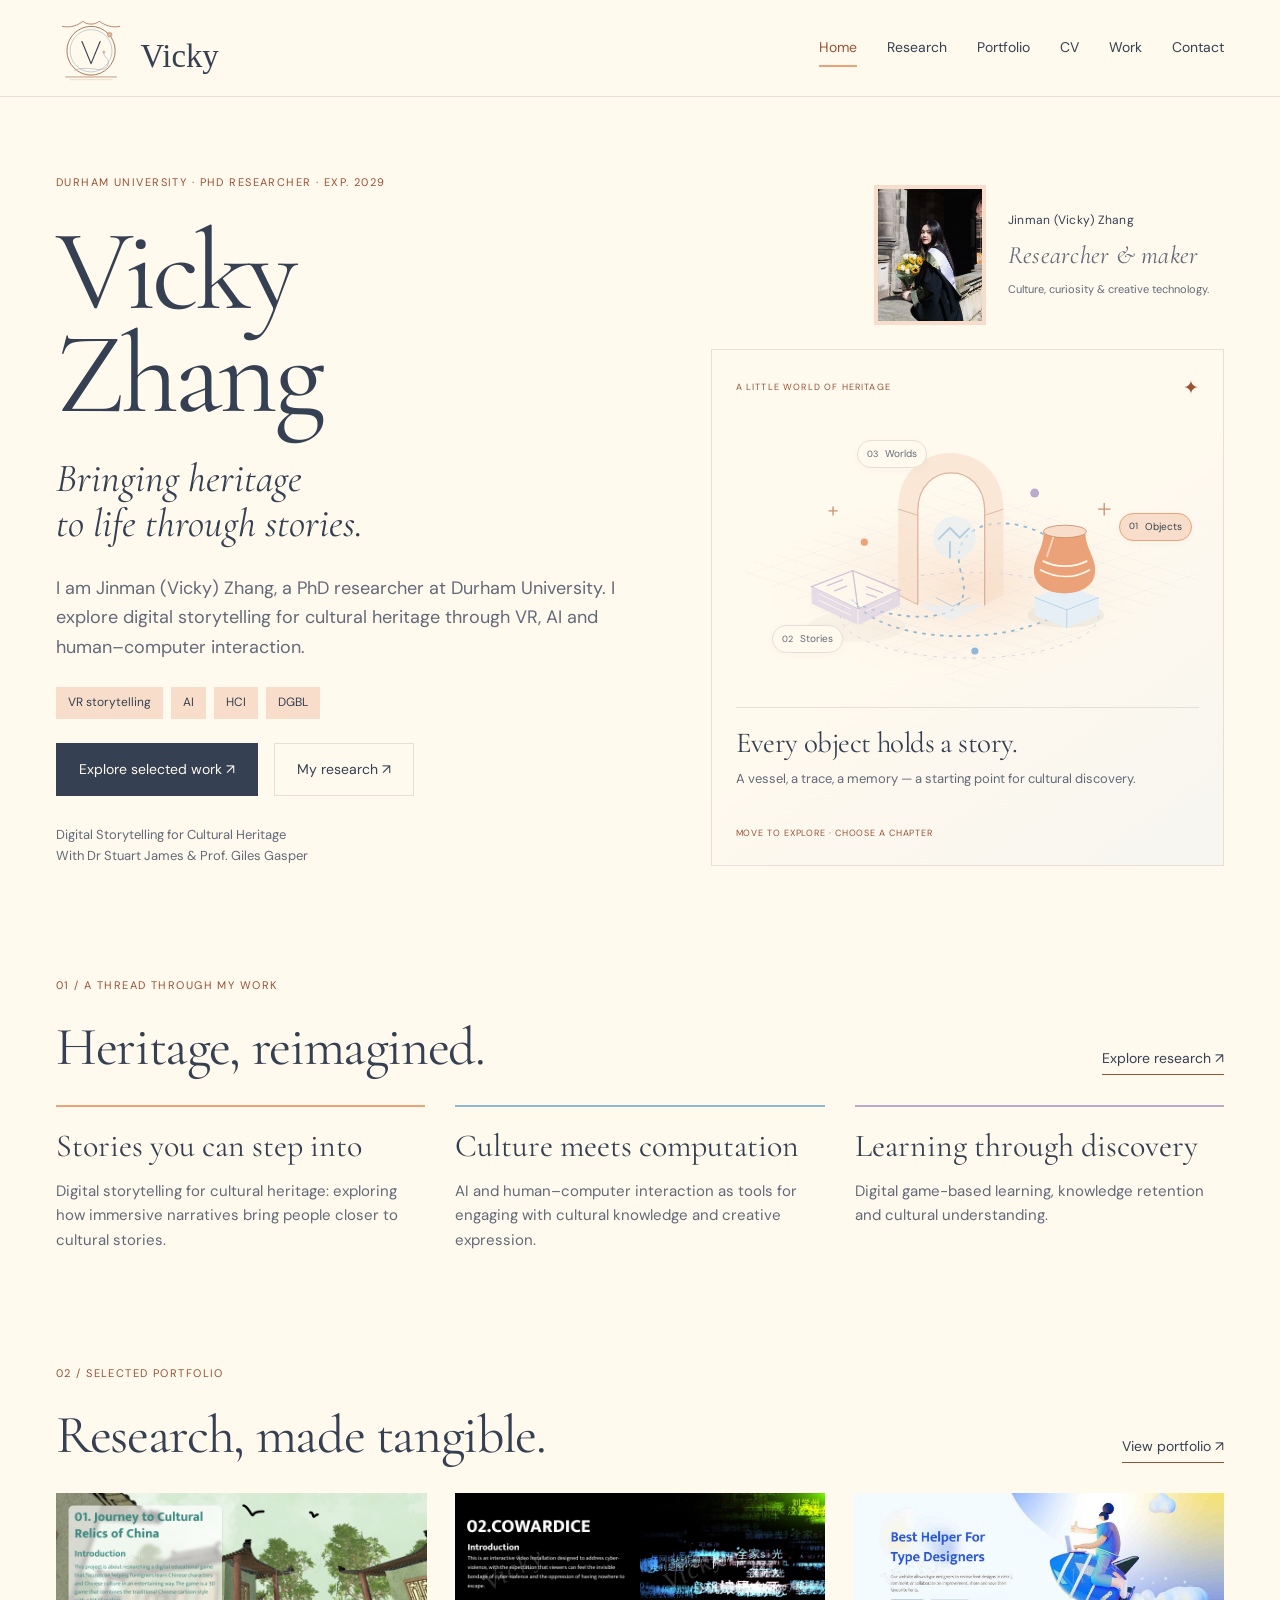
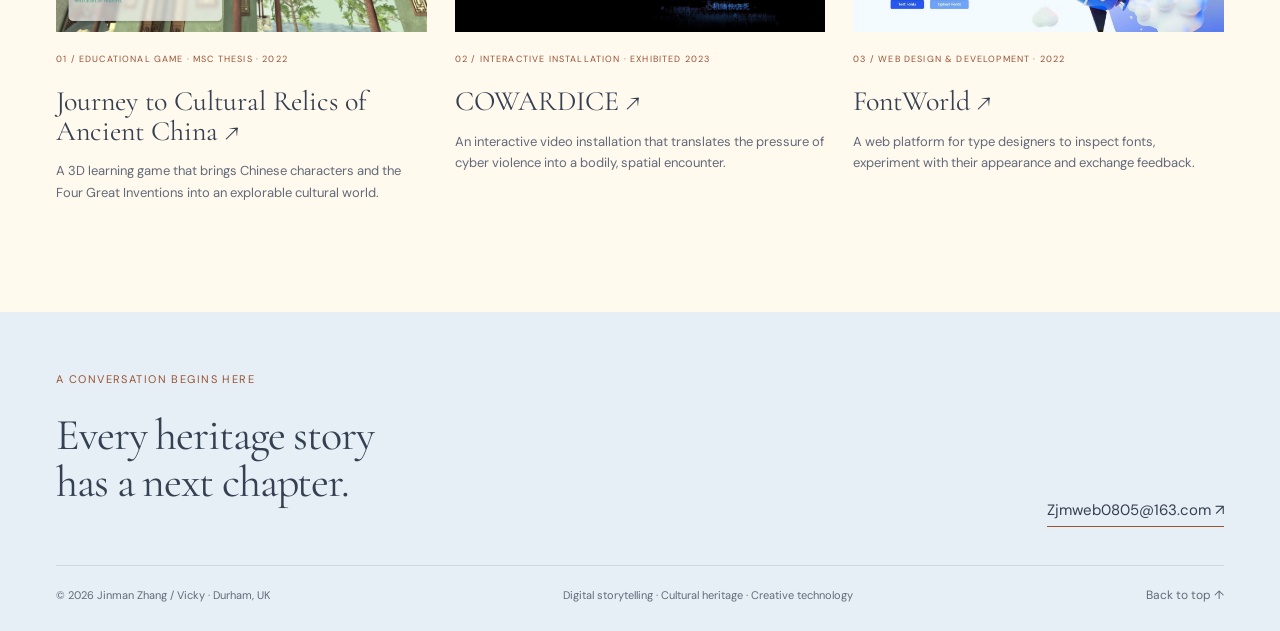
<file: index.html>
<!doctype html>
<html lang="en"><head><meta charset="utf-8"><meta name="viewport" content="width=device-width, initial-scale=1"><meta name="description" content="Jinman (Vicky) Zhang — PhD researcher at Durham University exploring digital storytelling for cultural heritage, VR, AI and HCI."><meta name="theme-color" content="#fff9ee"><title>Home — Vicky (Jinman) Zhang</title><link rel="icon" href="assets/favicon-moon-gate.svg" type="image/svg+xml"><link rel="stylesheet" href="styles.css"><script src="script.js" defer></script></head>
<body id="top"><a class="skip" href="#main">Skip to content</a>
<header class="site-header"><div class="wrap header-inner"><a class="brand brand-logo" href="index.html" aria-label="Vicky Zhang, home"><img src="assets/vicky-logo.svg" alt="Vicky — moon gate logo" width="400" height="148"></a><button class="menu-toggle" type="button" aria-expanded="false" aria-controls="primary-nav">Menu <span aria-hidden="true">＋</span></button><nav class="nav" id="primary-nav" aria-label="Main navigation"><a href="index.html" aria-current="page">Home</a><a href="research.html">Research</a><a href="portfolio.html">Portfolio</a><a href="cv.html">CV</a><a href="work.html">Work</a><a href="contact.html">Contact</a></nav></div></header>
<main id="main" class="wrap">
<section class="hero" aria-labelledby="home-title">
  <div><p class="eyebrow">Durham University · PhD researcher · Exp. 2029</p>
  <h1 id="home-title">Vicky<br>Zhang</h1>
  <p class="tagline">Bringing heritage<br>to life through stories.</p>
  <p class="bio">I am Jinman (Vicky) Zhang, a PhD researcher at Durham University. I explore digital storytelling for cultural heritage through VR, AI and human–computer interaction.</p>
  <div class="tags"><span class="tag">VR storytelling</span><span class="tag">AI</span><span class="tag">HCI</span><span class="tag">DGBL</span></div>
  <div class="actions"><a class="button" href="portfolio.html">Explore selected work ↗</a><a class="button secondary" href="research.html">My research ↗</a></div>
  <p class="supervisors">Digital Storytelling for Cultural Heritage<br>With Dr Stuart James &amp; Prof. Giles Gasper</p></div>
  <div class="hero-visual">
  <figure class="portrait portrait-compact"><div class="portrait-frame"><img src="assets/vicky-graduation.jpg" alt="Jinman (Vicky) Zhang in graduation robes, holding sunflowers and white flowers." width="1344" height="1344" fetchpriority="high"></div><figcaption>Jinman (Vicky) Zhang <span>Researcher &amp; maker</span><small>Culture, curiosity &amp; creative technology.</small></figcaption></figure>
  <section class="heritage-lab" aria-labelledby="heritage-title" data-active="objects">
    <div class="scene-heading"><p class="eyebrow">A little world of heritage</p><span aria-hidden="true">✦</span></div>
    <div class="heritage-stage">
      <svg class="heritage-drawing" width="560" height="340" viewBox="0 0 560 340" fill="none" aria-hidden="true">
        <defs><pattern id="heritage-grid" width="36" height="24" patternUnits="userSpaceOnUse" patternTransform="matrix(1 .32 -1 .32 275 160)"><path d="M36 0H0V24" stroke="#8DB8D8" stroke-opacity=".23" stroke-width="1"/></pattern><radialGradient id="heritage-glow"><stop stop-color="#F8DECA" stop-opacity=".8"/><stop offset="1" stop-color="#FFF9EE" stop-opacity="0"/></radialGradient></defs>
        <ellipse cx="280" cy="206" rx="255" ry="120" fill="url(#heritage-glow)"/>
        <path d="M20 185L290 85L548 198L280 320Z" fill="url(#heritage-grid)"/>
        <g class="scene-layer" data-depth=".45"><ellipse cx="282" cy="238" rx="145" ry="48" stroke="#B8ACCE" stroke-opacity=".5" stroke-dasharray="4 7"/><path class="story-thread" d="M150 220C200 290 425 265 403 192S248 113 273 192S146 230 150 220" stroke="#8DB8D8" stroke-width="2" stroke-dasharray="4 6"/></g>
        <g class="scene-layer scene-portal" data-depth=".8"><path d="M202 215V119C202 35 320 35 320 119V215L299 227V121C299 64 224 64 224 121V226Z" fill="#F8DECA"/><path d="M224 226V121C224 64 299 64 299 121V227" stroke="#C89272" stroke-width="1.4"/><path d="M202 215L224 226M202 119L224 126M320 119L299 126" stroke="#C89272"/><path d="M224 226L261 244L299 227" fill="#E6EFF5"/><path d="M244 218L263 228L283 218" stroke="#8DB8D8"/><circle cx="265" cy="151" r="24" fill="#E6EFF5"/><path d="M247 153L260 140L271 151L282 140M260 174V155" stroke="#8DB8D8" stroke-width="2"/></g>
        <g class="scene-layer scene-object" data-depth="1.2"><ellipse cx="390" cy="238" rx="43" ry="14" fill="#D9D3C8" opacity=".35"/><path d="M355 218L391 204L427 218V238L391 252L355 238Z" fill="#E6EFF5"/><path d="M355 218L391 232L427 218M391 232V252" stroke="#8DB8D8" stroke-opacity=".55"/><path d="M365 144C366 164 351 176 355 194C361 220 416 220 422 194C427 176 411 164 412 144Z" fill="#ECA278"/><ellipse cx="389" cy="144" rx="24" ry="7" fill="#F8DECA" stroke="#C89272"/><path d="M364 177C379 185 399 185 414 177M361 187C380 197 400 197 417 187" stroke="#FFF9EE" stroke-width="2"/><path d="M376 150C371 168 369 168 369 173" stroke="#FFF9EE" stroke-opacity=".6" stroke-width="2"/></g>
        <g class="scene-layer scene-book" data-depth="1.5"><ellipse cx="155" cy="251" rx="55" ry="17" fill="#D9D3C8" opacity=".25"/><path d="M105 206L151 188L204 210L157 231Z" fill="#FFF9EE" stroke="#B8ACCE" stroke-width="1.5"/><path d="M105 206V225L157 249L204 227V210L157 231Z" fill="#D8CFE5"/><path d="M157 231V249M113 214L149 231M113 221L149 238M166 233L195 220" stroke="#FFF9EE"/><path d="M151 188L157 231M122 205L140 198M130 211L145 205M166 206L185 213M166 214L178 218" stroke="#B8ACCE" stroke-width="1.5"/></g>
        <g class="scene-layer" data-depth="2"><circle cx="355" cy="101" r="5" fill="#B8ACCE"/><circle cx="164" cy="156" r="4" fill="#ECA278"/><circle cx="288" cy="278" r="4" fill="#8DB8D8"/><path d="M433 112V126M426 119H440M129 116V126M124 121H134" stroke="#C89272" stroke-width="1.5"/></g>
      </svg>
      <button class="scene-point point-object" type="button" data-story="objects" aria-pressed="true">01 <span>Objects</span></button>
      <button class="scene-point point-book" type="button" data-story="stories" aria-pressed="false">02 <span>Stories</span></button>
      <button class="scene-point point-portal" type="button" data-story="worlds" aria-pressed="false">03 <span>Worlds</span></button>
    </div>
    <div class="scene-caption"><h2 id="heritage-title">Every object holds a story.</h2><p class="scene-description" aria-live="polite">A vessel, a trace, a memory — a starting point for cultural discovery.</p><p class="scene-hint">Move to explore · Choose a chapter</p></div>
  </section>
</div>

</section>
<section class="section" aria-labelledby="research-preview"><div class="section-head"><div><p class="eyebrow">01 / A thread through my work</p><h2 id="research-preview">Heritage, reimagined.</h2></div><a class="text-link" href="research.html">Explore research ↗</a></div><div class="directions"><article class="direction"><h3>Stories you can step into</h3><p>Digital storytelling for cultural heritage: exploring how immersive narratives bring people closer to cultural stories.</p></article><article class="direction"><h3>Culture meets computation</h3><p>AI and human–computer interaction as tools for engaging with cultural knowledge and creative expression.</p></article><article class="direction"><h3>Learning through discovery</h3><p>Digital game-based learning, knowledge retention and cultural understanding.</p></article></div></section>
<section class="section" aria-labelledby="work-preview"><div class="section-head"><div><p class="eyebrow">02 / Selected portfolio</p><h2 id="work-preview">Research, made tangible.</h2></div><a class="text-link" href="portfolio.html">View portfolio ↗</a></div><div class="preview-grid"><article class="preview-card"><a href="cultural-relics.html"><figure class="project-photo relics supplied-cover"><img src="assets/projects/relics-cover.jpg" width="3200" height="1200" alt="Original project cover introducing Journey to Cultural Relics of China, with a traditional Chinese game environment." loading="lazy"></figure><p class="eyebrow">01 / EDUCATIONAL GAME · MSc THESIS · 2022</p><h3>Journey to Cultural Relics of Ancient China <span aria-hidden="true">↗</span></h3><p class="muted small">A 3D learning game that brings Chinese characters and the Four Great Inventions into an explorable cultural world.</p></a></article><article class="preview-card"><a href="cowardice.html"><figure class="project-photo voices supplied-cover"><img src="assets/projects/cowardice-cover.jpg" width="3200" height="1200" alt="Original COWARDICE cover with the project introduction and a field of projected words." loading="lazy"></figure><p class="eyebrow">02 / INTERACTIVE INSTALLATION · EXHIBITED 2023</p><h3>COWARDICE <span aria-hidden="true">↗</span></h3><p class="muted small">An interactive video installation that translates the pressure of cyber violence into a bodily, spatial encounter.</p></a></article><article class="preview-card"><a href="fontworld.html"><figure class="project-photo fontworld supplied-cover"><img src="assets/projects/fontworld-cover.jpg" width="1392" height="522" alt="The FontWorld home page with blue and yellow typography and a 3D figure using a laptop." loading="lazy"></figure><p class="eyebrow">03 / WEB DESIGN & DEVELOPMENT · 2022</p><h3>FontWorld <span aria-hidden="true">↗</span></h3><p class="muted small">A web platform for type designers to inspect fonts, experiment with their appearance and exchange feedback.</p></a></article></div></section>
</main>
<footer class="site-footer"><div class="wrap"><div class="footer-top"><div><p class="eyebrow">A conversation begins here</p><h2>Every heritage story<br>has a next chapter.</h2></div><a class="footer-email text-link" href="mailto:Zjmweb0805@163.com">Zjmweb0805@163.com ↗</a></div><div class="footer-bottom"><span>© 2026 Jinman Zhang / Vicky · Durham, UK</span><span>Digital storytelling · Cultural heritage · Creative technology</span><a class="back-top" href="#top">Back to top ↑</a></div></div></footer>
</body></html>
</file>
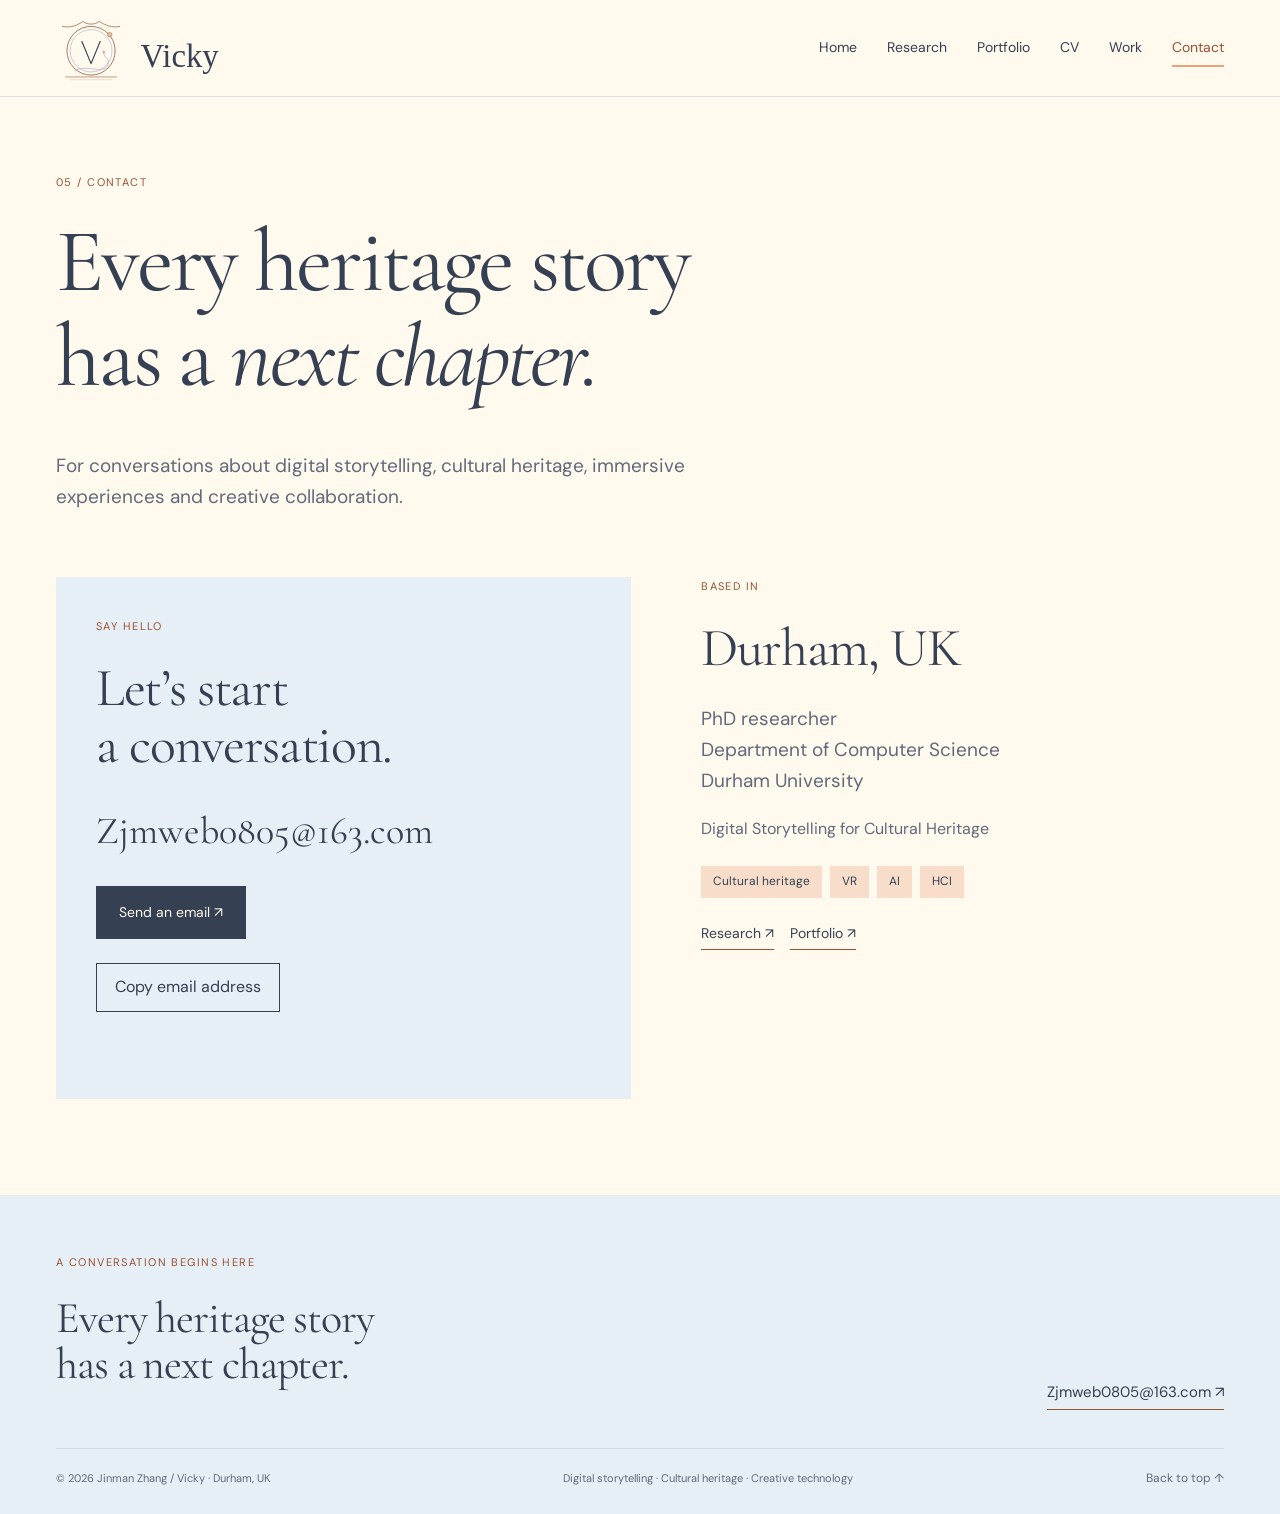
<file: contact.html>
<!doctype html>
<html lang="en"><head><meta charset="utf-8"><meta name="viewport" content="width=device-width, initial-scale=1"><meta name="description" content="Contact Jinman (Vicky) Zhang for research and creative conversations."><meta name="theme-color" content="#fff9ee"><title>Contact — Vicky (Jinman) Zhang</title><link rel="icon" href="assets/favicon-moon-gate.svg" type="image/svg+xml"><link rel="stylesheet" href="styles.css"><script src="script.js" defer></script></head>
<body id="top"><a class="skip" href="#main">Skip to content</a>
<header class="site-header"><div class="wrap header-inner"><a class="brand brand-logo" href="index.html" aria-label="Vicky Zhang, home"><img src="assets/vicky-logo.svg" alt="Vicky — moon gate logo" width="400" height="148"></a><button class="menu-toggle" type="button" aria-expanded="false" aria-controls="primary-nav">Menu <span aria-hidden="true">＋</span></button><nav class="nav" id="primary-nav" aria-label="Main navigation"><a href="index.html">Home</a><a href="research.html">Research</a><a href="portfolio.html">Portfolio</a><a href="cv.html">CV</a><a href="work.html">Work</a><a href="contact.html" aria-current="page">Contact</a></nav></div></header>
<main id="main" class="wrap"><header class="page-intro"><p class="eyebrow">05 / Contact</p><h1>Every heritage story<br>has a <span class="serif-italic">next chapter.</span></h1><p class="lead">For conversations about digital storytelling, cultural heritage, immersive experiences and creative collaboration.</p></header>
<div class="contact-layout"><section class="contact-panel" aria-labelledby="email-title"><p class="eyebrow">Say hello</p><h2 id="email-title">Let’s start<br>a conversation.</h2><a class="contact-email" href="mailto:Zjmweb0805@163.com">Zjmweb0805@163.com</a><div class="actions"><a class="button" href="mailto:Zjmweb0805@163.com">Send an email ↗</a></div><button class="copy-button" type="button">Copy email address</button><p class="copy-status" role="status" aria-live="polite"></p></section><section><p class="eyebrow">Based in</p><h2>Durham, UK</h2><p class="lead">PhD researcher<br>Department of Computer Science<br>Durham University</p><p class="muted">Digital Storytelling for Cultural Heritage</p><div class="tags"><span class="tag">Cultural heritage</span><span class="tag">VR</span><span class="tag">AI</span><span class="tag">HCI</span></div><div class="actions"><a class="text-link" href="research.html">Research ↗</a><a class="text-link" href="portfolio.html">Portfolio ↗</a></div></section></div>
</main>
<footer class="site-footer"><div class="wrap"><div class="footer-top"><div><p class="eyebrow">A conversation begins here</p><h2>Every heritage story<br>has a next chapter.</h2></div><a class="footer-email text-link" href="mailto:Zjmweb0805@163.com">Zjmweb0805@163.com ↗</a></div><div class="footer-bottom"><span>© 2026 Jinman Zhang / Vicky · Durham, UK</span><span>Digital storytelling · Cultural heritage · Creative technology</span><a class="back-top" href="#top">Back to top ↑</a></div></div></footer>
</body></html>
</file>
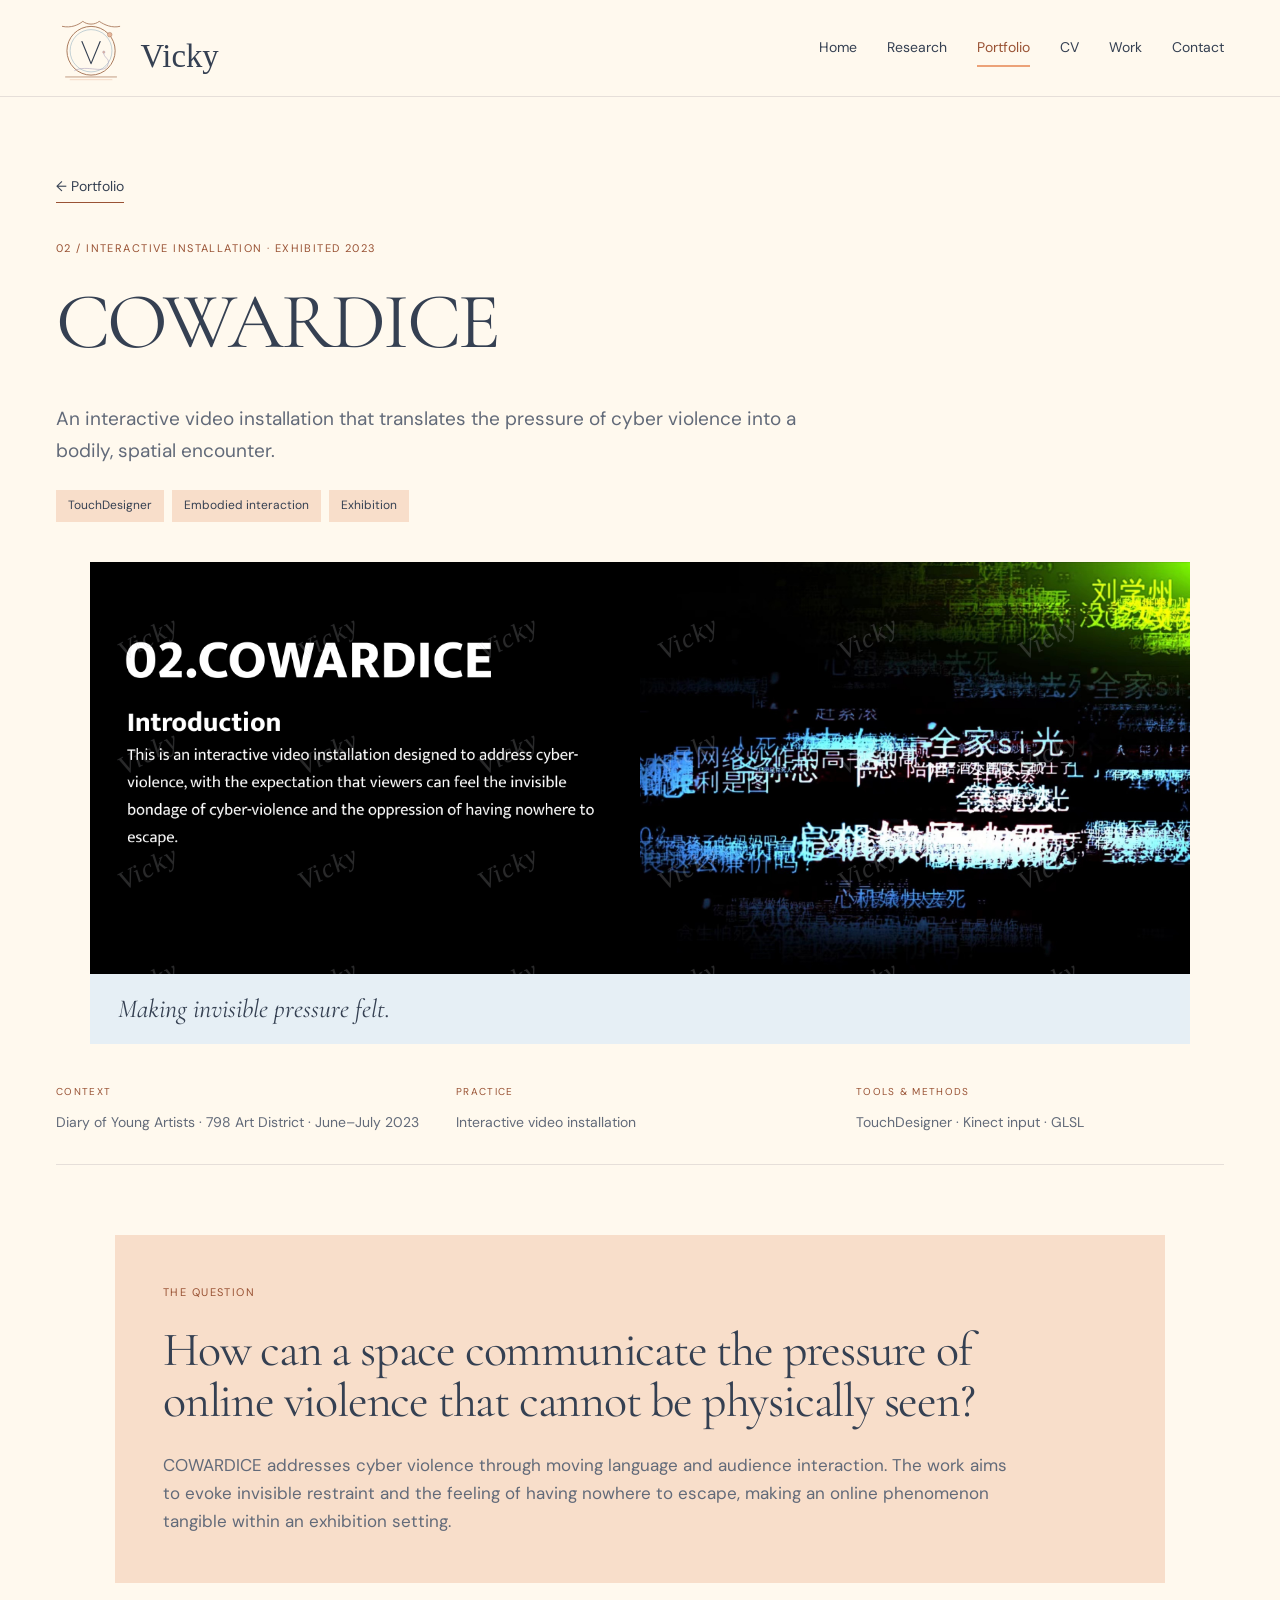
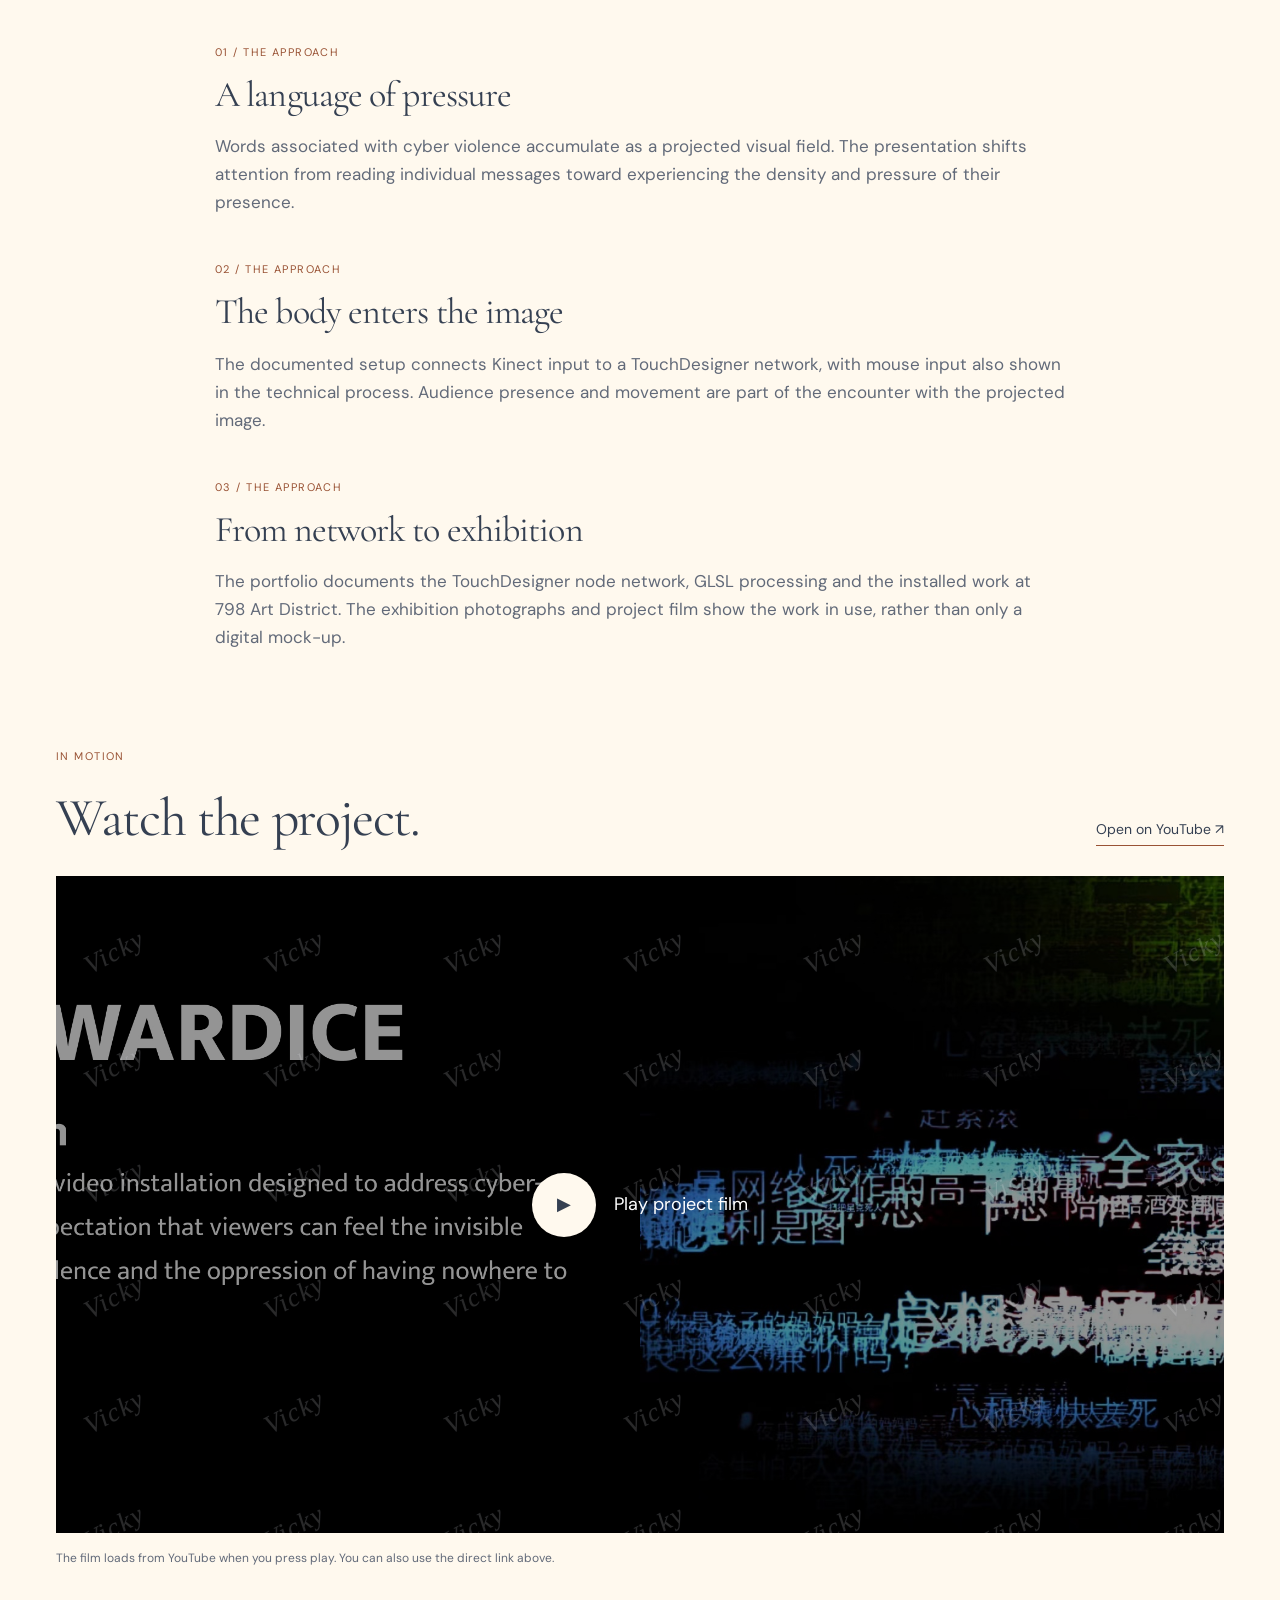
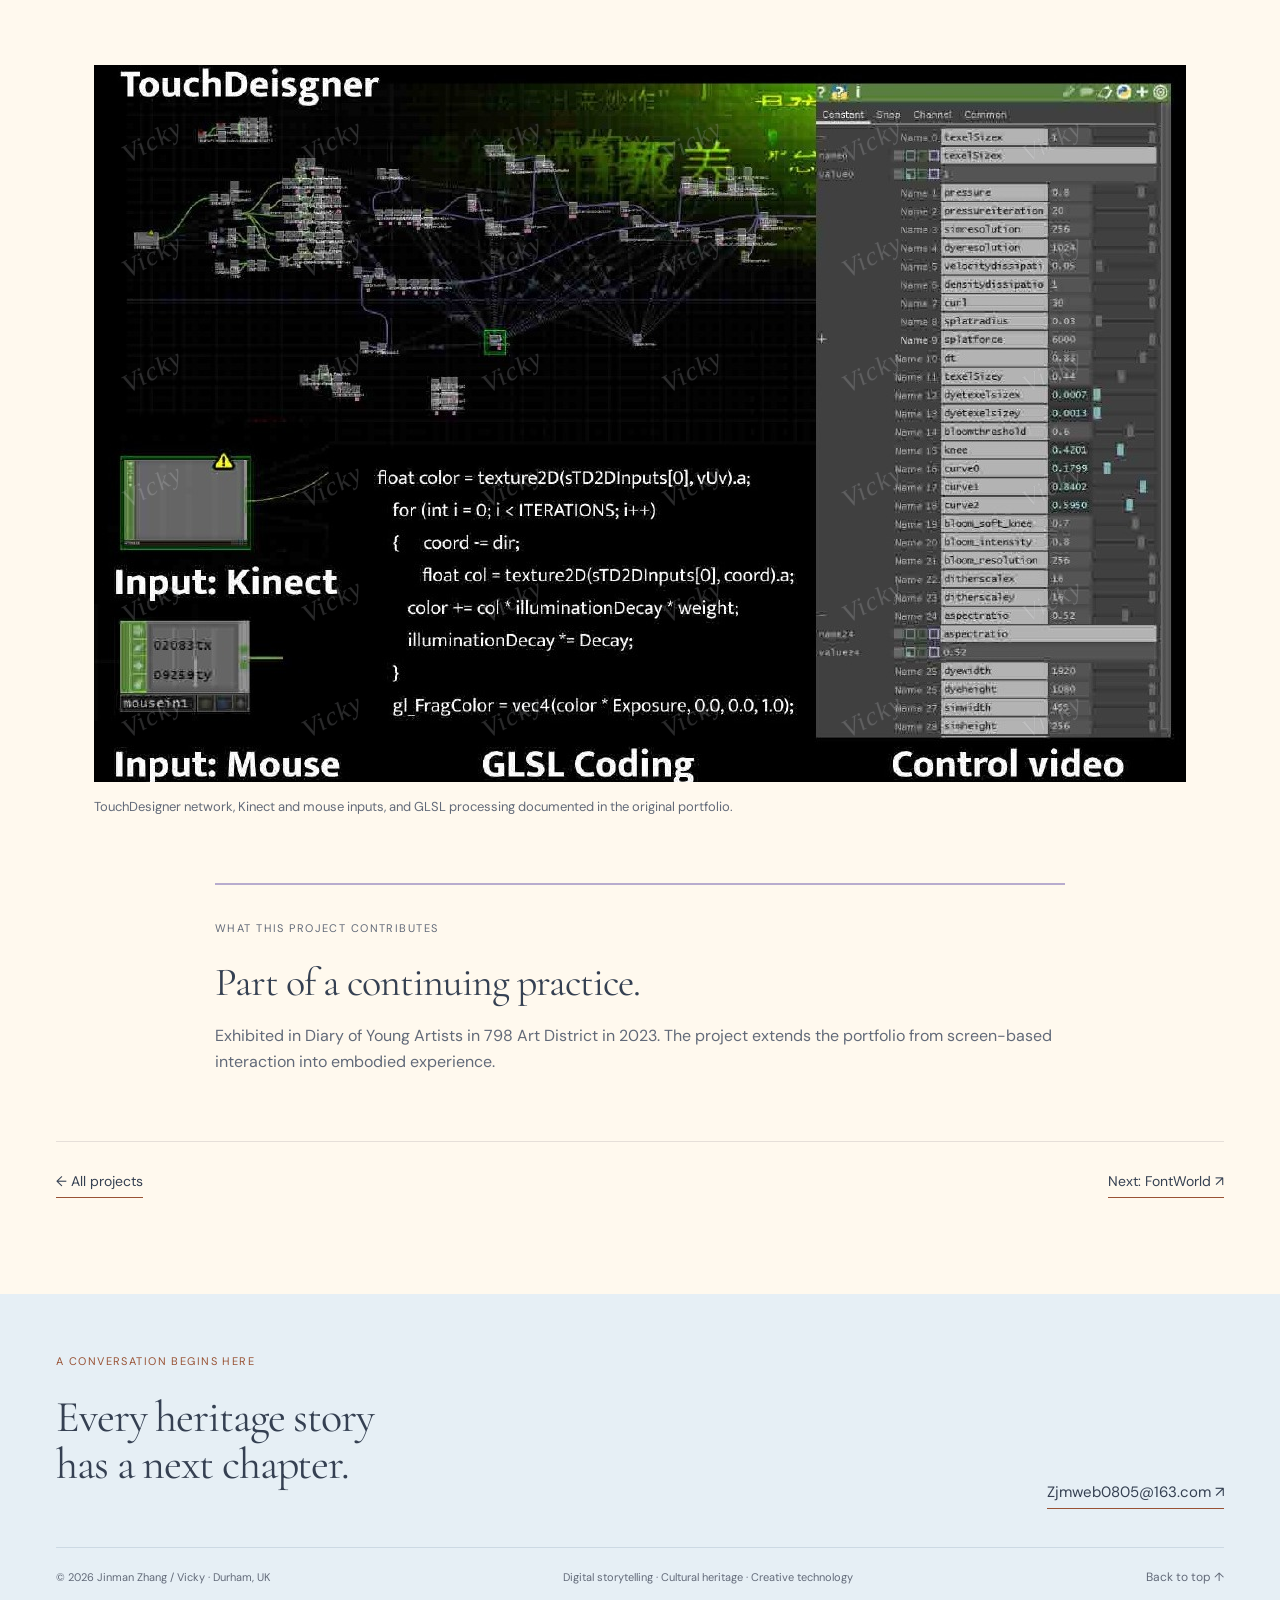
<file: cowardice.html>
<!doctype html>
<html lang="en"><head><meta charset="utf-8"><meta name="viewport" content="width=device-width, initial-scale=1"><meta name="description" content="An interactive video installation that translates the pressure of cyber violence into a bodily, spatial encounter."><meta name="theme-color" content="#fff9ee"><title>COWARDICE — Vicky (Jinman) Zhang</title><link rel="icon" href="assets/favicon-moon-gate.svg" type="image/svg+xml"><link rel="stylesheet" href="styles.css"><script src="script.js" defer></script></head>
<body id="top"><a class="skip" href="#main">Skip to content</a>
<header class="site-header"><div class="wrap header-inner"><a class="brand brand-logo" href="index.html" aria-label="Vicky Zhang, home"><img src="assets/vicky-logo.svg" alt="Vicky — moon gate logo" width="400" height="148"></a><button class="menu-toggle" type="button" aria-expanded="false" aria-controls="primary-nav">Menu <span aria-hidden="true">＋</span></button><nav class="nav" id="primary-nav" aria-label="Main navigation"><a href="index.html">Home</a><a href="research.html">Research</a><a href="portfolio.html" aria-current="page">Portfolio</a><a href="cv.html">CV</a><a href="work.html">Work</a><a href="contact.html">Contact</a></nav></div></header>
<main id="main" class="wrap"><a class="text-link breadcrumb" href="portfolio.html">← Portfolio</a>
<header class="case-header"><p class="eyebrow">02 / INTERACTIVE INSTALLATION · EXHIBITED 2023</p><h1>COWARDICE</h1><p class="lead">An interactive video installation that translates the pressure of cyber violence into a bodily, spatial encounter.</p><div class="tags"><span class="tag">TouchDesigner</span><span class="tag">Embodied interaction</span><span class="tag">Exhibition</span></div></header>
<div class="case-hero"><figure class="project-photo voices supplied-cover"><img src="assets/projects/cowardice-cover.jpg" width="3200" height="1200" alt="Original COWARDICE cover with the project introduction and a field of projected words." loading="lazy"><figcaption>Making invisible pressure felt.</figcaption></figure></div>
<dl class="case-facts"><div><dt>Context</dt><dd>Diary of Young Artists · 798 Art District · June–July 2023</dd></div><div><dt>Practice</dt><dd>Interactive video installation</dd></div><div><dt>Tools &amp; methods</dt><dd>TouchDesigner · Kinect input · GLSL</dd></div></dl>
<section class="case-question"><p class="eyebrow">The question</p><h2>How can a space communicate the pressure of online violence that cannot be physically seen?</h2><p>COWARDICE addresses cyber violence through moving language and audience interaction. The work aims to evoke invisible restraint and the feeling of having nowhere to escape, making an online phenomenon tangible within an exhibition setting.</p></section>
<div class="case-body"><section class="case-section"><p class="eyebrow">01 / The approach</p><h2>A language of pressure</h2><p>Words associated with cyber violence accumulate as a projected visual field. The presentation shifts attention from reading individual messages toward experiencing the density and pressure of their presence.</p></section><section class="case-section"><p class="eyebrow">02 / The approach</p><h2>The body enters the image</h2><p>The documented setup connects Kinect input to a TouchDesigner network, with mouse input also shown in the technical process. Audience presence and movement are part of the encounter with the projected image.</p></section><section class="case-section"><p class="eyebrow">03 / The approach</p><h2>From network to exhibition</h2><p>The portfolio documents the TouchDesigner node network, GLSL processing and the installed work at 798 Art District. The exhibition photographs and project film show the work in use, rather than only a digital mock-up.</p></section></div>
<section class="section" aria-labelledby="film-title"><div class="section-head"><div><p class="eyebrow">In motion</p><h2 id="film-title">Watch the project.</h2></div><a class="text-link" href="https://www.youtube.com/watch?v=JjMINTt8ydI" target="_blank" rel="noopener noreferrer">Open on YouTube ↗</a></div><div class="video-shell" data-video="JjMINTt8ydI" data-title="COWARDICE"><img src="assets/projects/cowardice-cover.jpg" alt="" loading="lazy"><button class="video-play" type="button" aria-label="Play COWARDICE project film"><span aria-hidden="true">▶</span> Play project film</button></div><p class="note">The film loads from YouTube when you press play. You can also use the direct link above.</p></section>
<section class="section" aria-label="Project documentation"><figure class="case-figure" style="max-width:min(100%, 1092px)"><a href="assets/projects/cowardice-process.jpg" target="_blank" rel="noopener" aria-label="Open full-size project image"><img src="assets/projects/cowardice-process.jpg" width="1092" height="717" alt="TouchDesigner network, Kinect and mouse inputs, and GLSL processing documented in the original portfolio." loading="lazy"></a><figcaption>TouchDesigner network, Kinect and mouse inputs, and GLSL processing documented in the original portfolio.</figcaption></figure></section>
<section class="case-outcome"><p class="eyebrow">What this project contributes</p><h2>Part of a continuing practice.</h2><p>Exhibited in Diary of Young Artists in 798 Art District in 2023. The project extends the portfolio from screen-based interaction into embodied experience.</p></section>
<nav class="case-next" aria-label="More portfolio projects"><a class="text-link" href="portfolio.html">← All projects</a><a class="text-link" href="fontworld.html">Next: FontWorld ↗</a></nav></main>
<footer class="site-footer"><div class="wrap"><div class="footer-top"><div><p class="eyebrow">A conversation begins here</p><h2>Every heritage story<br>has a next chapter.</h2></div><a class="footer-email text-link" href="mailto:Zjmweb0805@163.com">Zjmweb0805@163.com ↗</a></div><div class="footer-bottom"><span>© 2026 Jinman Zhang / Vicky · Durham, UK</span><span>Digital storytelling · Cultural heritage · Creative technology</span><a class="back-top" href="#top">Back to top ↑</a></div></div></footer>
</body></html>
</file>
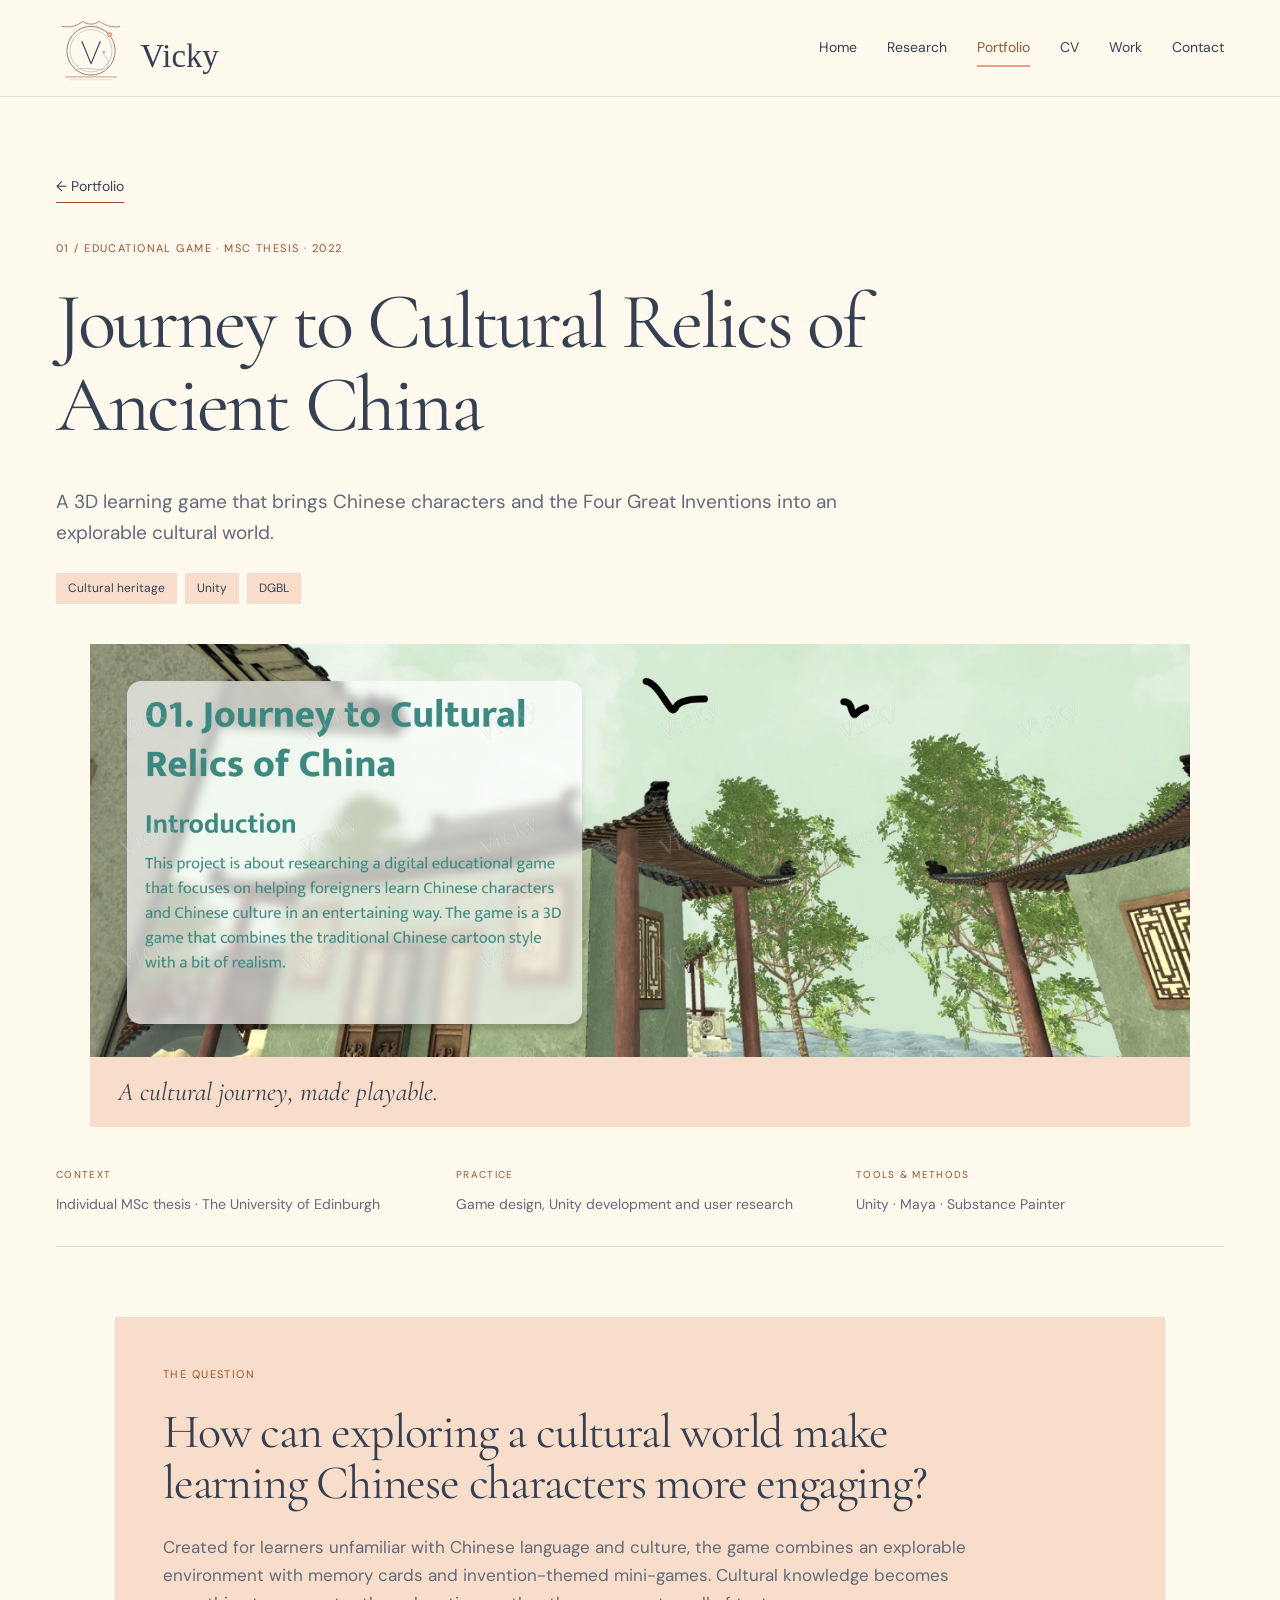
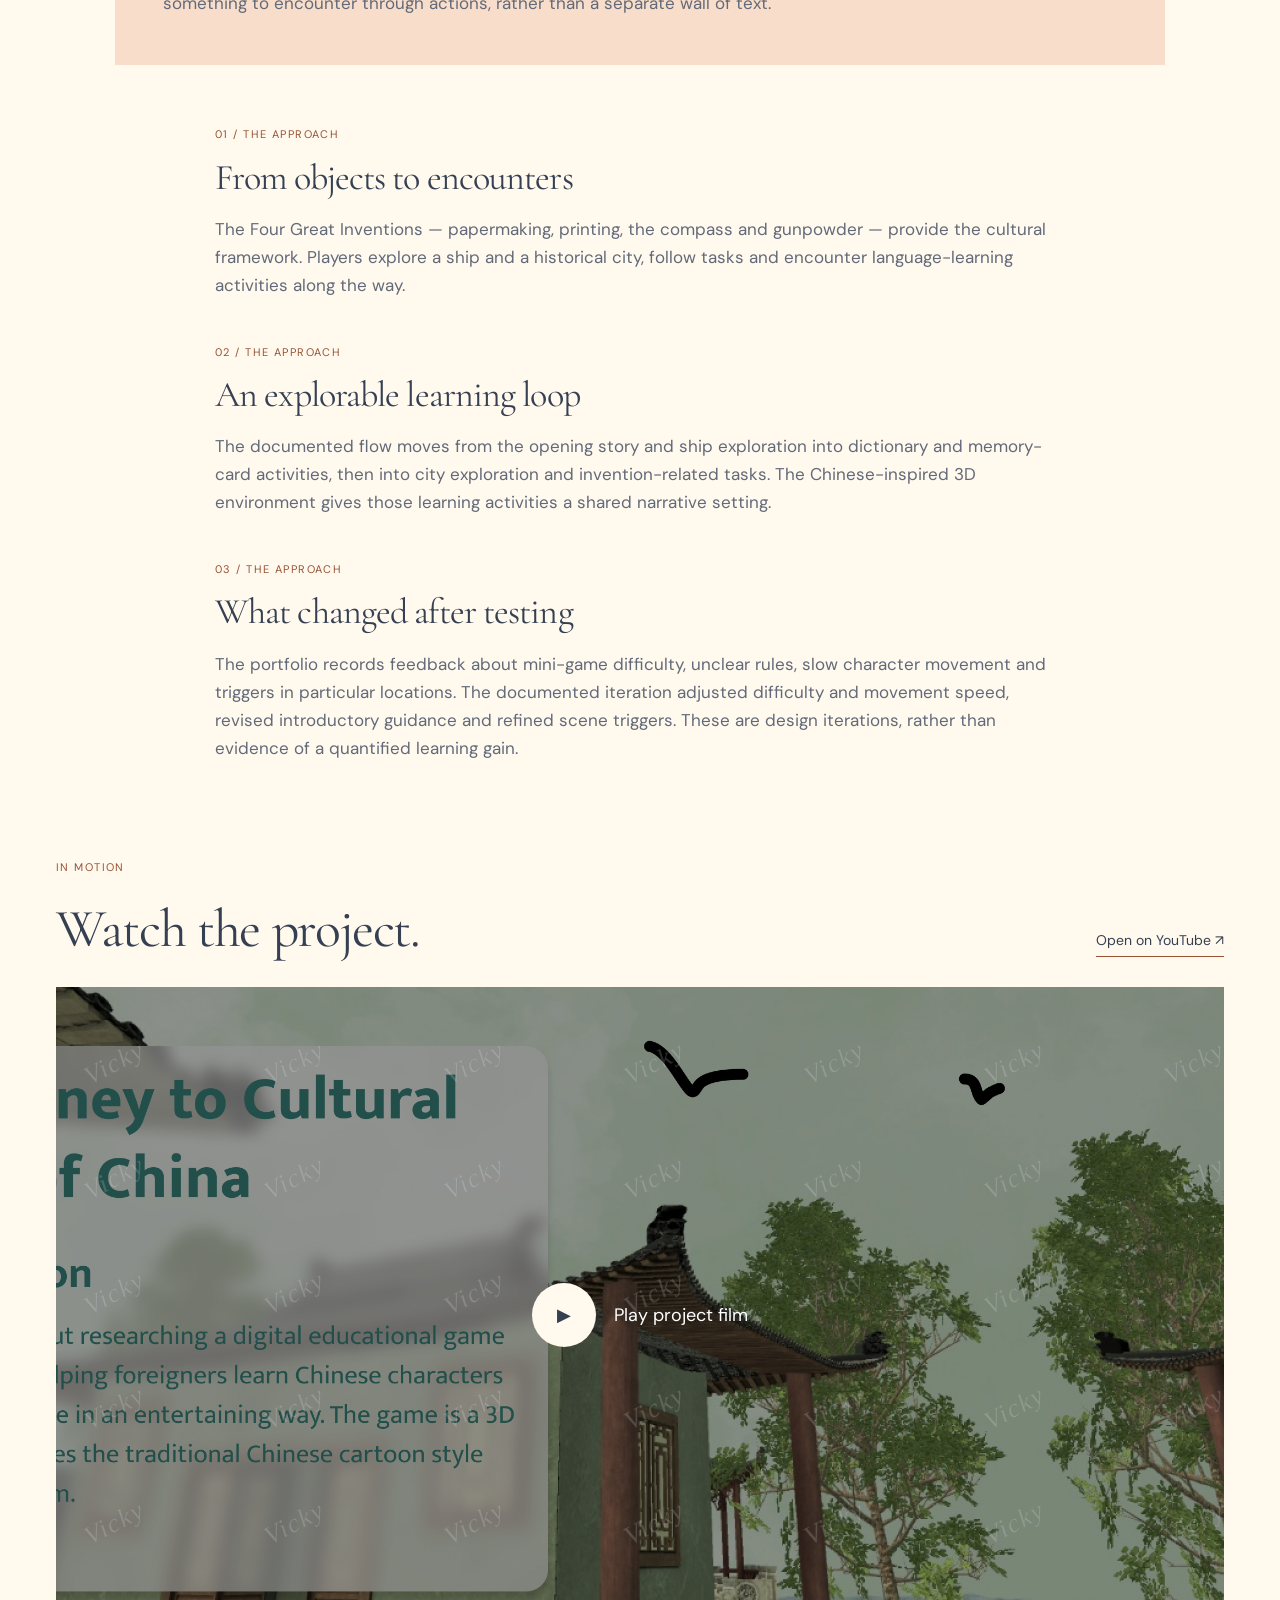
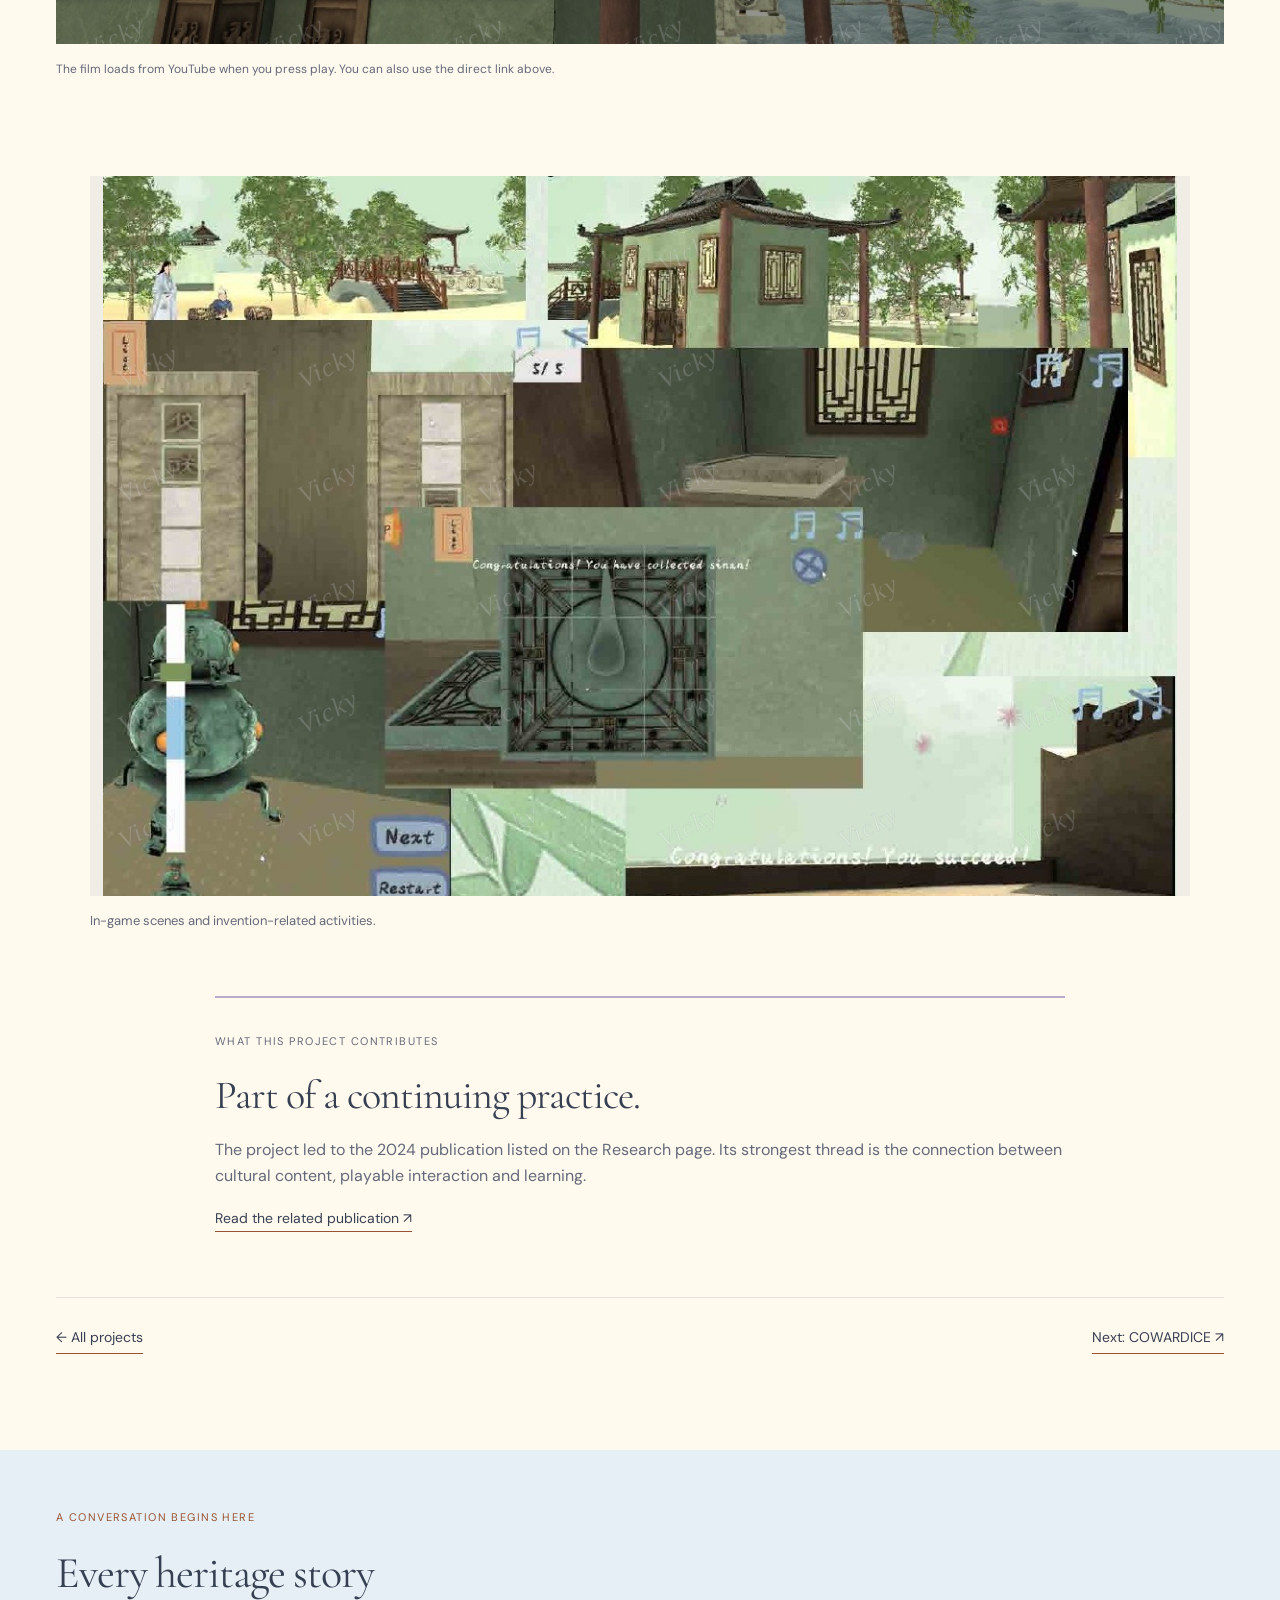
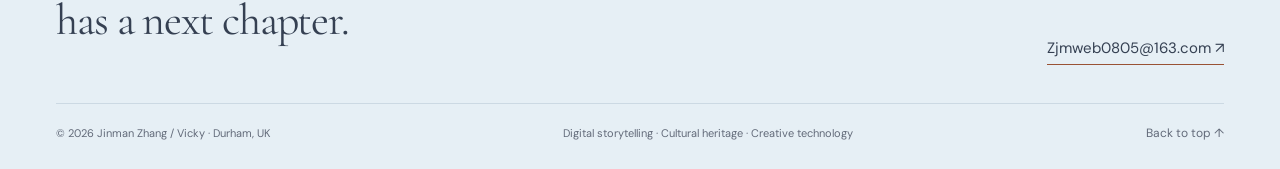
<file: cultural-relics.html>
<!doctype html>
<html lang="en"><head><meta charset="utf-8"><meta name="viewport" content="width=device-width, initial-scale=1"><meta name="description" content="A 3D learning game that brings Chinese characters and the Four Great Inventions into an explorable cultural world."><meta name="theme-color" content="#fff9ee"><title>Journey to Cultural Relics of Ancient China — Vicky (Jinman) Zhang</title><link rel="icon" href="assets/favicon-moon-gate.svg" type="image/svg+xml"><link rel="stylesheet" href="styles.css"><script src="script.js" defer></script></head>
<body id="top"><a class="skip" href="#main">Skip to content</a>
<header class="site-header"><div class="wrap header-inner"><a class="brand brand-logo" href="index.html" aria-label="Vicky Zhang, home"><img src="assets/vicky-logo.svg" alt="Vicky — moon gate logo" width="400" height="148"></a><button class="menu-toggle" type="button" aria-expanded="false" aria-controls="primary-nav">Menu <span aria-hidden="true">＋</span></button><nav class="nav" id="primary-nav" aria-label="Main navigation"><a href="index.html">Home</a><a href="research.html">Research</a><a href="portfolio.html" aria-current="page">Portfolio</a><a href="cv.html">CV</a><a href="work.html">Work</a><a href="contact.html">Contact</a></nav></div></header>
<main id="main" class="wrap"><a class="text-link breadcrumb" href="portfolio.html">← Portfolio</a>
<header class="case-header"><p class="eyebrow">01 / EDUCATIONAL GAME · MSc THESIS · 2022</p><h1>Journey to Cultural Relics of Ancient China</h1><p class="lead">A 3D learning game that brings Chinese characters and the Four Great Inventions into an explorable cultural world.</p><div class="tags"><span class="tag">Cultural heritage</span><span class="tag">Unity</span><span class="tag">DGBL</span></div></header>
<div class="case-hero"><figure class="project-photo relics supplied-cover"><img src="assets/projects/relics-cover.jpg" width="3200" height="1200" alt="Original project cover introducing Journey to Cultural Relics of China, with a traditional Chinese game environment." loading="lazy"><figcaption>A cultural journey, made playable.</figcaption></figure></div>
<dl class="case-facts"><div><dt>Context</dt><dd>Individual MSc thesis · The University of Edinburgh</dd></div><div><dt>Practice</dt><dd>Game design, Unity development and user research</dd></div><div><dt>Tools &amp; methods</dt><dd>Unity · Maya · Substance Painter</dd></div></dl>
<section class="case-question"><p class="eyebrow">The question</p><h2>How can exploring a cultural world make learning Chinese characters more engaging?</h2><p>Created for learners unfamiliar with Chinese language and culture, the game combines an explorable environment with memory cards and invention-themed mini-games. Cultural knowledge becomes something to encounter through actions, rather than a separate wall of text.</p></section>
<div class="case-body"><section class="case-section"><p class="eyebrow">01 / The approach</p><h2>From objects to encounters</h2><p>The Four Great Inventions — papermaking, printing, the compass and gunpowder — provide the cultural framework. Players explore a ship and a historical city, follow tasks and encounter language-learning activities along the way.</p></section><section class="case-section"><p class="eyebrow">02 / The approach</p><h2>An explorable learning loop</h2><p>The documented flow moves from the opening story and ship exploration into dictionary and memory-card activities, then into city exploration and invention-related tasks. The Chinese-inspired 3D environment gives those learning activities a shared narrative setting.</p></section><section class="case-section"><p class="eyebrow">03 / The approach</p><h2>What changed after testing</h2><p>The portfolio records feedback about mini-game difficulty, unclear rules, slow character movement and triggers in particular locations. The documented iteration adjusted difficulty and movement speed, revised introductory guidance and refined scene triggers. These are design iterations, rather than evidence of a quantified learning gain.</p></section></div>
<section class="section" aria-labelledby="film-title"><div class="section-head"><div><p class="eyebrow">In motion</p><h2 id="film-title">Watch the project.</h2></div><a class="text-link" href="https://www.youtube.com/watch?v=NDculJIBkFE" target="_blank" rel="noopener noreferrer">Open on YouTube ↗</a></div><div class="video-shell" data-video="NDculJIBkFE" data-title="Journey to Cultural Relics of Ancient China"><img src="assets/projects/relics-cover.jpg" alt="" loading="lazy"><button class="video-play" type="button" aria-label="Play Journey to Cultural Relics of Ancient China project film"><span aria-hidden="true">▶</span> Play project film</button></div><p class="note">The film loads from YouTube when you press play. You can also use the direct link above.</p></section>
<section class="section" aria-label="Project documentation"><figure class="case-figure" style="max-width:min(100%, 1100px)"><a href="assets/projects/relics-gameplay.jpg" target="_blank" rel="noopener" aria-label="Open full-size project image"><img src="assets/projects/relics-gameplay.jpg" width="1118" height="750" alt="In-game scenes and invention-related activities." loading="lazy"></a><figcaption>In-game scenes and invention-related activities.</figcaption></figure></section>
<section class="case-outcome"><p class="eyebrow">What this project contributes</p><h2>Part of a continuing practice.</h2><p>The project led to the 2024 publication listed on the Research page. Its strongest thread is the connection between cultural content, playable interaction and learning.</p><a class="text-link" href="https://doi.org/10.54254/2753-7048/49/20231879" target="_blank" rel="noopener noreferrer">Read the related publication ↗</a></section>
<nav class="case-next" aria-label="More portfolio projects"><a class="text-link" href="portfolio.html">← All projects</a><a class="text-link" href="cowardice.html">Next: COWARDICE ↗</a></nav></main>
<footer class="site-footer"><div class="wrap"><div class="footer-top"><div><p class="eyebrow">A conversation begins here</p><h2>Every heritage story<br>has a next chapter.</h2></div><a class="footer-email text-link" href="mailto:Zjmweb0805@163.com">Zjmweb0805@163.com ↗</a></div><div class="footer-bottom"><span>© 2026 Jinman Zhang / Vicky · Durham, UK</span><span>Digital storytelling · Cultural heritage · Creative technology</span><a class="back-top" href="#top">Back to top ↑</a></div></div></footer>
</body></html>
</file>
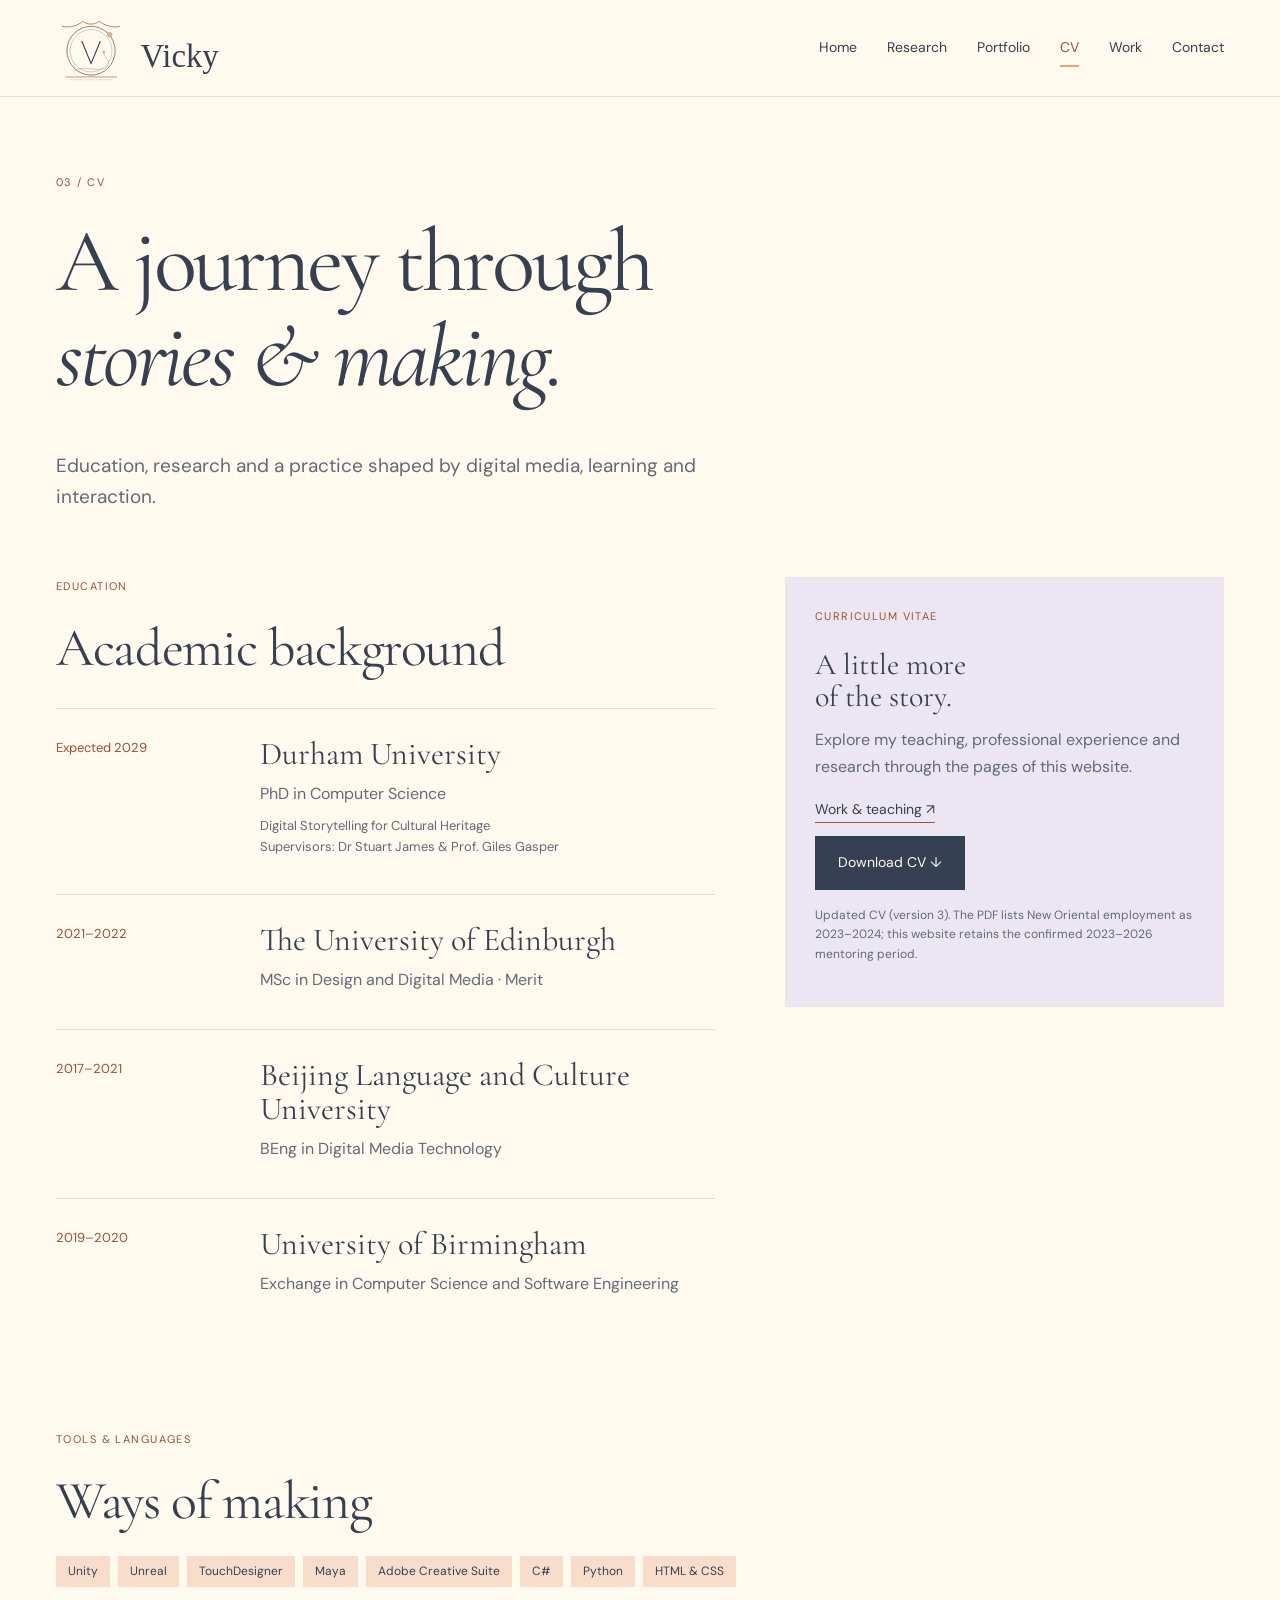
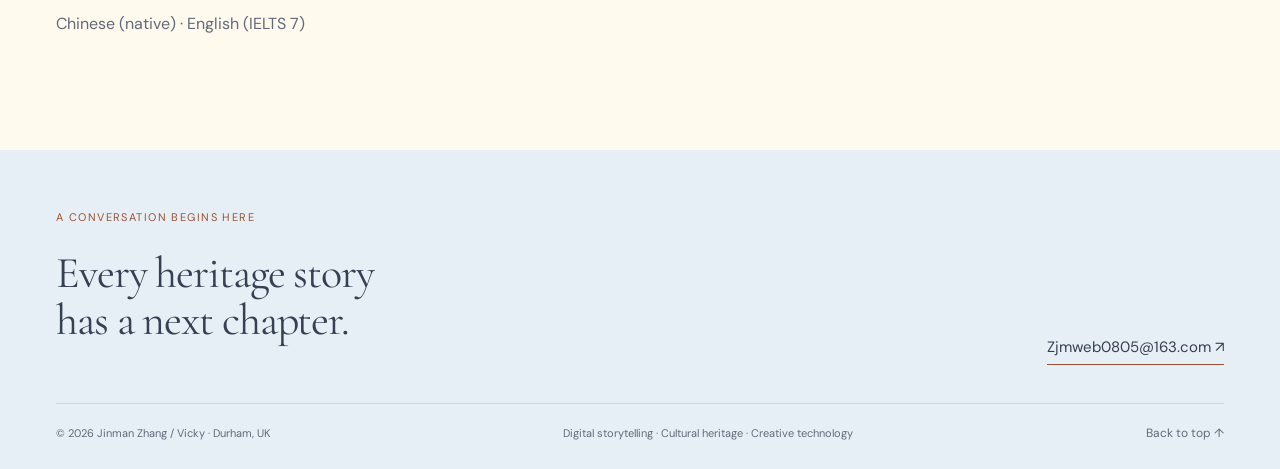
<file: cv.html>
<!doctype html>
<html lang="en"><head><meta charset="utf-8"><meta name="viewport" content="width=device-width, initial-scale=1"><meta name="description" content="Education and curriculum vitae of Jinman (Vicky) Zhang, Durham University PhD researcher."><meta name="theme-color" content="#fff9ee"><title>CV — Vicky (Jinman) Zhang</title><link rel="icon" href="assets/favicon-moon-gate.svg" type="image/svg+xml"><link rel="stylesheet" href="styles.css"><script src="script.js" defer></script></head>
<body id="top"><a class="skip" href="#main">Skip to content</a>
<header class="site-header"><div class="wrap header-inner"><a class="brand brand-logo" href="index.html" aria-label="Vicky Zhang, home"><img src="assets/vicky-logo.svg" alt="Vicky — moon gate logo" width="400" height="148"></a><button class="menu-toggle" type="button" aria-expanded="false" aria-controls="primary-nav">Menu <span aria-hidden="true">＋</span></button><nav class="nav" id="primary-nav" aria-label="Main navigation"><a href="index.html">Home</a><a href="research.html">Research</a><a href="portfolio.html">Portfolio</a><a href="cv.html" aria-current="page">CV</a><a href="work.html">Work</a><a href="contact.html">Contact</a></nav></div></header>
<main id="main" class="wrap"><header class="page-intro"><p class="eyebrow">03 / CV</p><h1>A journey through<br><span class="serif-italic">stories &amp; making.</span></h1><p class="lead">Education, research and a practice shaped by digital media, learning and interaction.</p></header>
<div class="split"><section aria-labelledby="education-title"><p class="eyebrow">Education</p><h2 id="education-title">Academic background</h2><div class="timeline"><article class="timeline-row"><time>Expected 2029</time><div><h3>Durham University</h3><p>PhD in Computer Science</p><p class="small">Digital Storytelling for Cultural Heritage<br>Supervisors: Dr Stuart James &amp; Prof. Giles Gasper</p></div></article><article class="timeline-row"><time>2021–2022</time><div><h3>The University of Edinburgh</h3><p>MSc in Design and Digital Media · Merit</p><p class="small"></p></div></article><article class="timeline-row"><time>2017–2021</time><div><h3>Beijing Language and Culture University</h3><p>BEng in Digital Media Technology</p><p class="small"></p></div></article><article class="timeline-row"><time>2019–2020</time><div><h3>University of Birmingham</h3><p>Exchange in Computer Science and Software Engineering</p><p class="small"></p></div></article></div></section>
<aside class="aside-card"><p class="eyebrow">Curriculum vitae</p><h3>A little more<br>of the story.</h3><p class="muted">Explore my teaching, professional experience and research through the pages of this website.</p><a class="text-link" href="work.html">Work &amp; teaching ↗</a><br><a class="button" href="assets/CV-Jinman-Zhang.pdf" download>Download CV ↓</a><p class="note">Updated CV (version 3). The PDF lists New Oriental employment as 2023–2024; this website retains the confirmed 2023–2026 mentoring period.</p></aside></div>
<section class="section" aria-labelledby="skills-title"><p class="eyebrow">Tools &amp; languages</p><h2 id="skills-title">Ways of making</h2><div class="tags"><span class="tag">Unity</span><span class="tag">Unreal</span><span class="tag">TouchDesigner</span><span class="tag">Maya</span><span class="tag">Adobe Creative Suite</span><span class="tag">C#</span><span class="tag">Python</span><span class="tag">HTML &amp; CSS</span></div><p class="muted">Chinese (native) · English (IELTS 7)</p></section>
</main>
<footer class="site-footer"><div class="wrap"><div class="footer-top"><div><p class="eyebrow">A conversation begins here</p><h2>Every heritage story<br>has a next chapter.</h2></div><a class="footer-email text-link" href="mailto:Zjmweb0805@163.com">Zjmweb0805@163.com ↗</a></div><div class="footer-bottom"><span>© 2026 Jinman Zhang / Vicky · Durham, UK</span><span>Digital storytelling · Cultural heritage · Creative technology</span><a class="back-top" href="#top">Back to top ↑</a></div></div></footer>
</body></html>
</file>
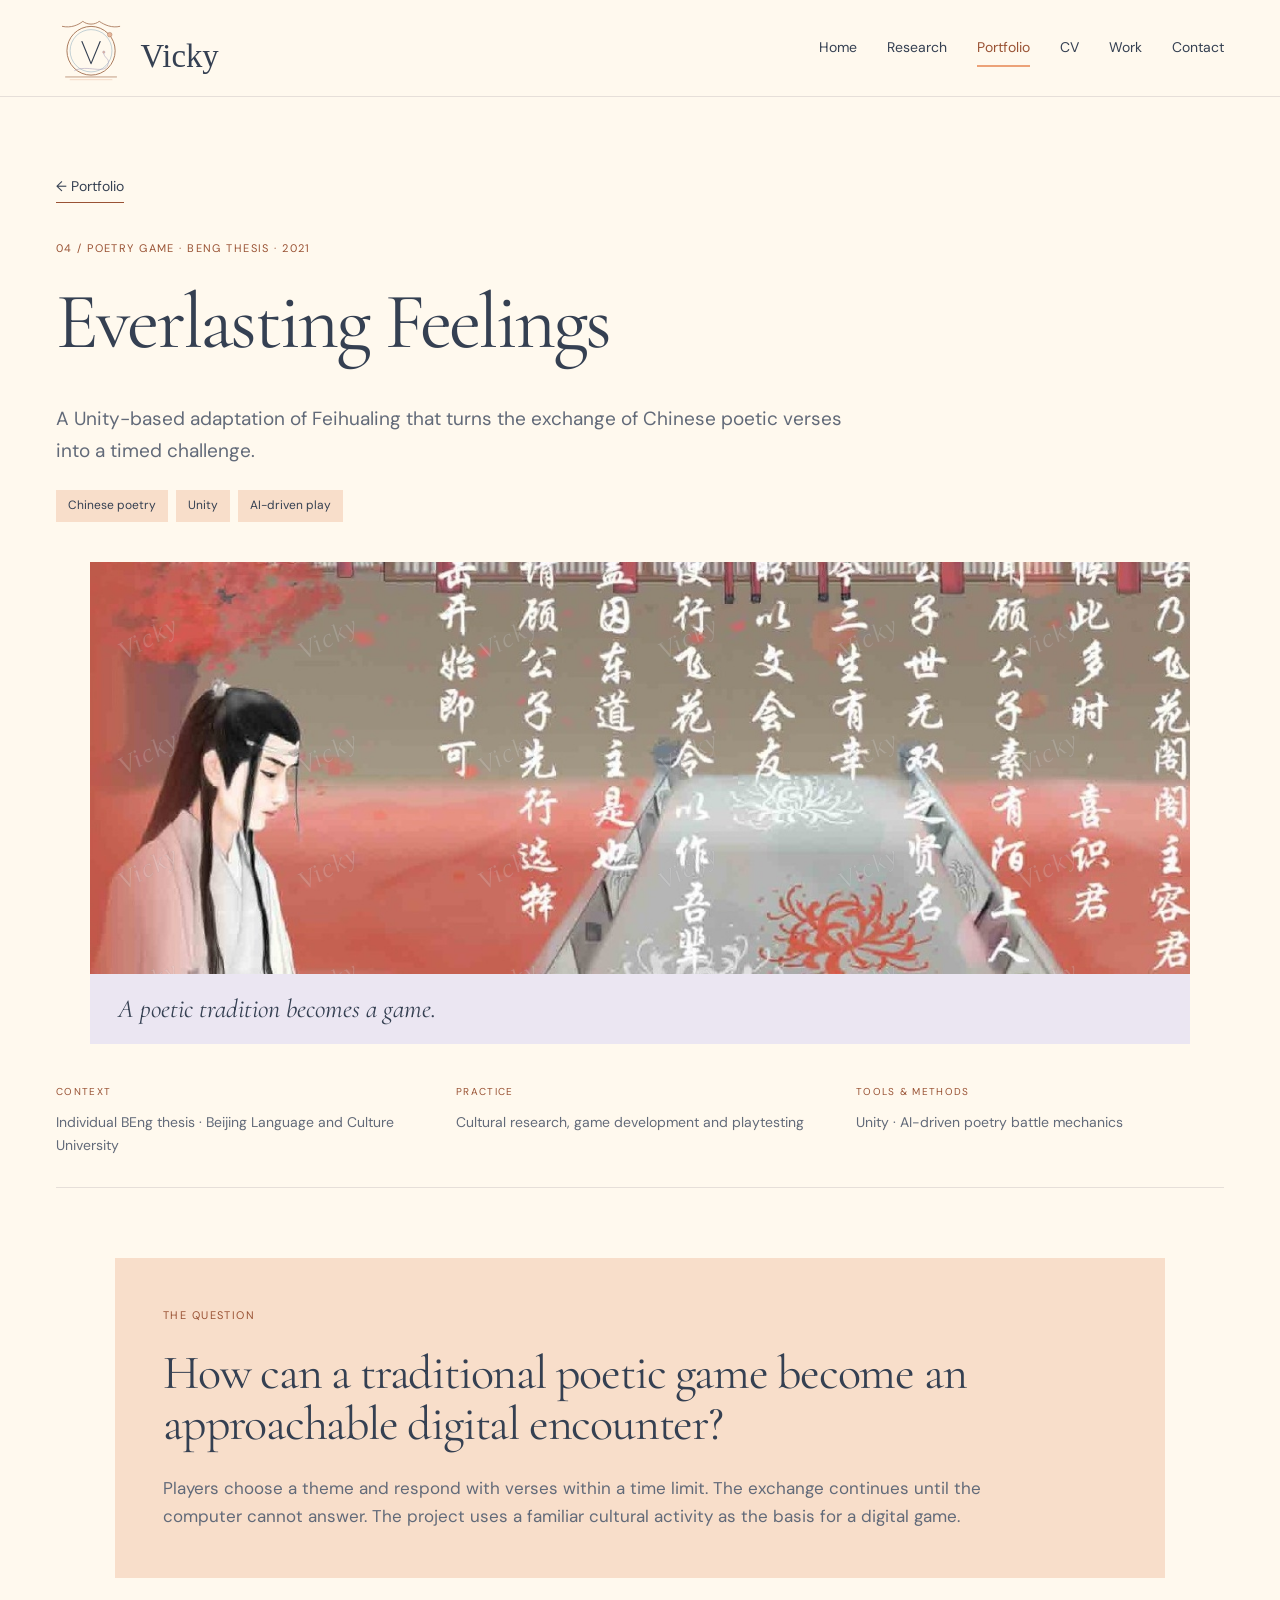
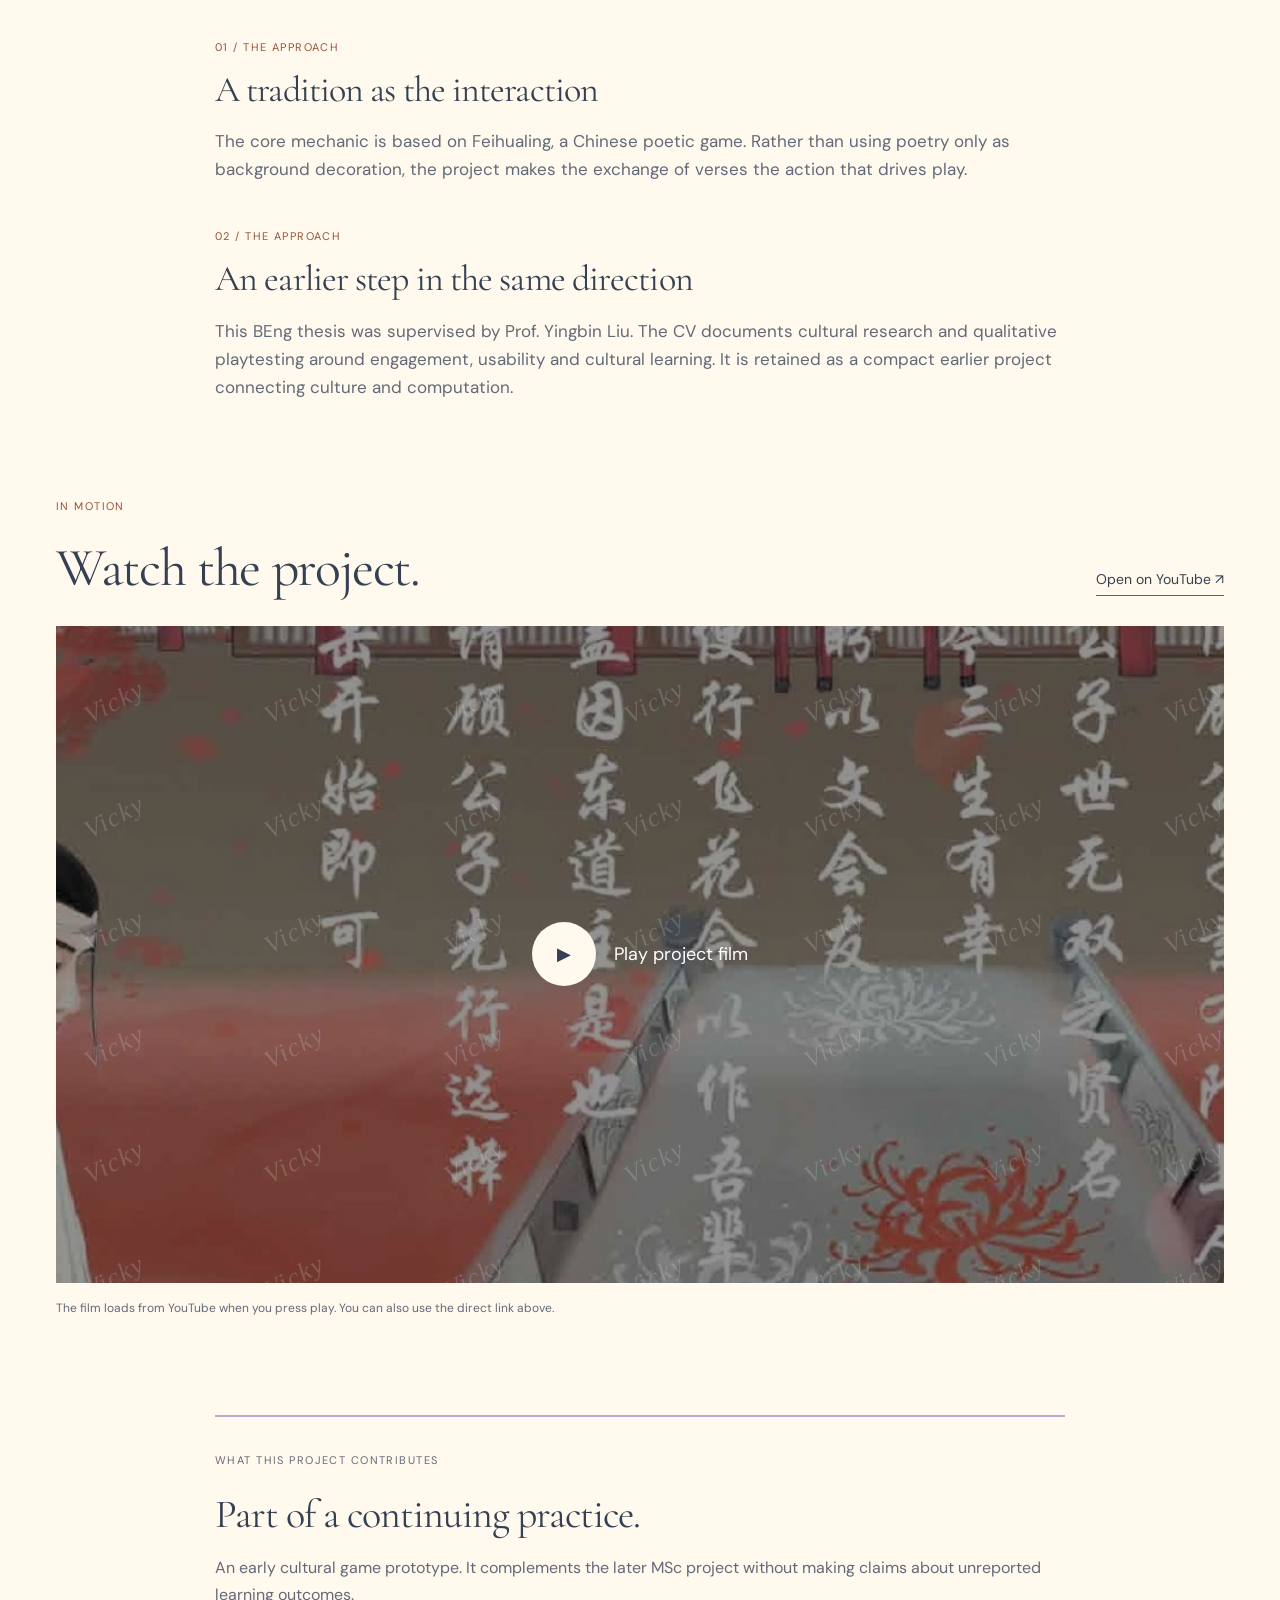
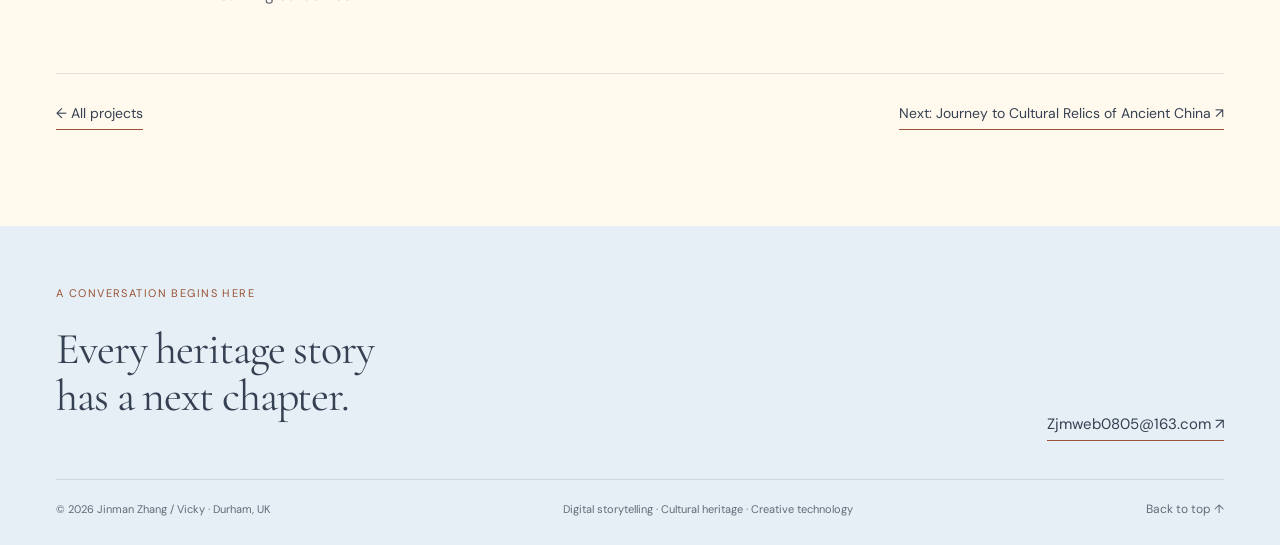
<file: everlasting-feelings.html>
<!doctype html>
<html lang="en"><head><meta charset="utf-8"><meta name="viewport" content="width=device-width, initial-scale=1"><meta name="description" content="A Unity-based adaptation of Feihualing that turns the exchange of Chinese poetic verses into a timed challenge."><meta name="theme-color" content="#fff9ee"><title>Everlasting Feelings — Vicky (Jinman) Zhang</title><link rel="icon" href="assets/favicon-moon-gate.svg" type="image/svg+xml"><link rel="stylesheet" href="styles.css"><script src="script.js" defer></script></head>
<body id="top"><a class="skip" href="#main">Skip to content</a>
<header class="site-header"><div class="wrap header-inner"><a class="brand brand-logo" href="index.html" aria-label="Vicky Zhang, home"><img src="assets/vicky-logo.svg" alt="Vicky — moon gate logo" width="400" height="148"></a><button class="menu-toggle" type="button" aria-expanded="false" aria-controls="primary-nav">Menu <span aria-hidden="true">＋</span></button><nav class="nav" id="primary-nav" aria-label="Main navigation"><a href="index.html">Home</a><a href="research.html">Research</a><a href="portfolio.html" aria-current="page">Portfolio</a><a href="cv.html">CV</a><a href="work.html">Work</a><a href="contact.html">Contact</a></nav></div></header>
<main id="main" class="wrap"><a class="text-link breadcrumb" href="portfolio.html">← Portfolio</a>
<header class="case-header"><p class="eyebrow">04 / POETRY GAME · BEng THESIS · 2021</p><h1>Everlasting Feelings</h1><p class="lead">A Unity-based adaptation of Feihualing that turns the exchange of Chinese poetic verses into a timed challenge.</p><div class="tags"><span class="tag">Chinese poetry</span><span class="tag">Unity</span><span class="tag">AI-driven play</span></div></header>
<div class="case-hero"><figure class="project-photo poetry supplied-cover"><img src="assets/projects/poetry-cover.jpg" width="1256" height="471" alt="The Everlasting Feelings game interface with Chinese verses, a historical character and a palace setting." loading="lazy"><figcaption>A poetic tradition becomes a game.</figcaption></figure></div>
<dl class="case-facts"><div><dt>Context</dt><dd>Individual BEng thesis · Beijing Language and Culture University</dd></div><div><dt>Practice</dt><dd>Cultural research, game development and playtesting</dd></div><div><dt>Tools &amp; methods</dt><dd>Unity · AI-driven poetry battle mechanics</dd></div></dl>
<section class="case-question"><p class="eyebrow">The question</p><h2>How can a traditional poetic game become an approachable digital encounter?</h2><p>Players choose a theme and respond with verses within a time limit. The exchange continues until the computer cannot answer. The project uses a familiar cultural activity as the basis for a digital game.</p></section>
<div class="case-body"><section class="case-section"><p class="eyebrow">01 / The approach</p><h2>A tradition as the interaction</h2><p>The core mechanic is based on Feihualing, a Chinese poetic game. Rather than using poetry only as background decoration, the project makes the exchange of verses the action that drives play.</p></section><section class="case-section"><p class="eyebrow">02 / The approach</p><h2>An earlier step in the same direction</h2><p>This BEng thesis was supervised by Prof. Yingbin Liu. The CV documents cultural research and qualitative playtesting around engagement, usability and cultural learning. It is retained as a compact earlier project connecting culture and computation.</p></section></div>
<section class="section" aria-labelledby="film-title"><div class="section-head"><div><p class="eyebrow">In motion</p><h2 id="film-title">Watch the project.</h2></div><a class="text-link" href="https://www.youtube.com/watch?v=Y7OUzzeYMp4" target="_blank" rel="noopener noreferrer">Open on YouTube ↗</a></div><div class="video-shell" data-video="Y7OUzzeYMp4" data-title="Everlasting Feelings"><img src="assets/projects/poetry-cover.jpg" alt="" loading="lazy"><button class="video-play" type="button" aria-label="Play Everlasting Feelings project film"><span aria-hidden="true">▶</span> Play project film</button></div><p class="note">The film loads from YouTube when you press play. You can also use the direct link above.</p></section>
<section class="section" aria-label="Project documentation"></section>
<section class="case-outcome"><p class="eyebrow">What this project contributes</p><h2>Part of a continuing practice.</h2><p>An early cultural game prototype. It complements the later MSc project without making claims about unreported learning outcomes.</p></section>
<nav class="case-next" aria-label="More portfolio projects"><a class="text-link" href="portfolio.html">← All projects</a><a class="text-link" href="cultural-relics.html">Next: Journey to Cultural Relics of Ancient China ↗</a></nav></main>
<footer class="site-footer"><div class="wrap"><div class="footer-top"><div><p class="eyebrow">A conversation begins here</p><h2>Every heritage story<br>has a next chapter.</h2></div><a class="footer-email text-link" href="mailto:Zjmweb0805@163.com">Zjmweb0805@163.com ↗</a></div><div class="footer-bottom"><span>© 2026 Jinman Zhang / Vicky · Durham, UK</span><span>Digital storytelling · Cultural heritage · Creative technology</span><a class="back-top" href="#top">Back to top ↑</a></div></div></footer>
</body></html>
</file>
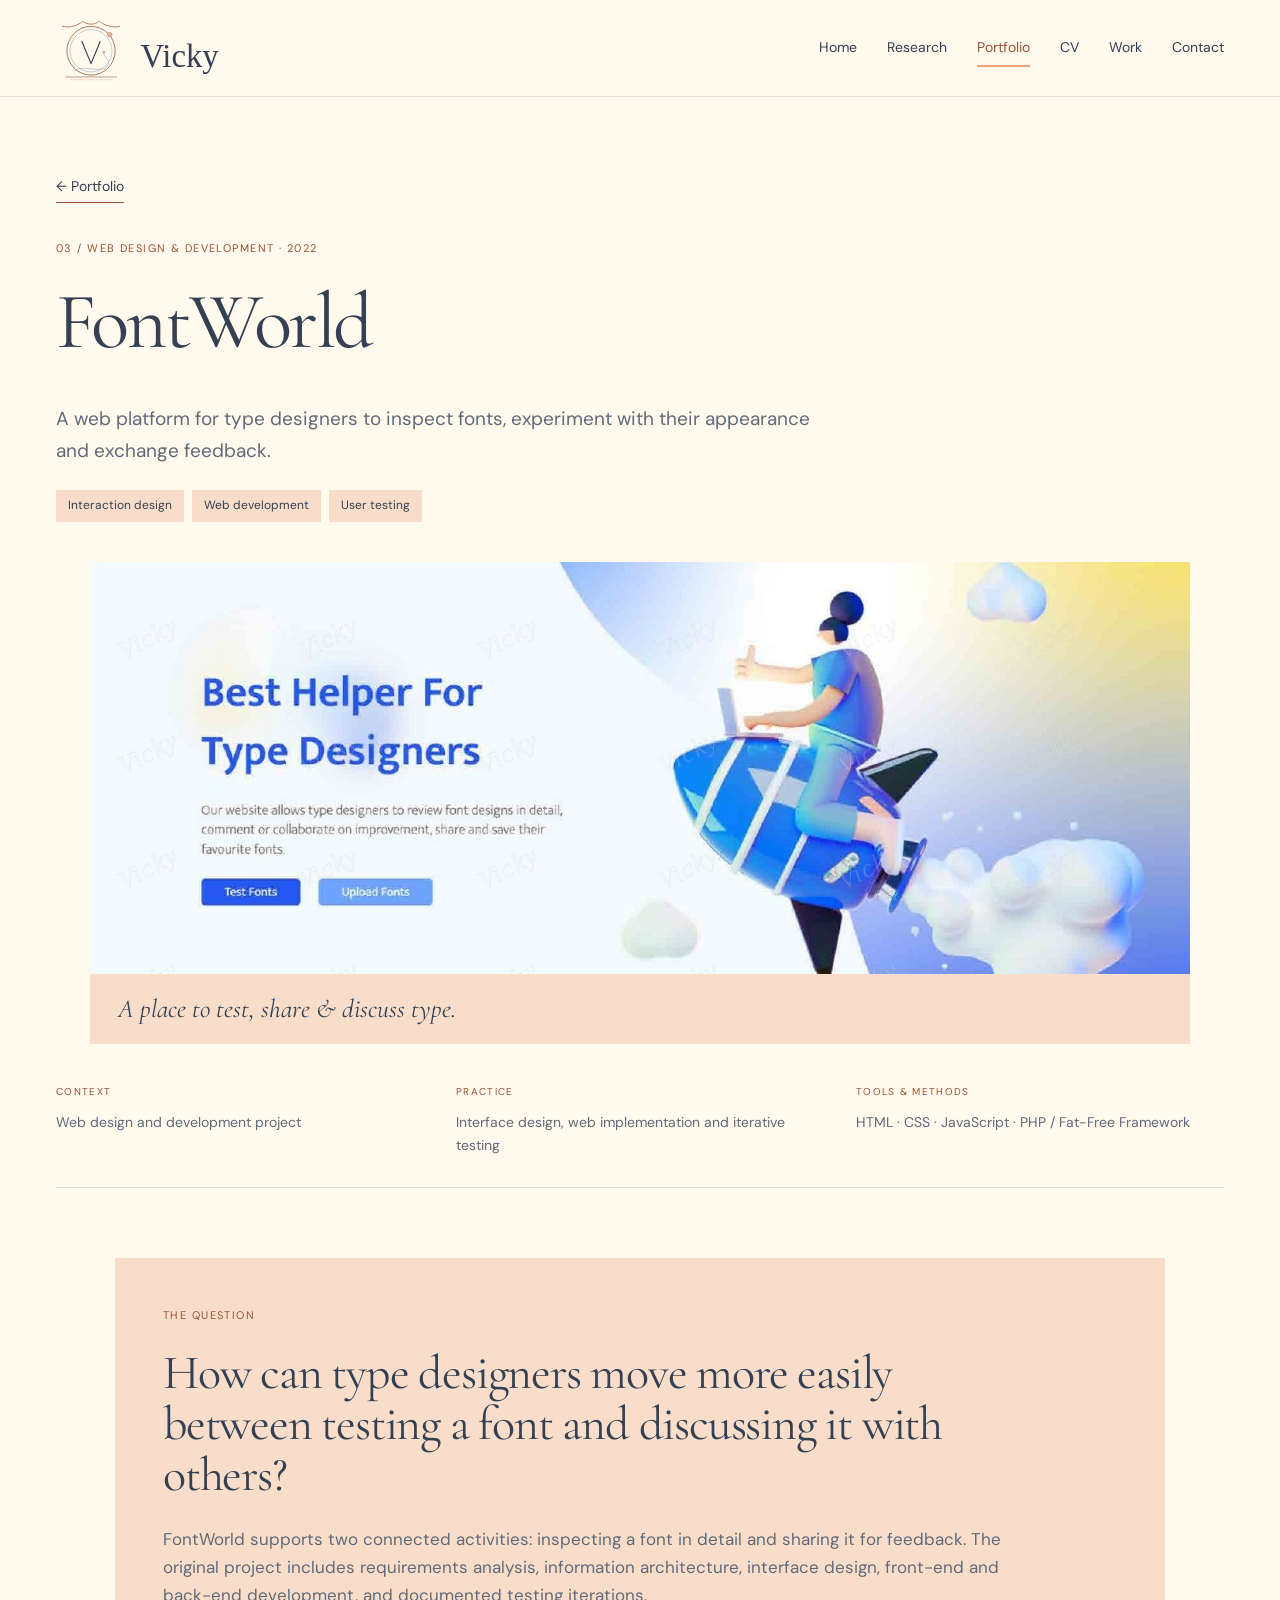
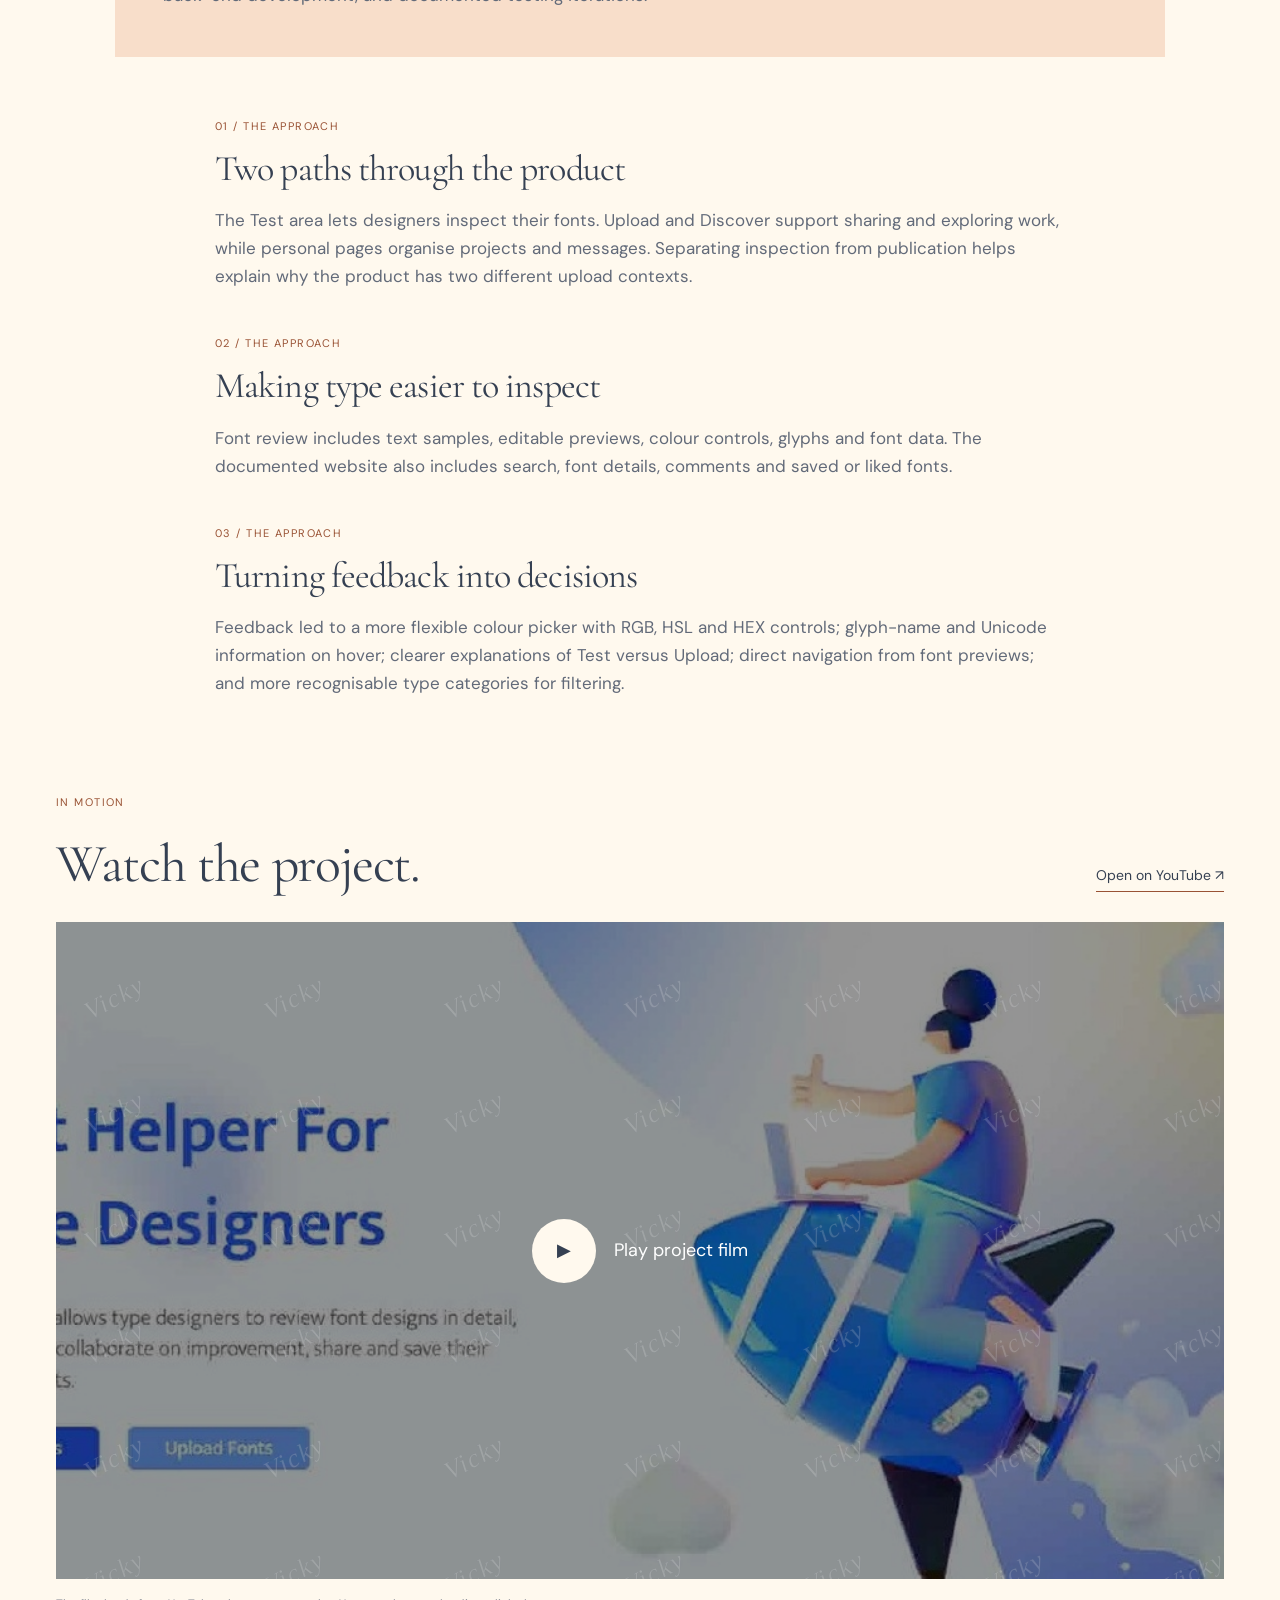
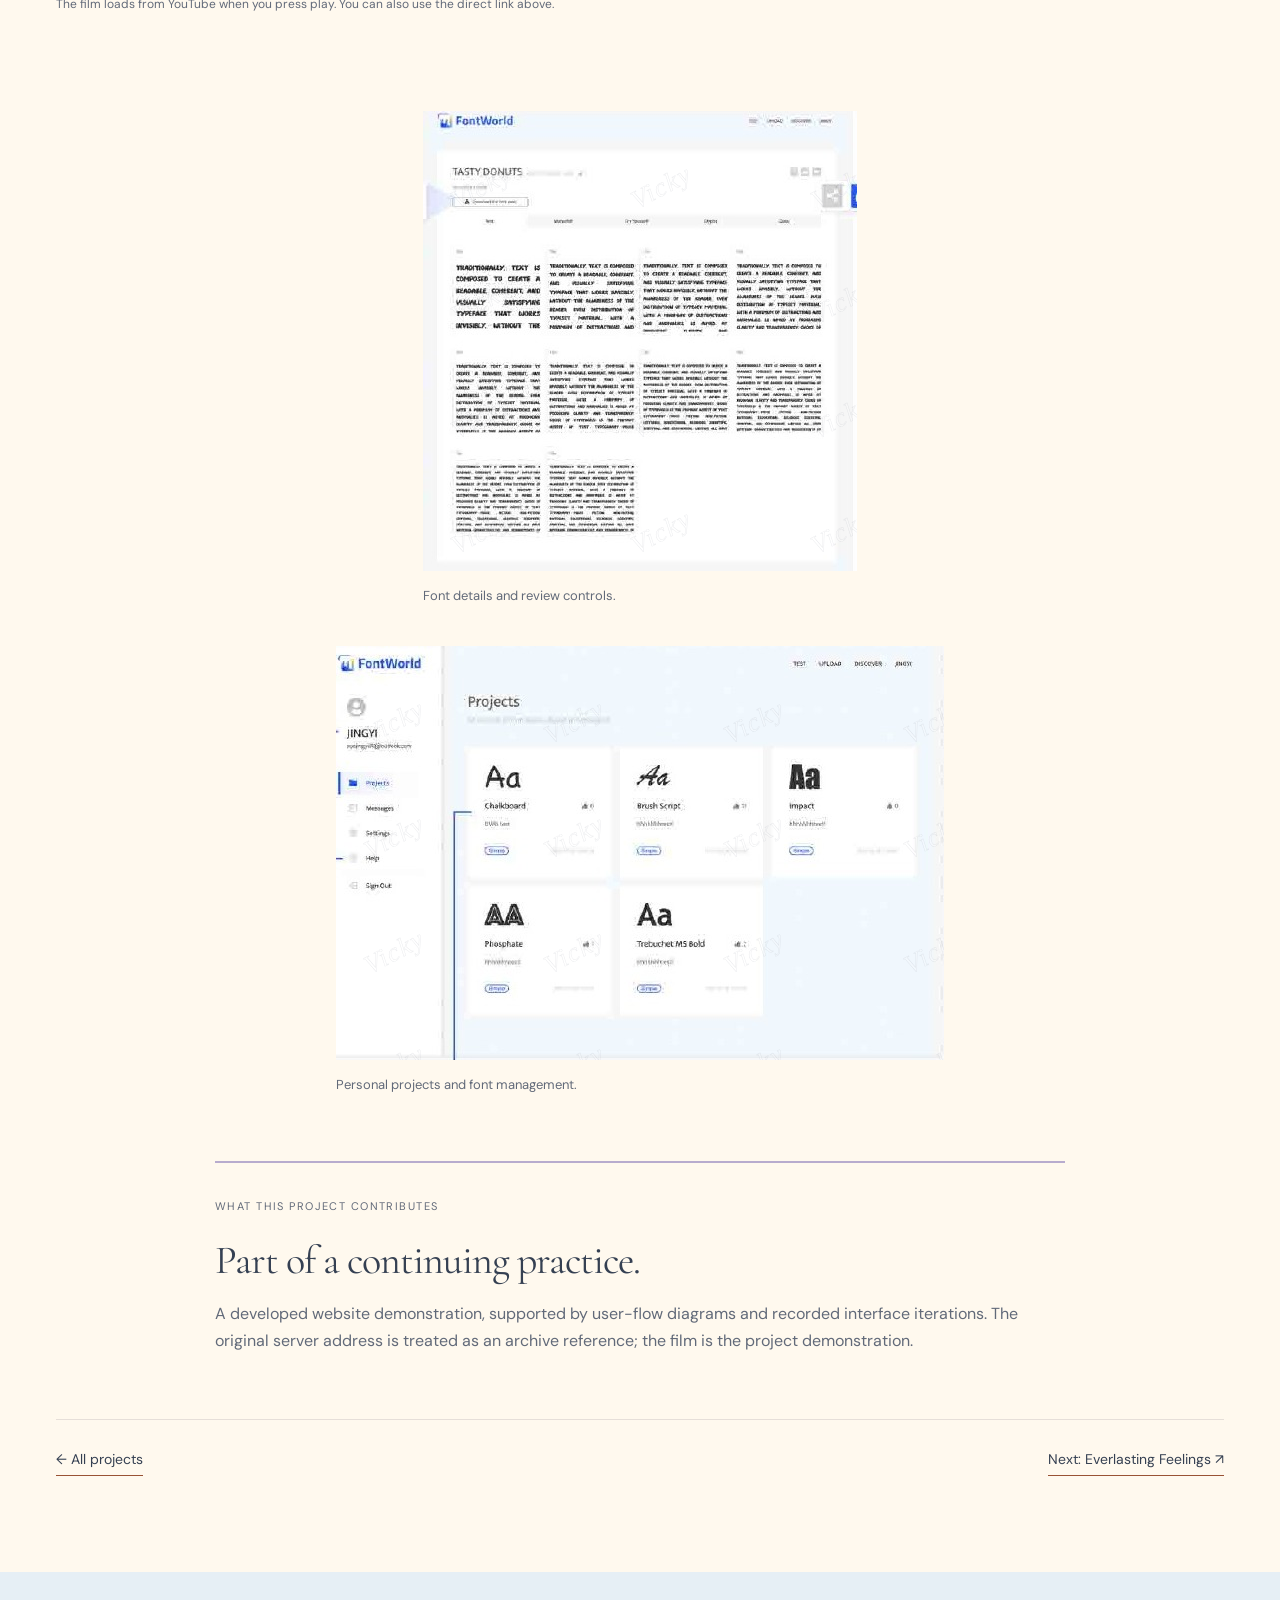
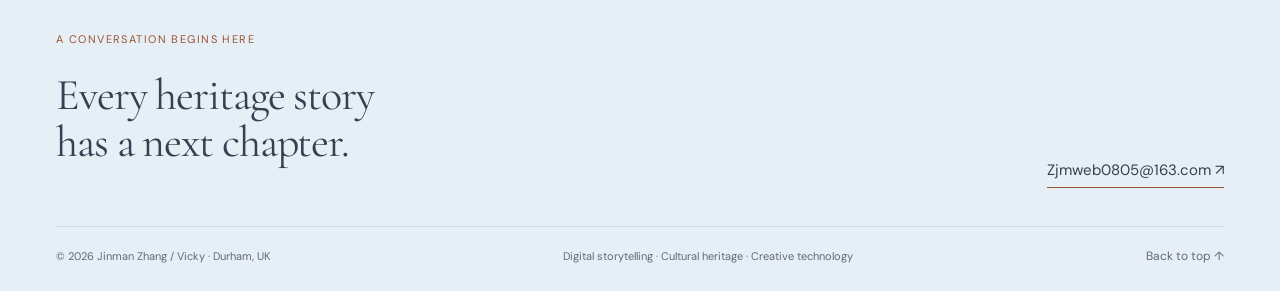
<file: fontworld.html>
<!doctype html>
<html lang="en"><head><meta charset="utf-8"><meta name="viewport" content="width=device-width, initial-scale=1"><meta name="description" content="A web platform for type designers to inspect fonts, experiment with their appearance and exchange feedback."><meta name="theme-color" content="#fff9ee"><title>FontWorld — Vicky (Jinman) Zhang</title><link rel="icon" href="assets/favicon-moon-gate.svg" type="image/svg+xml"><link rel="stylesheet" href="styles.css"><script src="script.js" defer></script></head>
<body id="top"><a class="skip" href="#main">Skip to content</a>
<header class="site-header"><div class="wrap header-inner"><a class="brand brand-logo" href="index.html" aria-label="Vicky Zhang, home"><img src="assets/vicky-logo.svg" alt="Vicky — moon gate logo" width="400" height="148"></a><button class="menu-toggle" type="button" aria-expanded="false" aria-controls="primary-nav">Menu <span aria-hidden="true">＋</span></button><nav class="nav" id="primary-nav" aria-label="Main navigation"><a href="index.html">Home</a><a href="research.html">Research</a><a href="portfolio.html" aria-current="page">Portfolio</a><a href="cv.html">CV</a><a href="work.html">Work</a><a href="contact.html">Contact</a></nav></div></header>
<main id="main" class="wrap"><a class="text-link breadcrumb" href="portfolio.html">← Portfolio</a>
<header class="case-header"><p class="eyebrow">03 / WEB DESIGN & DEVELOPMENT · 2022</p><h1>FontWorld</h1><p class="lead">A web platform for type designers to inspect fonts, experiment with their appearance and exchange feedback.</p><div class="tags"><span class="tag">Interaction design</span><span class="tag">Web development</span><span class="tag">User testing</span></div></header>
<div class="case-hero"><figure class="project-photo fontworld supplied-cover"><img src="assets/projects/fontworld-cover.jpg" width="1392" height="522" alt="The FontWorld home page with blue and yellow typography and a 3D figure using a laptop." loading="lazy"><figcaption>A place to test, share &amp; discuss type.</figcaption></figure></div>
<dl class="case-facts"><div><dt>Context</dt><dd>Web design and development project</dd></div><div><dt>Practice</dt><dd>Interface design, web implementation and iterative testing</dd></div><div><dt>Tools &amp; methods</dt><dd>HTML · CSS · JavaScript · PHP / Fat-Free Framework</dd></div></dl>
<section class="case-question"><p class="eyebrow">The question</p><h2>How can type designers move more easily between testing a font and discussing it with others?</h2><p>FontWorld supports two connected activities: inspecting a font in detail and sharing it for feedback. The original project includes requirements analysis, information architecture, interface design, front-end and back-end development, and documented testing iterations.</p></section>
<div class="case-body"><section class="case-section"><p class="eyebrow">01 / The approach</p><h2>Two paths through the product</h2><p>The Test area lets designers inspect their fonts. Upload and Discover support sharing and exploring work, while personal pages organise projects and messages. Separating inspection from publication helps explain why the product has two different upload contexts.</p></section><section class="case-section"><p class="eyebrow">02 / The approach</p><h2>Making type easier to inspect</h2><p>Font review includes text samples, editable previews, colour controls, glyphs and font data. The documented website also includes search, font details, comments and saved or liked fonts.</p></section><section class="case-section"><p class="eyebrow">03 / The approach</p><h2>Turning feedback into decisions</h2><p>Feedback led to a more flexible colour picker with RGB, HSL and HEX controls; glyph-name and Unicode information on hover; clearer explanations of Test versus Upload; direct navigation from font previews; and more recognisable type categories for filtering.</p></section></div>
<section class="section" aria-labelledby="film-title"><div class="section-head"><div><p class="eyebrow">In motion</p><h2 id="film-title">Watch the project.</h2></div><a class="text-link" href="https://www.youtube.com/watch?v=-SgKNEL5zoo" target="_blank" rel="noopener noreferrer">Open on YouTube ↗</a></div><div class="video-shell" data-video="-SgKNEL5zoo" data-title="FontWorld"><img src="assets/projects/fontworld-cover.jpg" alt="" loading="lazy"><button class="video-play" type="button" aria-label="Play FontWorld project film"><span aria-hidden="true">▶</span> Play project film</button></div><p class="note">The film loads from YouTube when you press play. You can also use the direct link above.</p></section>
<section class="section" aria-label="Project documentation"><figure class="case-figure" style="max-width:min(100%, 434px)"><a href="assets/projects/fontworld-details.jpg" target="_blank" rel="noopener" aria-label="Open full-size project image"><img src="assets/projects/fontworld-details.jpg" width="434" height="460" alt="Font details and review controls." loading="lazy"></a><figcaption>Font details and review controls.</figcaption></figure><figure class="case-figure" style="max-width:min(100%, 608px)"><a href="assets/projects/fontworld-personal.jpg" target="_blank" rel="noopener" aria-label="Open full-size project image"><img src="assets/projects/fontworld-personal.jpg" width="608" height="414" alt="Personal projects and font management." loading="lazy"></a><figcaption>Personal projects and font management.</figcaption></figure></section>
<section class="case-outcome"><p class="eyebrow">What this project contributes</p><h2>Part of a continuing practice.</h2><p>A developed website demonstration, supported by user-flow diagrams and recorded interface iterations. The original server address is treated as an archive reference; the film is the project demonstration.</p></section>
<nav class="case-next" aria-label="More portfolio projects"><a class="text-link" href="portfolio.html">← All projects</a><a class="text-link" href="everlasting-feelings.html">Next: Everlasting Feelings ↗</a></nav></main>
<footer class="site-footer"><div class="wrap"><div class="footer-top"><div><p class="eyebrow">A conversation begins here</p><h2>Every heritage story<br>has a next chapter.</h2></div><a class="footer-email text-link" href="mailto:Zjmweb0805@163.com">Zjmweb0805@163.com ↗</a></div><div class="footer-bottom"><span>© 2026 Jinman Zhang / Vicky · Durham, UK</span><span>Digital storytelling · Cultural heritage · Creative technology</span><a class="back-top" href="#top">Back to top ↑</a></div></div></footer>
</body></html>
</file>
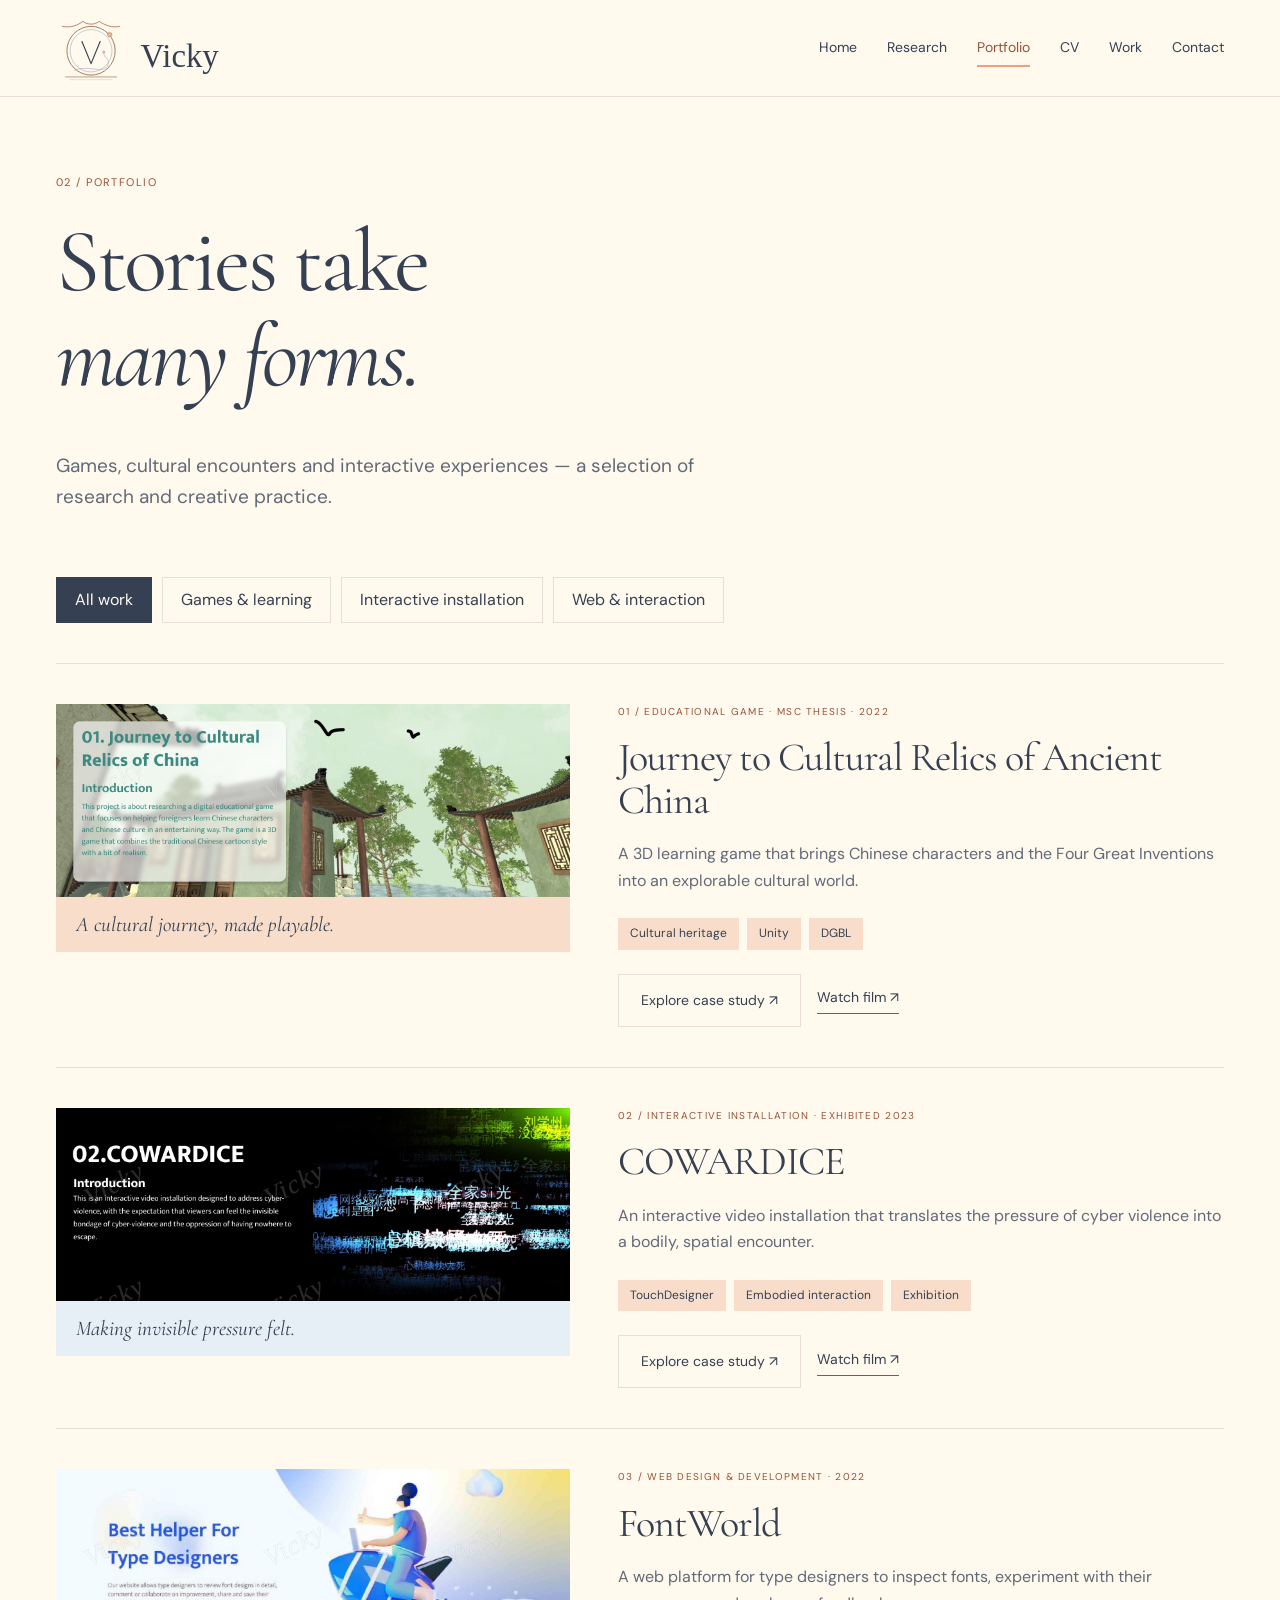
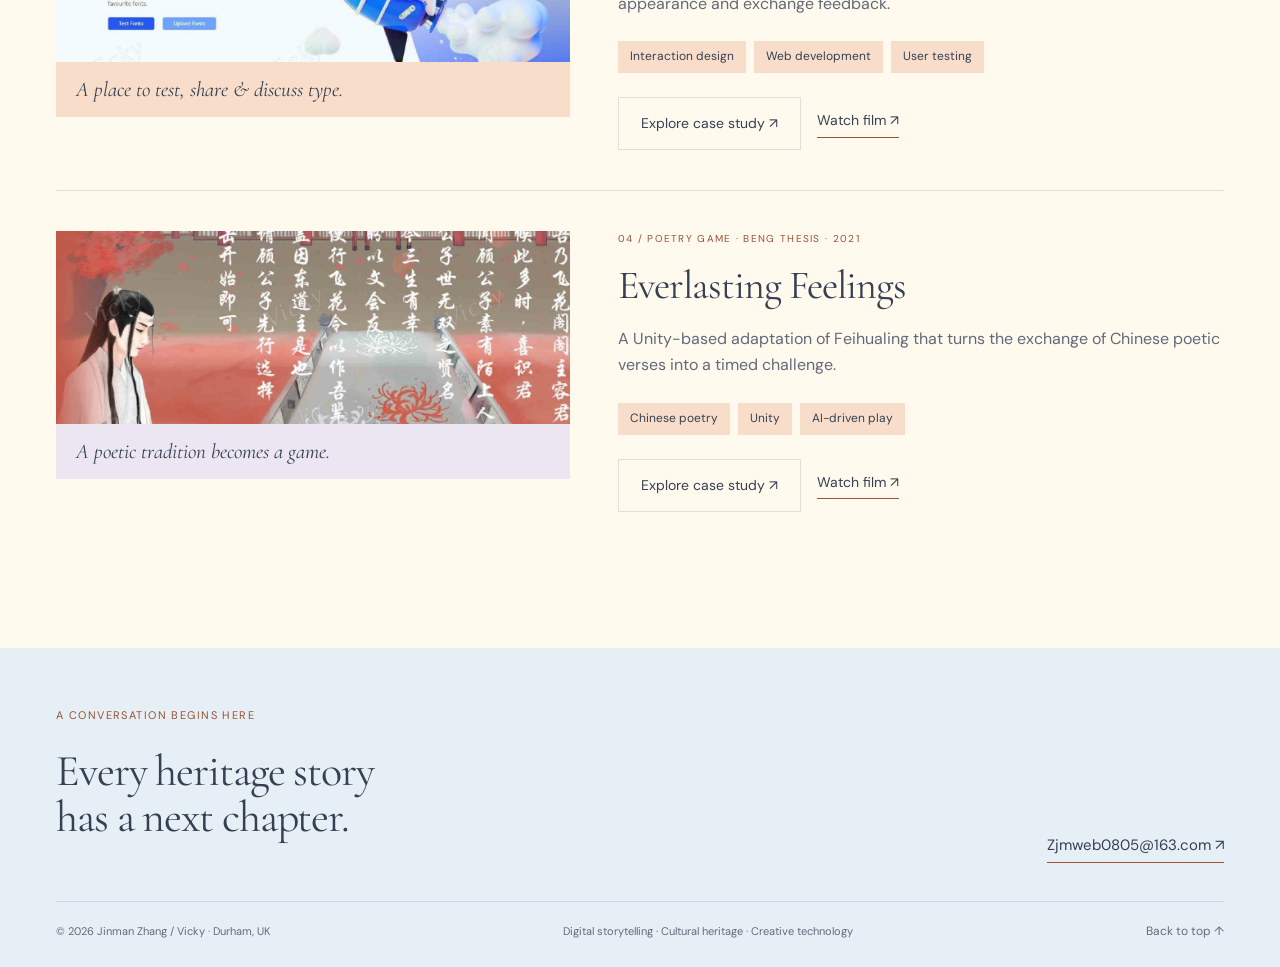
<file: portfolio.html>
<!doctype html>
<html lang="en"><head><meta charset="utf-8"><meta name="viewport" content="width=device-width, initial-scale=1"><meta name="description" content="Selected games and interactive installations by Jinman (Vicky) Zhang."><meta name="theme-color" content="#fff9ee"><title>Portfolio — Vicky (Jinman) Zhang</title><link rel="icon" href="assets/favicon-moon-gate.svg" type="image/svg+xml"><link rel="stylesheet" href="styles.css"><script src="script.js" defer></script></head>
<body id="top"><a class="skip" href="#main">Skip to content</a>
<header class="site-header"><div class="wrap header-inner"><a class="brand brand-logo" href="index.html" aria-label="Vicky Zhang, home"><img src="assets/vicky-logo.svg" alt="Vicky — moon gate logo" width="400" height="148"></a><button class="menu-toggle" type="button" aria-expanded="false" aria-controls="primary-nav">Menu <span aria-hidden="true">＋</span></button><nav class="nav" id="primary-nav" aria-label="Main navigation"><a href="index.html">Home</a><a href="research.html">Research</a><a href="portfolio.html" aria-current="page">Portfolio</a><a href="cv.html">CV</a><a href="work.html">Work</a><a href="contact.html">Contact</a></nav></div></header>
<main id="main" class="wrap"><header class="page-intro"><p class="eyebrow">02 / Portfolio</p><h1>Stories take<br><span class="serif-italic">many forms.</span></h1><p class="lead">Games, cultural encounters and interactive experiences — a selection of research and creative practice.</p></header>
<div class="filter-bar" role="group" aria-label="Filter projects"><button data-filter="all" aria-pressed="true">All work</button><button data-filter="games" aria-pressed="false">Games &amp; learning</button><button data-filter="installation" aria-pressed="false">Interactive installation</button><button data-filter="web" aria-pressed="false">Web &amp; interaction</button></div><p class="visually-hidden" id="filter-status" role="status" aria-live="polite">4 projects shown.</p>
<div class="projects"><article class="project" id="cultural-relics" data-category="games"><a href="cultural-relics.html" aria-label="View Journey to Cultural Relics of Ancient China case study"><figure class="project-photo relics supplied-cover"><img src="assets/projects/relics-cover.jpg" width="3200" height="1200" alt="Original project cover introducing Journey to Cultural Relics of China, with a traditional Chinese game environment." loading="lazy"><figcaption>A cultural journey, made playable.</figcaption></figure></a><div><p class="eyebrow">01 / EDUCATIONAL GAME · MSc THESIS · 2022</p><h2><a href="cultural-relics.html">Journey to Cultural Relics of Ancient China</a></h2><p class="description">A 3D learning game that brings Chinese characters and the Four Great Inventions into an explorable cultural world.</p><div class="tags"><span class="tag">Cultural heritage</span><span class="tag">Unity</span><span class="tag">DGBL</span></div><div class="actions"><a class="button secondary" href="cultural-relics.html">Explore case study ↗</a><a class="text-link" href="https://www.youtube.com/watch?v=NDculJIBkFE" target="_blank" rel="noopener noreferrer">Watch film ↗</a></div></div></article><article class="project" id="cyber-violence" data-category="installation"><a href="cowardice.html" aria-label="View COWARDICE case study"><figure class="project-photo voices supplied-cover"><img src="assets/projects/cowardice-cover.jpg" width="3200" height="1200" alt="Original COWARDICE cover with the project introduction and a field of projected words." loading="lazy"><figcaption>Making invisible pressure felt.</figcaption></figure></a><div><p class="eyebrow">02 / INTERACTIVE INSTALLATION · EXHIBITED 2023</p><h2><a href="cowardice.html">COWARDICE</a></h2><p class="description">An interactive video installation that translates the pressure of cyber violence into a bodily, spatial encounter.</p><div class="tags"><span class="tag">TouchDesigner</span><span class="tag">Embodied interaction</span><span class="tag">Exhibition</span></div><div class="actions"><a class="button secondary" href="cowardice.html">Explore case study ↗</a><a class="text-link" href="https://www.youtube.com/watch?v=JjMINTt8ydI" target="_blank" rel="noopener noreferrer">Watch film ↗</a></div></div></article><article class="project" id="fontworld" data-category="web"><a href="fontworld.html" aria-label="View FontWorld case study"><figure class="project-photo fontworld supplied-cover"><img src="assets/projects/fontworld-cover.jpg" width="1392" height="522" alt="The FontWorld home page with blue and yellow typography and a 3D figure using a laptop." loading="lazy"><figcaption>A place to test, share &amp; discuss type.</figcaption></figure></a><div><p class="eyebrow">03 / WEB DESIGN & DEVELOPMENT · 2022</p><h2><a href="fontworld.html">FontWorld</a></h2><p class="description">A web platform for type designers to inspect fonts, experiment with their appearance and exchange feedback.</p><div class="tags"><span class="tag">Interaction design</span><span class="tag">Web development</span><span class="tag">User testing</span></div><div class="actions"><a class="button secondary" href="fontworld.html">Explore case study ↗</a><a class="text-link" href="https://www.youtube.com/watch?v=-SgKNEL5zoo" target="_blank" rel="noopener noreferrer">Watch film ↗</a></div></div></article><article class="project" id="everlasting-feelings" data-category="games"><a href="everlasting-feelings.html" aria-label="View Everlasting Feelings case study"><figure class="project-photo poetry supplied-cover"><img src="assets/projects/poetry-cover.jpg" width="1256" height="471" alt="The Everlasting Feelings game interface with Chinese verses, a historical character and a palace setting." loading="lazy"><figcaption>A poetic tradition becomes a game.</figcaption></figure></a><div><p class="eyebrow">04 / POETRY GAME · BEng THESIS · 2021</p><h2><a href="everlasting-feelings.html">Everlasting Feelings</a></h2><p class="description">A Unity-based adaptation of Feihualing that turns the exchange of Chinese poetic verses into a timed challenge.</p><div class="tags"><span class="tag">Chinese poetry</span><span class="tag">Unity</span><span class="tag">AI-driven play</span></div><div class="actions"><a class="button secondary" href="everlasting-feelings.html">Explore case study ↗</a><a class="text-link" href="https://www.youtube.com/watch?v=Y7OUzzeYMp4" target="_blank" rel="noopener noreferrer">Watch film ↗</a></div></div></article></div>
</main>
<footer class="site-footer"><div class="wrap"><div class="footer-top"><div><p class="eyebrow">A conversation begins here</p><h2>Every heritage story<br>has a next chapter.</h2></div><a class="footer-email text-link" href="mailto:Zjmweb0805@163.com">Zjmweb0805@163.com ↗</a></div><div class="footer-bottom"><span>© 2026 Jinman Zhang / Vicky · Durham, UK</span><span>Digital storytelling · Cultural heritage · Creative technology</span><a class="back-top" href="#top">Back to top ↑</a></div></div></footer>
</body></html>
</file>
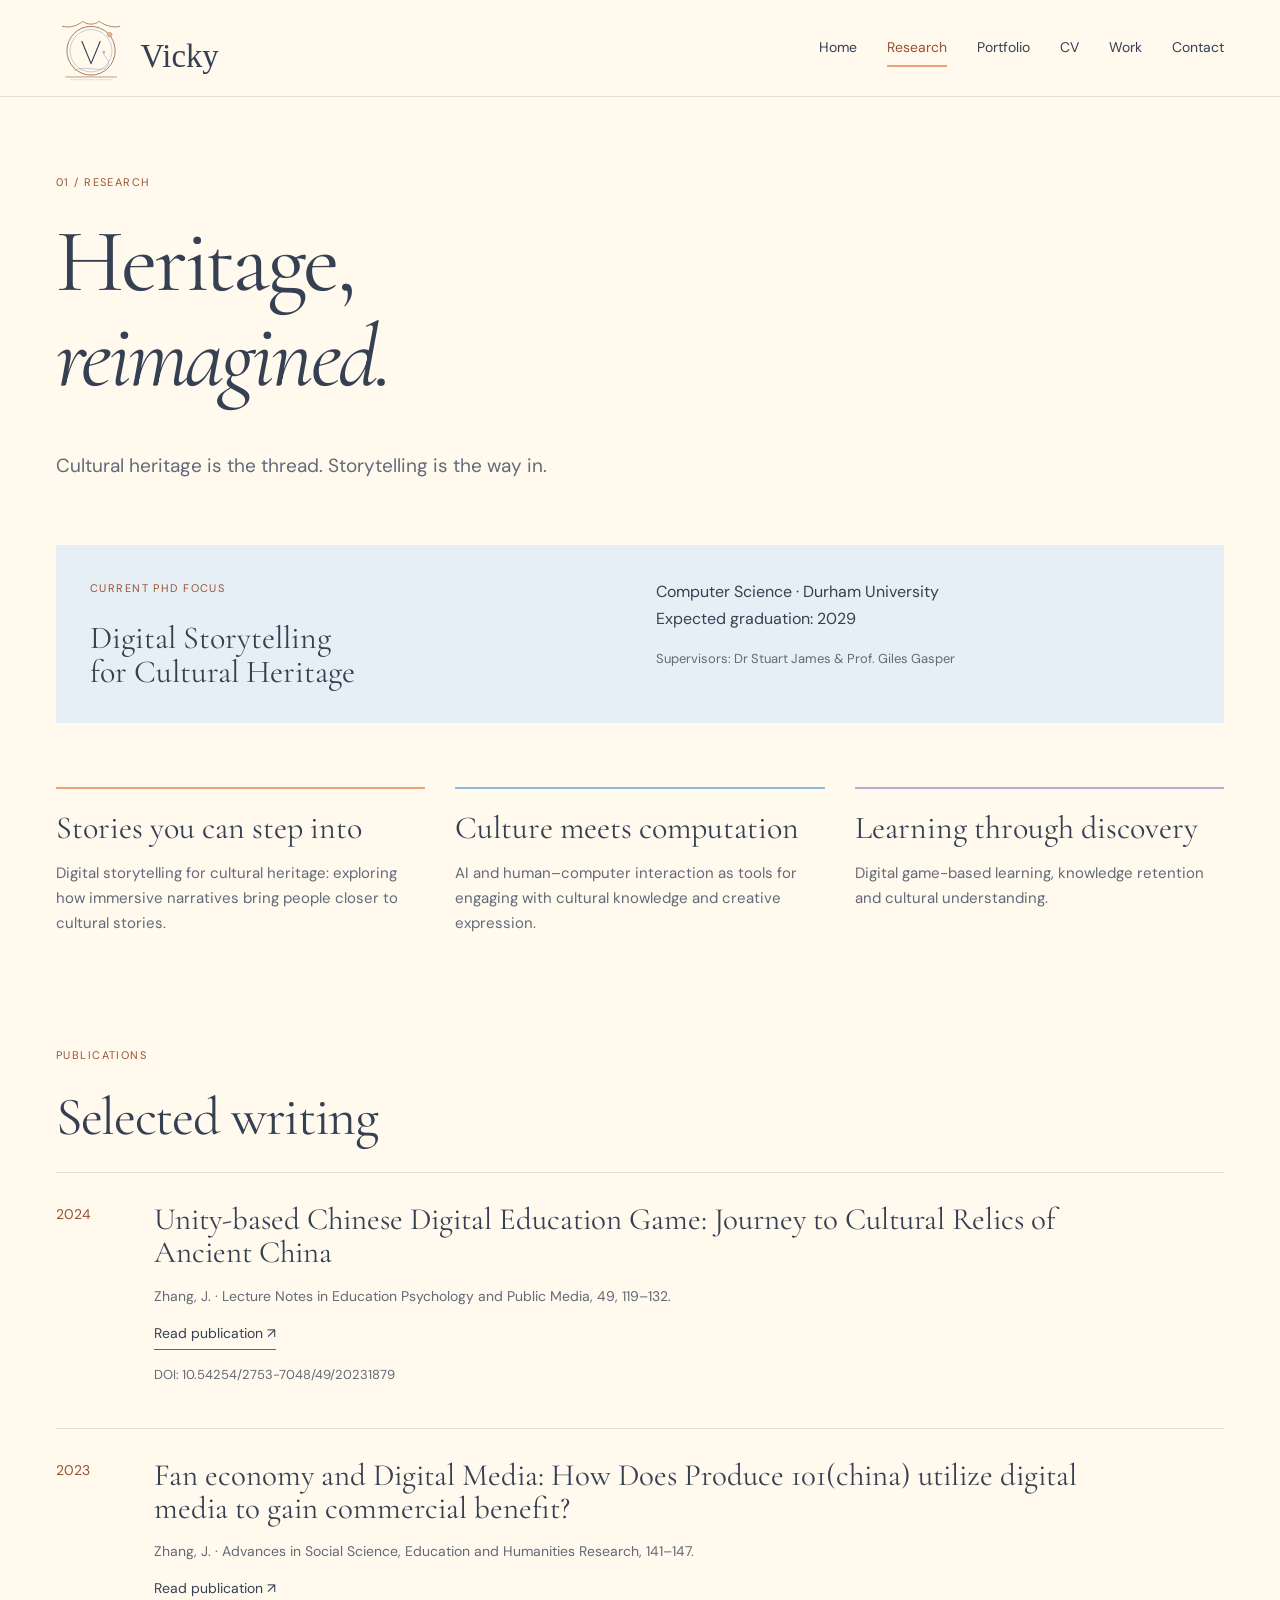
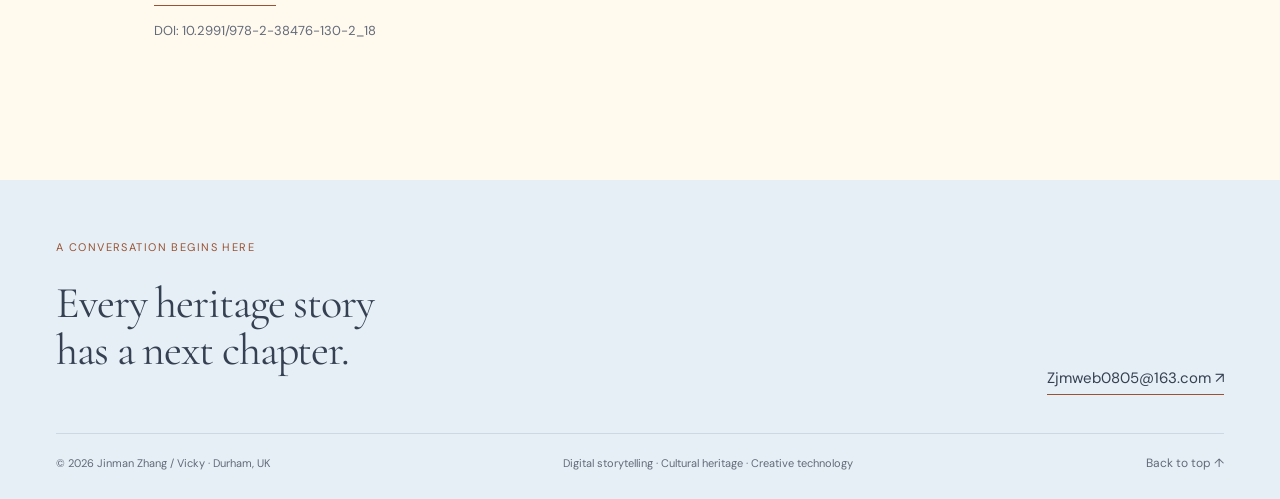
<file: research.html>
<!doctype html>
<html lang="en"><head><meta charset="utf-8"><meta name="viewport" content="width=device-width, initial-scale=1"><meta name="description" content="Research interests and publications in digital storytelling, cultural heritage, AI and game-based learning."><meta name="theme-color" content="#fff9ee"><title>Research — Vicky (Jinman) Zhang</title><link rel="icon" href="assets/favicon-moon-gate.svg" type="image/svg+xml"><link rel="stylesheet" href="styles.css"><script src="script.js" defer></script></head>
<body id="top"><a class="skip" href="#main">Skip to content</a>
<header class="site-header"><div class="wrap header-inner"><a class="brand brand-logo" href="index.html" aria-label="Vicky Zhang, home"><img src="assets/vicky-logo.svg" alt="Vicky — moon gate logo" width="400" height="148"></a><button class="menu-toggle" type="button" aria-expanded="false" aria-controls="primary-nav">Menu <span aria-hidden="true">＋</span></button><nav class="nav" id="primary-nav" aria-label="Main navigation"><a href="index.html">Home</a><a href="research.html" aria-current="page">Research</a><a href="portfolio.html">Portfolio</a><a href="cv.html">CV</a><a href="work.html">Work</a><a href="contact.html">Contact</a></nav></div></header>
<main id="main" class="wrap"><header class="page-intro"><p class="eyebrow">01 / Research</p><h1>Heritage,<br><span class="serif-italic">reimagined.</span></h1><p class="lead">Cultural heritage is the thread. Storytelling is the way in.</p></header>
<section class="research-note" aria-labelledby="phd-focus"><div><p class="eyebrow">Current PhD focus</p><h3 id="phd-focus">Digital Storytelling<br>for Cultural Heritage</h3></div><div><p>Computer Science · Durham University<br>Expected graduation: 2029</p><p class="small muted">Supervisors: Dr Stuart James &amp; Prof. Giles Gasper</p></div></section>
<section aria-label="Research interests"><div class="directions"><article class="direction"><h3>Stories you can step into</h3><p>Digital storytelling for cultural heritage: exploring how immersive narratives bring people closer to cultural stories.</p></article><article class="direction"><h3>Culture meets computation</h3><p>AI and human–computer interaction as tools for engaging with cultural knowledge and creative expression.</p></article><article class="direction"><h3>Learning through discovery</h3><p>Digital game-based learning, knowledge retention and cultural understanding.</p></article></div></section>
<section id="publications" class="section" aria-labelledby="publications-title"><p class="eyebrow">Publications</p><h2 id="publications-title">Selected writing</h2><article class="publication"><time datetime="2024">2024</time><div><h3>Unity-based Chinese Digital Education Game: Journey to Cultural Relics of Ancient China</h3><p class="meta">Zhang, J. · Lecture Notes in Education Psychology and Public Media, 49, 119–132.</p><div class="links"><a class="text-link" href="https://doi.org/10.54254/2753-7048/49/20231879" target="_blank" rel="noopener noreferrer">Read publication ↗</a></div><p class="small muted" style="margin-top:14px">DOI: 10.54254/2753-7048/49/20231879</p></div></article><article class="publication"><time datetime="2023">2023</time><div><h3>Fan economy and Digital Media: How Does Produce 101(china) utilize digital media to gain commercial benefit?</h3><p class="meta">Zhang, J. · Advances in Social Science, Education and Humanities Research, 141–147.</p><div class="links"><a class="text-link" href="https://doi.org/10.2991/978-2-38476-130-2_18" target="_blank" rel="noopener noreferrer">Read publication ↗</a></div><p class="small muted" style="margin-top:14px">DOI: 10.2991/978-2-38476-130-2_18</p></div></article></section>
</main>
<footer class="site-footer"><div class="wrap"><div class="footer-top"><div><p class="eyebrow">A conversation begins here</p><h2>Every heritage story<br>has a next chapter.</h2></div><a class="footer-email text-link" href="mailto:Zjmweb0805@163.com">Zjmweb0805@163.com ↗</a></div><div class="footer-bottom"><span>© 2026 Jinman Zhang / Vicky · Durham, UK</span><span>Digital storytelling · Cultural heritage · Creative technology</span><a class="back-top" href="#top">Back to top ↑</a></div></div></footer>
</body></html>
</file>
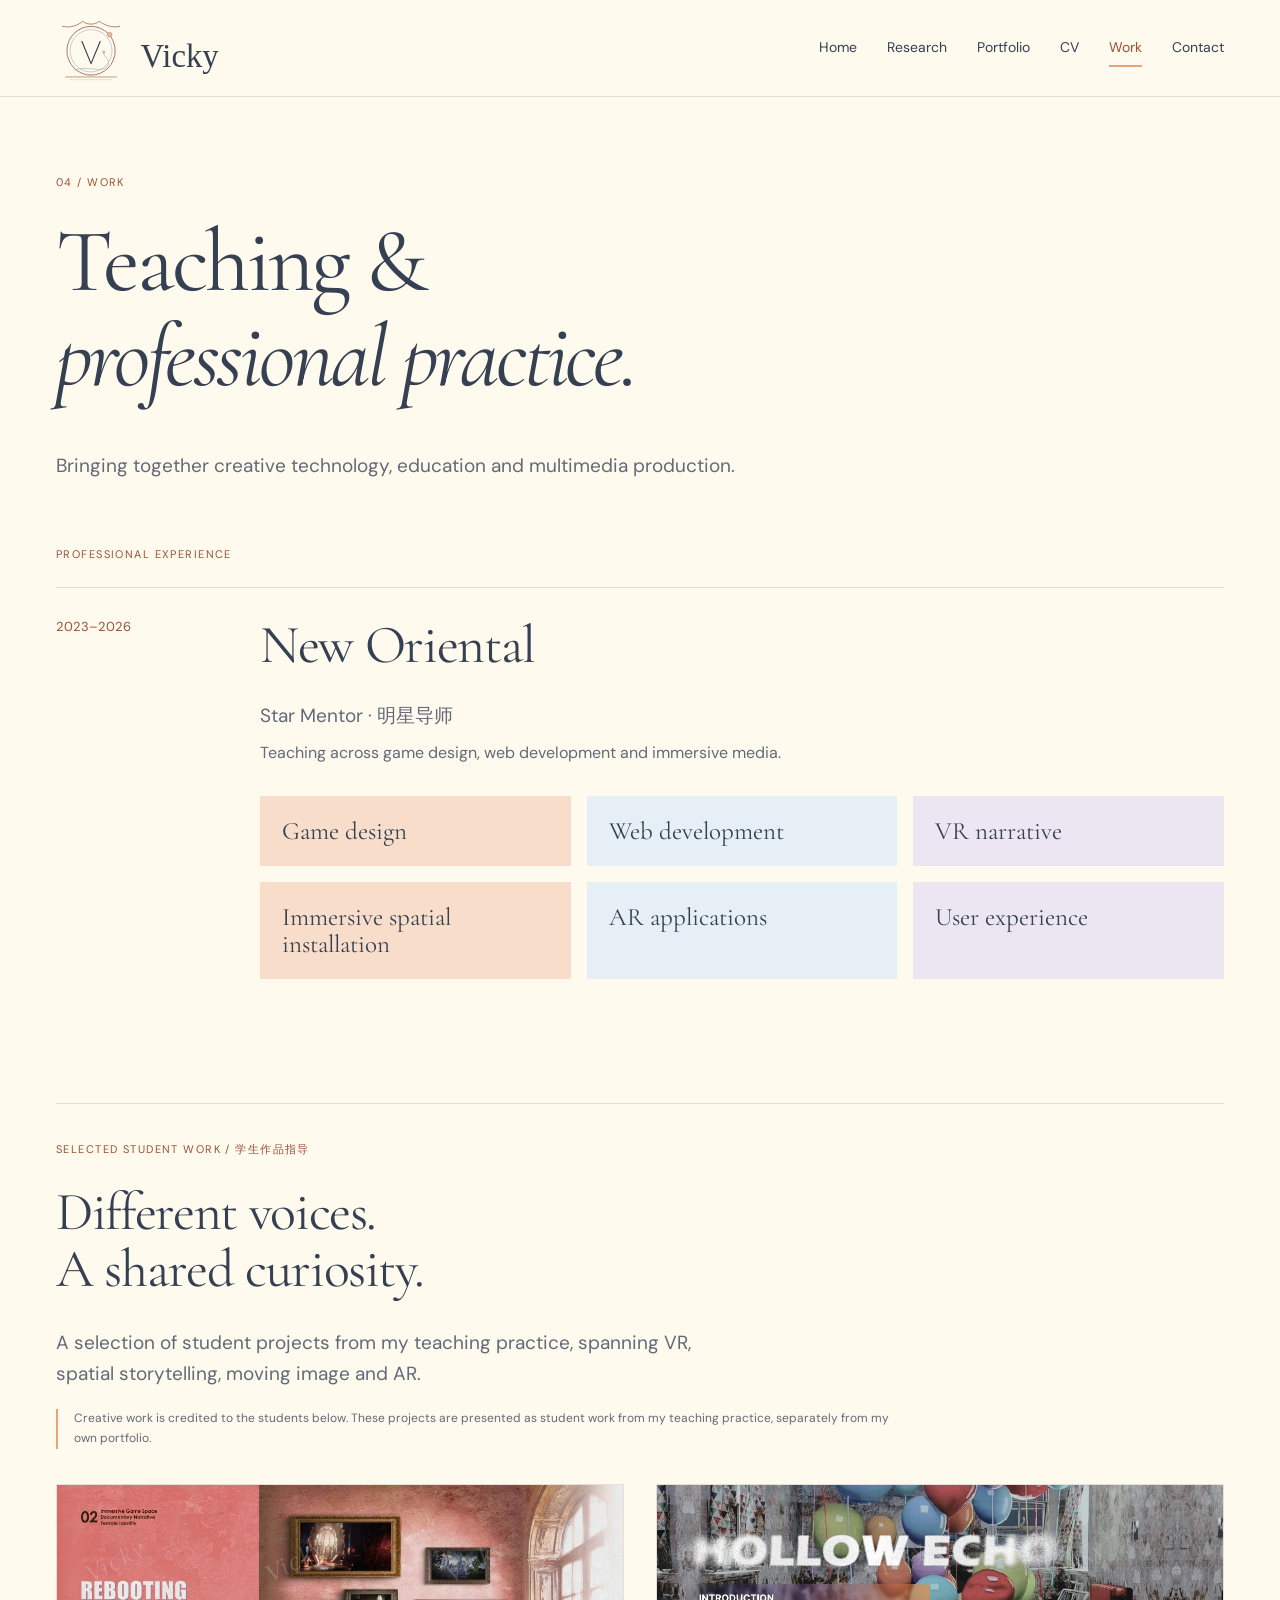
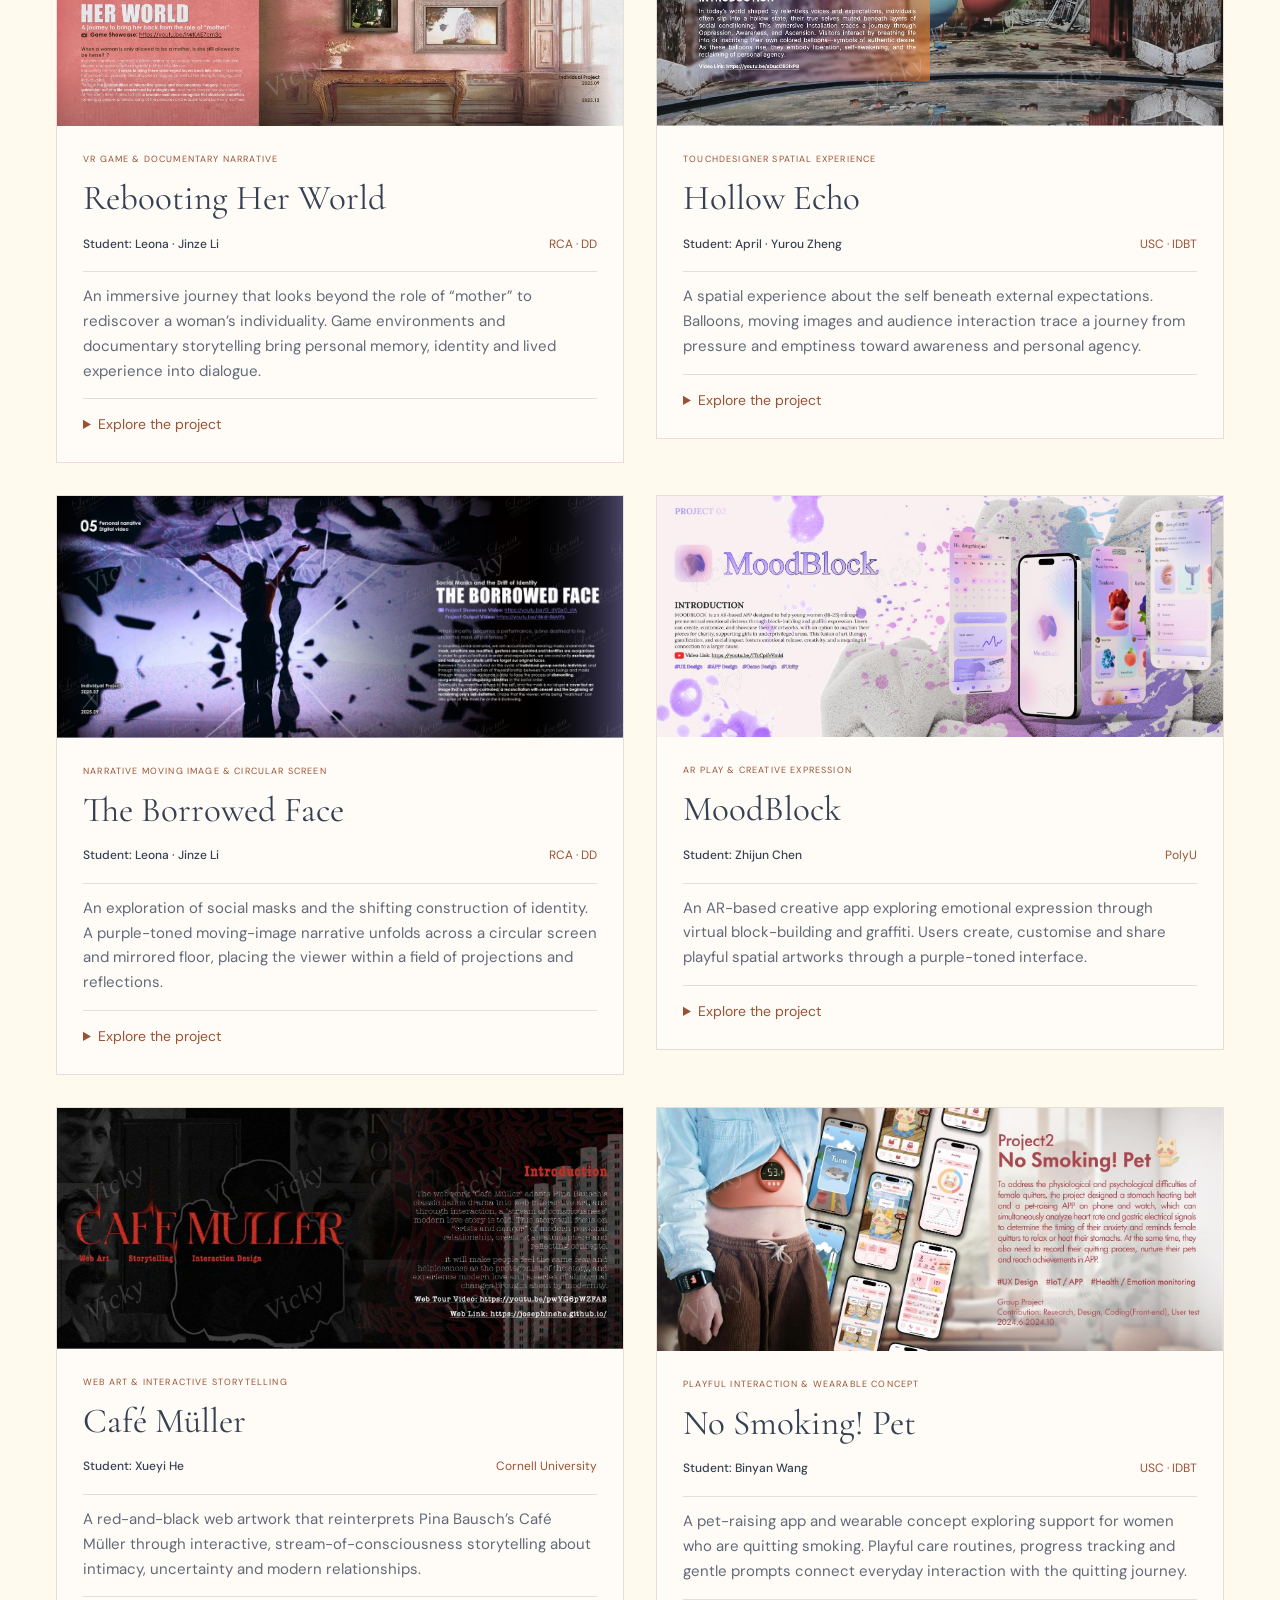
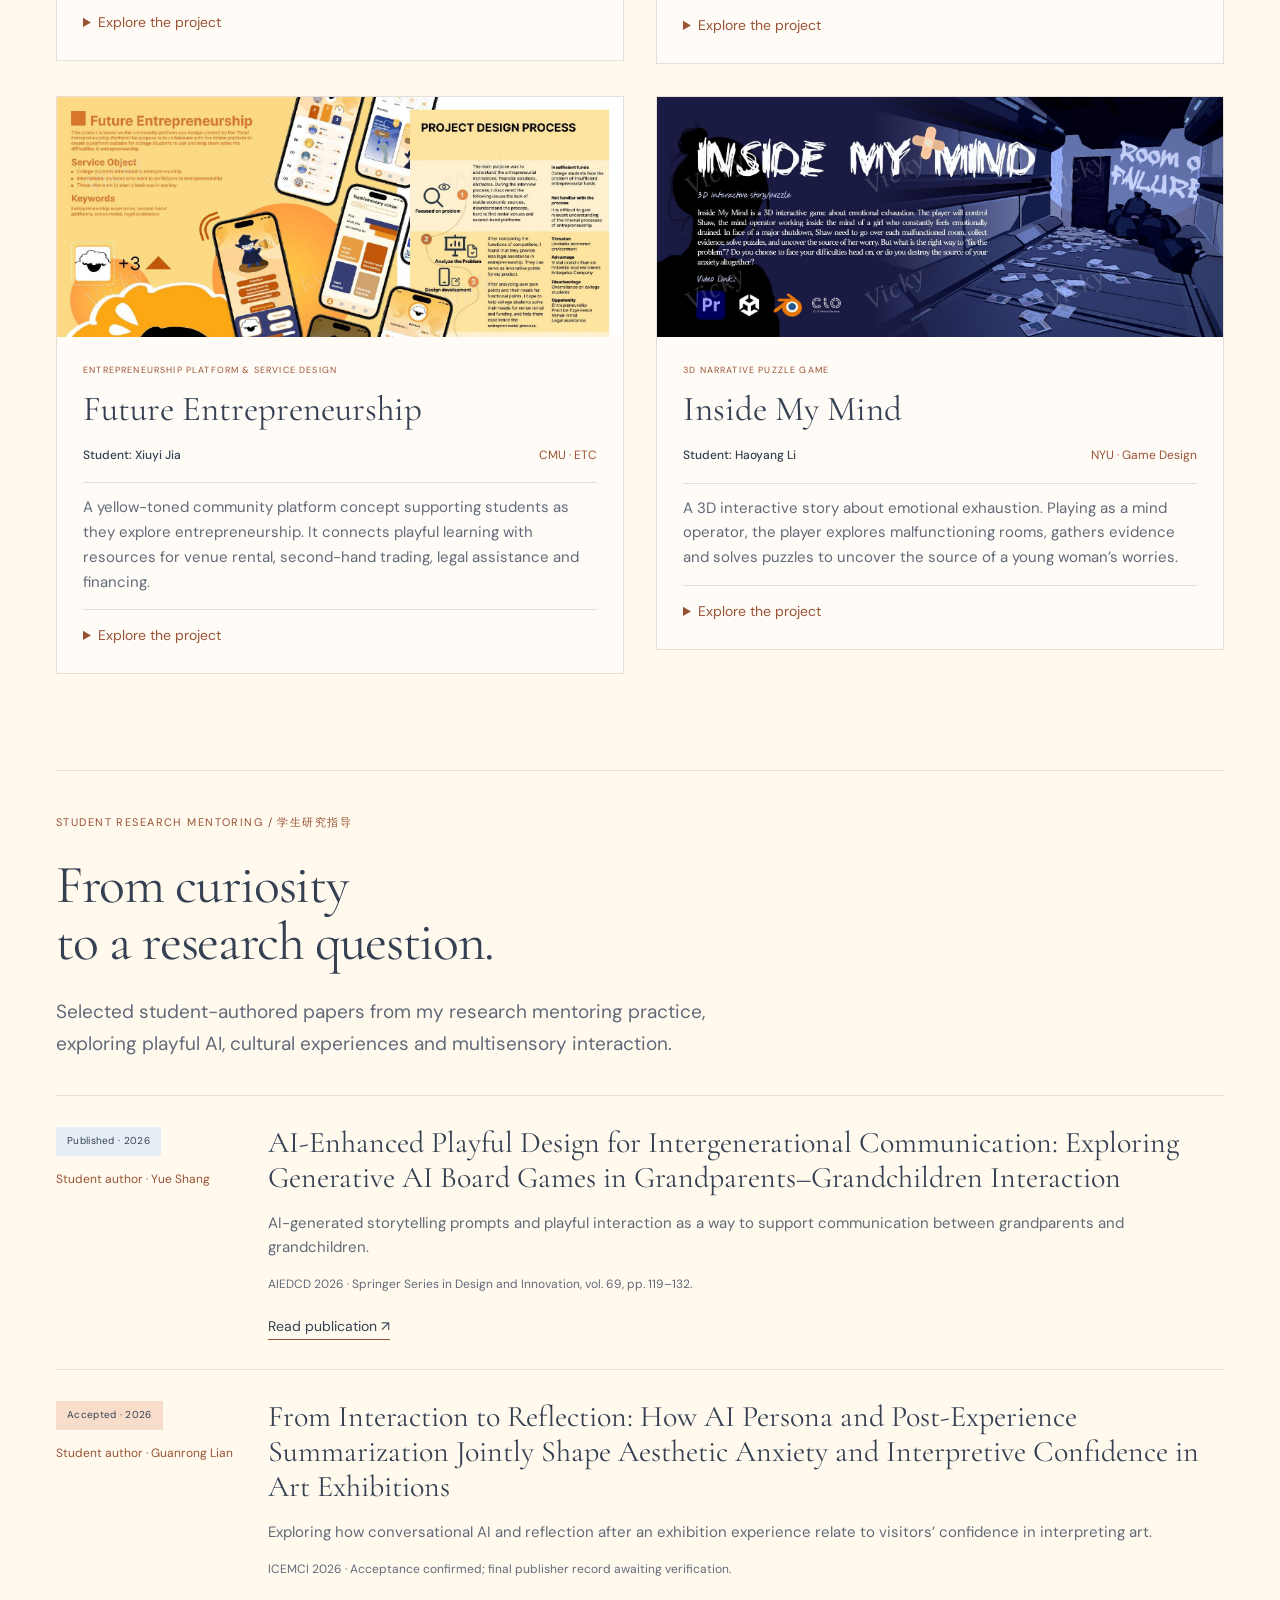
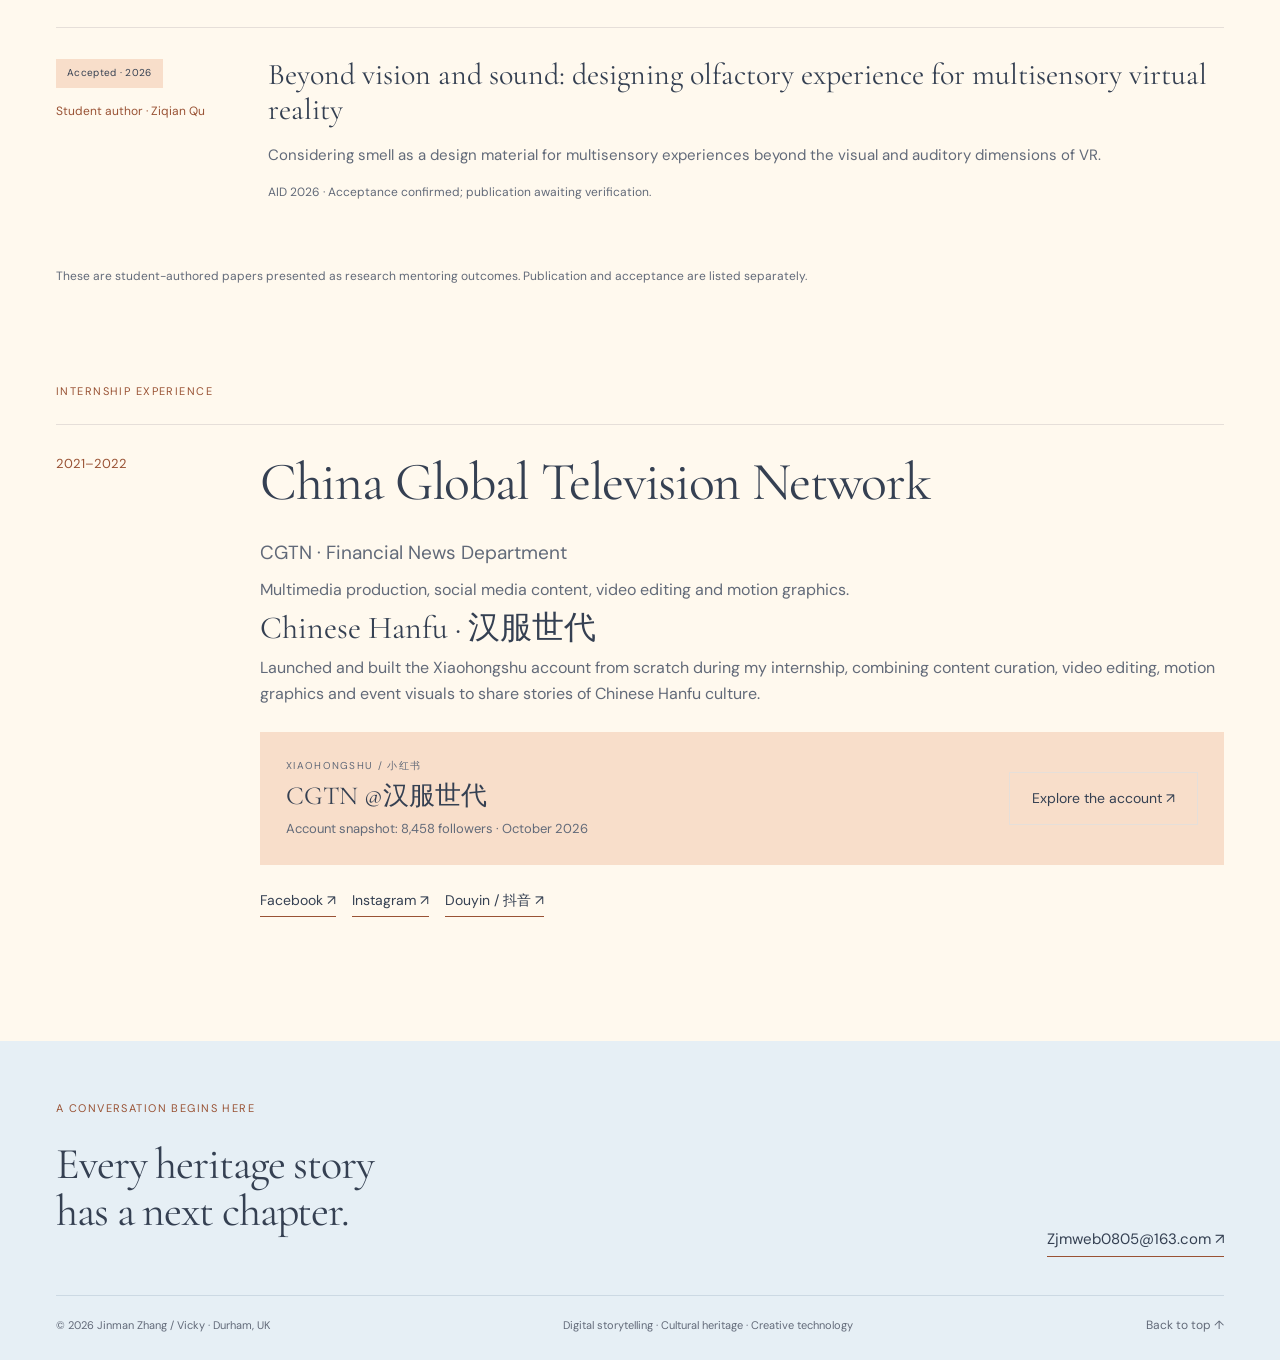
<file: work.html>
<!doctype html>
<html lang="en"><head><meta charset="utf-8"><meta name="viewport" content="width=device-width, initial-scale=1"><meta name="description" content="Teaching at New Oriental and multimedia internship experience at CGTN."><meta name="theme-color" content="#fff9ee"><title>Work — Vicky (Jinman) Zhang</title><link rel="icon" href="assets/favicon-moon-gate.svg" type="image/svg+xml"><link rel="stylesheet" href="styles.css"><script src="script.js" defer></script></head>
<body id="top"><a class="skip" href="#main">Skip to content</a>
<header class="site-header"><div class="wrap header-inner"><a class="brand brand-logo" href="index.html" aria-label="Vicky Zhang, home"><img src="assets/vicky-logo.svg" alt="Vicky — moon gate logo" width="400" height="148"></a><button class="menu-toggle" type="button" aria-expanded="false" aria-controls="primary-nav">Menu <span aria-hidden="true">＋</span></button><nav class="nav" id="primary-nav" aria-label="Main navigation"><a href="index.html">Home</a><a href="research.html">Research</a><a href="portfolio.html">Portfolio</a><a href="cv.html">CV</a><a href="work.html" aria-current="page">Work</a><a href="contact.html">Contact</a></nav></div></header>
<main id="main" class="wrap"><header class="page-intro"><p class="eyebrow">04 / Work</p><h1>Teaching &amp;<br><span class="serif-italic">professional practice.</span></h1><p class="lead">Bringing together creative technology, education and multimedia production.</p></header>
<section aria-labelledby="professional-title"><p class="eyebrow">Professional experience</p><article class="timeline-row"><time>2023–2026</time><div><h2 id="professional-title">New Oriental</h2><p class="lead">Star Mentor · 明星导师</p><p class="muted">Teaching across game design, web development and immersive media.</p><div class="teaching"><article><h4>Game design</h4></article><article><h4>Web development</h4></article><article><h4>VR narrative</h4></article><article><h4>Immersive spatial installation</h4></article><article><h4>AR applications</h4></article><article><h4>User experience</h4></article></div></div></article></section>
<section class="section student-work" id="student-work" aria-labelledby="student-work-title"><div class="section-head"><div><p class="eyebrow">Selected student work / 学生作品指导</p><h2 id="student-work-title">Different voices.<br>A shared curiosity.</h2></div></div><p class="lead">A selection of student projects from my teaching practice, spanning VR, spatial storytelling, moving image and AR.</p><p class="student-attribution">Creative work is credited to the students below. These projects are presented as student work from my teaching practice, separately from my own portfolio.</p><div class="student-grid"><article class="student-card" id="leona-rebooting"><a class="student-image-link" href="assets/students/leona-rebooting.jpg" target="_blank" rel="noopener" aria-label="View Rebooting Her World project image"><img class="student-cover" src="assets/students/leona-rebooting.jpg" width="1100" height="469" alt="Rebooting Her World — project cover by Leona · Jinze Li" loading="lazy"></a><div class="student-card-content"><p class="eyebrow">VR game & documentary narrative</p><h3>Rebooting Her World</h3><p class="student-credit"><strong>Student: Leona · Jinze Li</strong><span>RCA · DD</span></p><p class="muted">An immersive journey that looks beyond the role of “mother” to rediscover a woman’s individuality. Game environments and documentary storytelling bring personal memory, identity and lived experience into dialogue.</p><details><summary>Explore the project</summary><p>The project develops a sequence of narrative spaces, from an insect factory and cage imagery to a chapel and underwater ruins. A later documentary extends the work into lived experience.</p><figure><img src="assets/students/leona-vr-scenes.jpg" alt="Selected scenes from Leona’s VR narrative Rebooting Her World." loading="lazy"><figcaption>Project documentation · Leona · Jinze Li</figcaption></figure><a class="text-link" href="https://www.youtube.com/watch?v=iMrKAE7cm3c" target="_blank" rel="noopener noreferrer">Watch student project ↗</a></details></div></article><article class="student-card" id="april-hollow-echo"><a class="student-image-link" href="assets/students/april-hollow-echo.jpg" target="_blank" rel="noopener" aria-label="View Hollow Echo project image"><img class="student-cover" src="assets/students/april-hollow-echo.jpg" width="1100" height="469" alt="Hollow Echo — project cover by April · Yurou Zheng" loading="lazy"></a><div class="student-card-content"><p class="eyebrow">TouchDesigner spatial experience</p><h3>Hollow Echo</h3><p class="student-credit"><strong>Student: April · Yurou Zheng</strong><span>USC · IDBT</span></p><p class="muted">A spatial experience about the self beneath external expectations. Balloons, moving images and audience interaction trace a journey from pressure and emptiness toward awareness and personal agency.</p><details><summary>Explore the project</summary><p>Monochrome balloons carrying faces give way to coloured balloons as the narrative shifts from external voices toward self-expression. The documented setup includes Kinect recognition, interactive video switching and a physical installation.</p><figure><img src="assets/students/april-installation.jpg" alt="April’s Hollow Echo installation, with physical balloons, projection and audience interaction." loading="lazy"><figcaption>Project documentation · April · Yurou Zheng</figcaption></figure><a class="text-link" href="https://www.youtube.com/watch?v=aDucCB3lxP8" target="_blank" rel="noopener noreferrer">Watch student project ↗</a></details></div></article><article class="student-card" id="leona-borrowed-face"><a class="student-image-link" href="assets/students/leona-borrowed-face.jpg" target="_blank" rel="noopener" aria-label="View The Borrowed Face project image"><img class="student-cover" src="assets/students/leona-borrowed-face.jpg" width="1300" height="553" alt="The Borrowed Face — project cover by Leona · Jinze Li" loading="lazy"></a><div class="student-card-content"><p class="eyebrow">Narrative moving image & circular screen</p><h3>The Borrowed Face</h3><p class="student-credit"><strong>Student: Leona · Jinze Li</strong><span>RCA · DD</span></p><p class="muted">An exploration of social masks and the shifting construction of identity. A purple-toned moving-image narrative unfolds across a circular screen and mirrored floor, placing the viewer within a field of projections and reflections.</p><details><summary>Explore the project</summary><p>The work follows a cycle from the individual to the group and society, then back to the self. Masks become images to confront and reshape, rather than only disguises to wear.</p><figure><img src="assets/students/leona-ring-screen.jpg" alt="The Borrowed Face shown on a circular screen with a mirrored floor." loading="lazy"><figcaption>Project documentation · Leona · Jinze Li</figcaption></figure><a class="text-link" href="https://www.youtube.com/watch?v=-Bkdr-86MYk" target="_blank" rel="noopener noreferrer">Watch student project ↗</a></details></div></article><article class="student-card" id="zhijun-moodblock"><a class="student-image-link" href="assets/students/zhijun-moodblock.jpg" target="_blank" rel="noopener" aria-label="View MoodBlock project image"><img class="student-cover" src="assets/students/zhijun-moodblock.jpg" width="1800" height="766" alt="MoodBlock — project cover by Zhijun Chen" loading="lazy"></a><div class="student-card-content"><p class="eyebrow">AR play & creative expression</p><h3>MoodBlock</h3><p class="student-credit"><strong>Student: Zhijun Chen</strong><span>PolyU</span></p><p class="muted">An AR-based creative app exploring emotional expression through virtual block-building and graffiti. Users create, customise and share playful spatial artworks through a purple-toned interface.</p><details><summary>Explore the project</summary><p>The documented concept combines AR creation, mood-related interaction and a social space for sharing artworks. The project connects playful digital making with individual expression and sharing.</p><figure><img src="assets/students/zhijun-moodblock-outcome.png" alt="MoodBlock final outcomes: AR block-building, brush and water-ball tools, and mobile app interfaces by Zhijun Chen." loading="lazy"><figcaption>Project documentation · Zhijun Chen</figcaption></figure><a class="text-link" href="https://www.youtube.com/watch?v=fTcCpifvVmM" target="_blank" rel="noopener noreferrer">Watch student project ↗</a></details></div></article><article class="student-card" id="xueyi-cafe-muller"><a class="student-image-link" href="assets/students/xueyi-cafe-muller.jpg" target="_blank" rel="noopener" aria-label="View Café Müller project image"><img class="student-cover" src="assets/students/xueyi-cafe-muller.jpg" width="1600" height="681" alt="Café Müller — project cover by Xueyi He" loading="lazy"></a><div class="student-card-content"><p class="eyebrow">Web art & interactive storytelling</p><h3>Café Müller</h3><p class="student-credit"><strong>Student: Xueyi He</strong><span>Cornell University</span></p><p class="muted">A red-and-black web artwork that reinterprets Pina Bausch’s Café Müller through interactive, stream-of-consciousness storytelling about intimacy, uncertainty and modern relationships.</p><details><summary>Explore the project</summary><p>The project translates the atmosphere of the original dance work into a sequence of browser-based encounters, combining collage, visual composition, narrative and interaction design.</p><figure><img src="assets/students/xueyi-web-art.jpg" alt="Selected red-and-black screens from Xueyi He’s Café Müller web artwork." loading="lazy"><figcaption>Project documentation · Xueyi He</figcaption></figure><a class="text-link" href="https://www.youtube.com/watch?v=pwYG6pWZFAE" target="_blank" rel="noopener noreferrer">Watch student project ↗</a></details></div></article><article class="student-card" id="binyan-no-smoking"><a class="student-image-link" href="assets/students/binyan-no-smoking.jpg" target="_blank" rel="noopener" aria-label="View No Smoking! Pet project image"><img class="student-cover" src="assets/students/binyan-no-smoking.jpg" width="1600" height="687" alt="No Smoking! Pet — project cover by Binyan Wang" loading="lazy"></a><div class="student-card-content"><p class="eyebrow">Playful interaction & wearable concept</p><h3>No Smoking! Pet</h3><p class="student-credit"><strong>Student: Binyan Wang</strong><span>USC · IDBT</span></p><p class="muted">A pet-raising app and wearable concept exploring support for women who are quitting smoking. Playful care routines, progress tracking and gentle prompts connect everyday interaction with the quitting journey.</p><details><summary>Explore the project</summary><p>The documented group project brings together research, UX design, front-end implementation and user testing. Its design concept combines phone and watch interfaces with a warming belt and virtual pet activities.</p><figure><img src="assets/students/binyan-app.jpg" alt="Phone and watch interfaces from Binyan Wang’s No Smoking! Pet project." loading="lazy"><figcaption>Project documentation · Binyan Wang</figcaption></figure></details></div></article><article class="student-card" id="xiuyi-entrepreneurship"><a class="student-image-link" href="assets/students/xiuyi-entrepreneurship.jpg" target="_blank" rel="noopener" aria-label="View Future Entrepreneurship project image"><img class="student-cover" src="assets/students/xiuyi-entrepreneurship.jpg" width="1600" height="680" alt="Future Entrepreneurship — project cover by Xiuyi Jia" loading="lazy"></a><div class="student-card-content"><p class="eyebrow">Entrepreneurship platform & service design</p><h3>Future Entrepreneurship</h3><p class="student-credit"><strong>Student: Xiuyi Jia</strong><span>CMU · ETC</span></p><p class="muted">A yellow-toned community platform concept supporting students as they explore entrepreneurship. It connects playful learning with resources for venue rental, second-hand trading, legal assistance and financing.</p><details><summary>Explore the project</summary><p>The project maps entrepreneurial motivations and practical barriers into service features, a game-like learning journey and mobile interfaces. The illustrated character and warm palette create a recognisable entry point into a complex process.</p><figure><img src="assets/students/xiuyi-app.jpg" alt="User journey and mobile interfaces for Xiuyi Jia’s Future Entrepreneurship platform." loading="lazy"><figcaption>Project documentation · Xiuyi Jia</figcaption></figure></details></div></article><article class="student-card" id="haoyang-inside-my-mind"><a class="student-image-link" href="assets/students/haoyang-inside-my-mind.jpg" target="_blank" rel="noopener" aria-label="View Inside My Mind project image"><img class="student-cover" src="assets/students/haoyang-inside-my-mind.jpg" width="1600" height="681" alt="Inside My Mind — project cover by Haoyang Li" loading="lazy"></a><div class="student-card-content"><p class="eyebrow">3D narrative puzzle game</p><h3>Inside My Mind</h3><p class="student-credit"><strong>Student: Haoyang Li</strong><span>NYU · Game Design</span></p><p class="muted">A 3D interactive story about emotional exhaustion. Playing as a mind operator, the player explores malfunctioning rooms, gathers evidence and solves puzzles to uncover the source of a young woman’s worries.</p><details><summary>Explore the project</summary><p>The game uses the mind as an explorable environment. Its rooms and narrative choices ask whether confronting a difficulty and removing its source are really the same thing. The portfolio documents level design, character and scene development, dialogue and implementation.</p><figure><img src="assets/students/haoyang-game-scenes.jpg" alt="Final game environments and dialogue scenes from Haoyang Li’s Inside My Mind." loading="lazy"><figcaption>Project documentation · Haoyang Li</figcaption></figure></details></div></article></div></section><section class="section student-research" id="student-research" aria-labelledby="student-research-title">
<p class="eyebrow">Student Research Mentoring / 学生研究指导</p>
<h2 id="student-research-title">From curiosity<br>to a research question.</h2>
<p class="lead">Selected student-authored papers from my research mentoring practice, exploring playful AI, cultural experiences and multisensory interaction.</p>
<article class="mentoring-paper"><div><span class="research-status">Published · 2026</span><p class="student-author">Student author · Yue Shang</p></div><div><h3>AI-Enhanced Playful Design for Intergenerational Communication: Exploring Generative AI Board Games in Grandparents–Grandchildren Interaction</h3><p class="muted">AI-generated storytelling prompts and playful interaction as a way to support communication between grandparents and grandchildren.</p><p class="research-venue">AIEDCD 2026 · Springer Series in Design and Innovation, vol. 69, pp. 119–132.</p><a class="text-link" href="https://doi.org/10.1007/978-3-032-31104-7_12" target="_blank" rel="noopener noreferrer">Read publication ↗</a></div></article>
<article class="mentoring-paper"><div><span class="research-status accepted">Accepted · 2026</span><p class="student-author">Student author · Guanrong Lian</p></div><div><h3>From Interaction to Reflection: How AI Persona and Post-Experience Summarization Jointly Shape Aesthetic Anxiety and Interpretive Confidence in Art Exhibitions</h3><p class="muted">Exploring how conversational AI and reflection after an exhibition experience relate to visitors’ confidence in interpreting art.</p><p class="research-venue">ICEMCI 2026 · Acceptance confirmed; final publisher record awaiting verification.</p></div></article>
<article class="mentoring-paper"><div><span class="research-status accepted">Accepted · 2026</span><p class="student-author">Student author · Ziqian Qu</p></div><div><h3>Beyond vision and sound: designing olfactory experience for multisensory virtual reality</h3><p class="muted">Considering smell as a design material for multisensory experiences beyond the visual and auditory dimensions of VR.</p><p class="research-venue">AID 2026 · Acceptance confirmed; publication awaiting verification.</p></div></article>
<p class="note">These are student-authored papers presented as research mentoring outcomes. Publication and acceptance are listed separately.</p>
</section><section class="section" aria-labelledby="internship-title"><p class="eyebrow">Internship experience</p><article class="timeline-row"><time>2021–2022</time><div><h2 id="internship-title">China Global Television Network</h2><p class="lead">CGTN · Financial News Department</p><p class="muted">Multimedia production, social media content, video editing and motion graphics.</p><h3>Chinese Hanfu · 汉服世代</h3><p class="muted">Launched and built the Xiaohongshu account from scratch during my internship, combining content curation, video editing, motion graphics and event visuals to share stories of Chinese Hanfu culture.</p><div class="social-account"><div><p class="eyebrow">Xiaohongshu / 小红书</p><h4>CGTN @汉服世代</h4><p class="small muted">Account snapshot: 8,458 followers · October 2026</p></div><a class="button secondary" href="https://xhslink.cn/o/9mfyI6qfIQh" target="_blank" rel="noopener noreferrer">Explore the account ↗</a></div><div class="actions"><a class="text-link" href="https://www.facebook.com/ChineseHanfu2003" target="_blank" rel="noopener noreferrer">Facebook ↗</a><a class="text-link" href="https://www.instagram.com/chinese_hanfu_/" target="_blank" rel="noopener noreferrer">Instagram ↗</a><a class="text-link" href="https://v.douyin.com/8X9xg0kQWMA/" target="_blank" rel="noopener noreferrer">Douyin / 抖音 ↗</a></div></div></article></section>
</main>
<footer class="site-footer"><div class="wrap"><div class="footer-top"><div><p class="eyebrow">A conversation begins here</p><h2>Every heritage story<br>has a next chapter.</h2></div><a class="footer-email text-link" href="mailto:Zjmweb0805@163.com">Zjmweb0805@163.com ↗</a></div><div class="footer-bottom"><span>© 2026 Jinman Zhang / Vicky · Durham, UK</span><span>Digital storytelling · Cultural heritage · Creative technology</span><a class="back-top" href="#top">Back to top ↑</a></div></div></footer>
</body></html>
</file>
<file: styles.css>
@import url('https://fonts.googleapis.com/css2?family=Cormorant+Garamond:ital,wght@0,400;0,500;0,600;1,400&family=DM+Sans:wght@400;500;600&display=swap');

:root{--cream:#fff9ee;--ink:#354052;--secondary:#626a79;--rule:#e6dfd9;--peach:#f8deca;--orange:#eca278;--sky:#8db8d8;--blue:#e6eff5;--lilac:#b8acce;--purple:#ebe6f2;--accent:#995234;--serif:'Cormorant Garamond',Georgia,serif;--sans:'DM Sans',Arial,sans-serif}
*{box-sizing:border-box}html{scroll-behavior:smooth;scroll-padding-top:100px}body{margin:0;background:var(--cream);color:var(--ink);font:16px/1.65 var(--sans)}a{color:inherit;text-decoration:none}button{font:inherit}a,button,summary{-webkit-tap-highlight-color:transparent}a:focus-visible,button:focus-visible,summary:focus-visible{outline:3px solid var(--accent);outline-offset:6px}::selection{background:var(--peach)}img{display:block;max-width:100%}p{margin:0 0 1em}h1,h2,h3,h4{font-family:var(--serif);font-weight:400;line-height:1.06;margin:0 0 .5em}h1{font-size:clamp(64px,7vw,100px);letter-spacing:-.035em}h2{font-size:clamp(38px,4.2vw,58px);letter-spacing:-.025em}h3{font-size:32px}h4{font-size:26px}.wrap{width:min(1264px,calc(100% - 112px));margin-inline:auto}.skip{position:absolute;top:-100px;background:var(--ink);color:white;padding:12px;z-index:10}.skip:focus{top:0}.site-header{border-bottom:1px solid var(--rule)}.header-inner{min-height:96px;display:flex;align-items:center;justify-content:space-between;gap:24px}.brand{font-size:12px;letter-spacing:.1em;white-space:nowrap}.brand span{display:block;font:italic 18px var(--serif);letter-spacing:0;color:var(--secondary)}.nav{display:flex;gap:30px;align-items:center}.nav a{font-size:14px;padding:9px 0;position:relative}.nav a::after{content:'';position:absolute;bottom:2px;left:0;width:0;height:2px;background:var(--orange);transition:width .2s}.nav a:hover::after,.nav a[aria-current=page]::after{width:100%}.nav a[aria-current=page]{color:var(--accent)}.menu-toggle{display:none;background:none;border:1px solid var(--rule);padding:8px 15px;color:var(--ink)}main{padding:76px 0 96px;min-height:60vh}.eyebrow{font-size:11px;letter-spacing:.13em;text-transform:uppercase;color:var(--accent);margin-bottom:24px}.lead{font-size:19px;max-width:680px;color:var(--secondary)}.muted{color:var(--secondary)}.small{font-size:13px}.page-intro{margin-bottom:64px;max-width:900px}.page-intro h1{max-width:850px}.hero{display:grid;grid-template-columns:1.15fr 1fr;gap:64px;align-items:start}.hero h1{font-size:clamp(88px,9vw,130px);line-height:.89;margin:30px 0}.hero .tagline{font:italic 40px/1.12 var(--serif);max-width:600px;margin:28px 0}.hero .bio{max-width:580px;color:var(--secondary);font-size:18px}.tags{display:flex;gap:8px;flex-wrap:wrap;margin:24px 0}.tag{font-size:12px;background:var(--peach);padding:6px 12px}.button{display:inline-flex;align-items:center;gap:25px;background:var(--ink);color:var(--cream);padding:14px 22px;border:1px solid var(--ink);font-size:14px;transition:background .2s,transform .2s}.button:hover{background:var(--accent);transform:translateY(-2px)}.button.secondary{background:transparent;color:var(--ink);border-color:var(--rule)}.actions{display:flex;gap:16px;flex-wrap:wrap;margin-top:24px}.supervisors{font-size:13px;color:var(--secondary);margin-top:28px}.art{position:relative;overflow:hidden;margin:0;background:var(--blue)}.art img{width:100%;height:auto}.art-title{position:absolute;top:20px;left:24px;font:32px/1.1 var(--serif);max-width:85%}.art figcaption{position:absolute;bottom:14px;left:24px;font-size:8px;letter-spacing:.1em;text-transform:uppercase;color:var(--secondary)}.art.relics{background:var(--peach)}.art.poetry{background:var(--purple)}.section{margin-top:96px}.section-head{display:flex;justify-content:space-between;gap:24px;align-items:end;margin-bottom:30px}.section-head h2{margin:0}.text-link{font-size:14px;border-bottom:1px solid var(--accent);padding-bottom:4px;white-space:nowrap}.text-link:hover{color:var(--accent)}.directions{display:grid;grid-template-columns:repeat(3,1fr);gap:30px}.direction{border-top:2px solid var(--orange);padding-top:22px}.direction:nth-child(2){border-color:var(--sky)}.direction:nth-child(3){border-color:var(--lilac)}.direction p{color:var(--secondary);font-size:15px}.preview-grid{display:grid;grid-template-columns:repeat(3,1fr);gap:28px}.preview-card h3{font-size:28px;margin-top:20px}.preview-card .eyebrow{font-size:9px;margin-top:20px;margin-bottom:10px}.preview-card .art-title{font-size:23px;top:14px;left:16px}.preview-card figcaption{font-size:6px;left:16px;bottom:9px}.preview-card>a{display:block}.preview-card>a:hover h3{color:var(--accent)}.research-note{padding:34px;background:var(--blue);display:grid;grid-template-columns:1fr 1fr;gap:32px;margin-bottom:64px}.research-note h3{margin:0}.publication{display:grid;grid-template-columns:70px 1fr;gap:28px;border-top:1px solid var(--rule);padding:30px 0}.publication time{color:var(--accent);font-size:14px}.publication h3{font-size:31px;max-width:970px}.publication .meta{font-size:14px;color:var(--secondary)}.publication .links{display:flex;flex-wrap:wrap;gap:24px}.filter-bar{display:flex;flex-wrap:wrap;gap:10px;margin-bottom:40px}.filter-bar button{border:1px solid var(--rule);background:transparent;padding:9px 18px;color:var(--ink);cursor:pointer}.filter-bar button[aria-pressed=true]{background:var(--ink);border-color:var(--ink);color:var(--cream)}.project{display:grid;grid-template-columns:1fr 1.18fr;gap:48px;align-items:start;padding:40px 0;border-top:1px solid var(--rule)}.project h2{font-size:40px}.project .eyebrow{margin-bottom:16px;font-size:10px}.project .description{color:var(--secondary)}.project details{margin-top:24px;border-top:1px solid var(--rule);padding-top:14px}.project summary{cursor:pointer;color:var(--accent);font-size:14px}.project details p{margin:16px 0;font-size:15px;color:var(--secondary)}.project details ul{padding-left:20px;font-size:15px;color:var(--secondary)}.project[hidden]{display:none}.timeline{margin-top:32px}.timeline-row{display:grid;grid-template-columns:170px 1fr;gap:34px;padding:28px 0;border-top:1px solid var(--rule)}.timeline-row time{font-size:13px;color:var(--accent)}.timeline-row h3{margin-bottom:10px}.timeline-row p{color:var(--secondary);margin-bottom:8px}.split{display:grid;grid-template-columns:1.5fr 1fr;gap:70px}.aside-card{background:var(--purple);padding:30px;align-self:start}.aside-card h3{font-size:30px}.aside-card .button{margin-top:14px}.note{font-size:12px;color:var(--secondary);margin-top:16px}.teaching{display:grid;grid-template-columns:repeat(3,1fr);gap:16px;margin-top:30px}.teaching article{padding:22px;background:var(--peach)}.teaching article:nth-child(3n+2){background:var(--blue)}.teaching article:nth-child(3n){background:var(--purple)}.teaching h4{font-size:25px;margin:0}.contact-layout{display:grid;grid-template-columns:1.1fr 1fr;gap:70px}.contact-panel{padding:40px;background:var(--blue);position:relative}.contact-email{font-family:var(--serif);font-size:clamp(24px,3vw,38px);overflow-wrap:anywhere}.copy-button{background:transparent;border:1px solid var(--ink);color:var(--ink);padding:10px 18px;cursor:pointer;margin-top:24px}.copy-status{font-size:13px;min-height:24px;margin-top:10px}.site-footer{background:var(--blue);padding:58px 0 25px}.footer-top{display:flex;justify-content:space-between;align-items:end;gap:30px}.footer-top h2{font-size:44px;max-width:560px}.footer-bottom{border-top:1px solid #ccd9e3;margin-top:38px;padding-top:20px;display:flex;justify-content:space-between;gap:20px;font-size:11px;color:var(--secondary)}.footer-email{font-size:15px}.back-top{font-size:12px}.serif-italic{font-family:var(--serif);font-style:italic}.visually-hidden{position:absolute;width:1px;height:1px;padding:0;overflow:hidden;clip:rect(0,0,0,0);white-space:nowrap;border:0}
@media(min-width:1600px){.wrap{width:min(1264px,calc(100% - 176px))}}
@media(max-width:950px){.wrap{width:calc(100% - 64px)}.nav{gap:20px}.hero{gap:32px}.hero .tagline{font-size:32px}.hero .bio{font-size:16px}.hero h1{font-size:90px}.art-title{font-size:26px}.directions{gap:22px}.preview-grid{grid-template-columns:1fr 1fr}.preview-card:last-child{grid-column:1/-1;max-width:calc(50% - 14px)}.split{gap:32px}.project{gap:28px}.timeline-row{grid-template-columns:120px 1fr}.teaching{grid-template-columns:repeat(2,1fr)}.contact-layout{gap:32px}}
@media(max-width:700px){.wrap{width:calc(100% - 48px)}.header-inner{min-height:82px;flex-wrap:wrap;gap:0;padding:18px 0}.brand{font-size:10px}.brand span{font-size:16px}.menu-toggle{display:block}.nav{width:100%;display:flex;flex-wrap:wrap;gap:0 25px;padding-top:16px}.nav a{font-size:13px}.js .nav{display:none}.js .nav.is-open{display:flex}.menu-toggle[aria-expanded=true]{background:var(--peach)}main{padding:45px 0 64px}.hero{grid-template-columns:1fr;gap:38px}.hero h1{font-size:96px;margin-top:20px}.hero .tagline{font-size:34px}.hero .bio{font-size:16px}.hero .art{max-width:500px}.eyebrow{font-size:10px;margin-bottom:20px}.supervisors{margin-top:20px}.art-title{font-size:30px}.section{margin-top:64px}.section-head{align-items:start;flex-direction:column;gap:16px}.directions,.preview-grid,.split,.contact-layout,.research-note{grid-template-columns:1fr}.direction{padding-top:18px}.direction h3{font-size:29px}.preview-card:last-child{grid-column:auto;max-width:none}.preview-card .art-title{font-size:29px}.preview-card figcaption{font-size:8px}.preview-card h3{font-size:31px}.page-intro{margin-bottom:42px}h1{font-size:64px}.lead{font-size:17px}.research-note{gap:18px;padding:26px}.publication{grid-template-columns:1fr;gap:8px}.publication h3{font-size:29px}.project{grid-template-columns:1fr;gap:24px;padding:30px 0}.project h2{font-size:35px}.project .art-title{font-size:27px}.timeline-row{grid-template-columns:1fr;gap:8px}.timeline-row h3{font-size:30px}.teaching{gap:12px}.teaching article{padding:18px}.teaching h4{font-size:22px}.contact-panel{padding:28px}.footer-top{align-items:start;flex-direction:column;gap:12px}.footer-top h2{font-size:38px}.footer-bottom{flex-direction:column;gap:10px}.site-footer{padding-top:40px}.actions{gap:10px}.button{padding:12px 18px}.filter-bar{gap:8px}.filter-bar button{padding:8px 13px;font-size:13px}}
@media(prefers-reduced-motion:reduce){html{scroll-behavior:auto}*{transition:none!important}}

/* Compact portrait and an interactive cabinet of cultural stories. */
.student-work{padding-top:36px;border-top:1px solid var(--rule)}.student-attribution{font-size:12px;color:var(--secondary);max-width:850px;margin:20px 0 35px;padding-left:16px;border-left:2px solid var(--orange)}.student-grid{display:grid;grid-template-columns:repeat(2,minmax(0,1fr));gap:32px;align-items:start}.student-card{border:1px solid var(--rule);background:#fffcf7;min-width:0}.student-cover{display:block;width:100%;height:auto}.student-image-link{display:block}.student-card-content{padding:26px}.student-card .eyebrow{font-size:9px;margin-bottom:13px}.student-card h3{font-size:35px}.student-card .muted{font-size:15px}.student-credit{display:flex;justify-content:space-between;gap:12px;flex-wrap:wrap;padding-bottom:17px;border-bottom:1px solid var(--rule);font-size:12px}.student-credit strong{font-weight:500}.student-credit span{color:var(--accent)}.student-card details{border-top:1px solid var(--rule);padding-top:14px;font-size:14px}.student-card summary{cursor:pointer;color:var(--accent)}.student-card details>p{margin-top:18px;color:var(--secondary)}.student-card details figure{margin:20px 0}.student-card details figure img{width:100%;height:auto}.student-card figcaption{font-size:10px;color:var(--secondary);margin-top:8px}@media(max-width:800px){.student-grid{grid-template-columns:1fr}.student-card-content{padding:22px}.student-card h3{font-size:32px}}
.brand-logo{display:block;flex:0 0 auto}.brand-logo img{width:182px;height:auto;display:block}@media(max-width:700px){.brand-logo img{width:150px}}
.hero-visual{display:flex;flex-direction:column;gap:24px;min-width:0;padding-top:12px}.hero-visual .portrait-compact{display:flex;align-items:center;gap:22px;padding:0;background:transparent;align-self:end;width:100%;max-width:350px}.hero-visual .portrait-compact .portrait-frame{width:112px;flex:0 0 112px;aspect-ratio:4/5;border-width:4px}.hero-visual .portrait-compact figcaption{padding:0;font-size:12px;letter-spacing:.02em}.hero-visual .portrait-compact figcaption span{font-size:25px;margin-top:8px}.portrait-compact small{display:block;margin-top:10px;font-size:11px;color:var(--secondary);letter-spacing:0;line-height:1.6}.heritage-lab{border:1px solid var(--rule);background:linear-gradient(145deg,#fff9ee 50%,#e6eff555);position:relative;overflow:hidden;padding:22px 24px 24px}.scene-heading{display:flex;justify-content:space-between;align-items:center}.scene-heading .eyebrow{font-size:9px;margin:0}.scene-heading>span{color:var(--accent);font-size:19px}.heritage-stage{position:relative;margin:0 -18px}.heritage-drawing{display:block;width:100%;height:auto;overflow:visible}.scene-layer{transition:transform .35s ease-out}.scene-object,.scene-book,.scene-portal{opacity:.65;transition:opacity .3s,transform .35s ease-out}.heritage-lab[data-active=objects] .scene-object,.heritage-lab[data-active=stories] .scene-book,.heritage-lab[data-active=worlds] .scene-portal{opacity:1}.scene-point{position:absolute;display:flex;align-items:center;gap:7px;border:1px solid var(--rule);background:var(--cream);color:var(--secondary);padding:5px 9px;font-size:9px;cursor:pointer;border-radius:20px;box-shadow:0 2px 10px #35405208}.scene-point span{font-size:10px}.scene-point[aria-pressed=true]{color:var(--ink);background:var(--peach);border-color:var(--orange)}.point-object{right:5%;top:36%}.point-book{left:11%;top:73%}.point-portal{left:28%;top:12%}.scene-caption{border-top:1px solid var(--rule);padding-top:20px}.scene-caption h2{font-size:29px;letter-spacing:-.02em;margin-bottom:10px}.scene-description{font-size:13px;line-height:1.65;color:var(--secondary);min-height:44px;margin-bottom:14px}.scene-hint{font-size:9px;letter-spacing:.1em;text-transform:uppercase;color:var(--accent);margin:0}
@media(max-width:950px){.hero{gap:30px}.scene-caption h2{font-size:25px}.heritage-lab{padding:18px}.hero-visual .portrait-compact{gap:15px}.hero-visual .portrait-compact .portrait-frame{width:90px;flex-basis:90px}.hero-visual .portrait-compact figcaption span{font-size:22px}}
@media(max-width:700px){.hero-visual{gap:26px;padding-top:0}.hero-visual .portrait-compact{align-self:start;max-width:350px}.hero-visual .portrait-compact .portrait-frame{width:96px;flex-basis:96px}.heritage-lab{max-width:500px;width:100%}.scene-caption h2{font-size:28px}.scene-point{padding:6px 10px;min-height:34px}.scene-description{min-height:44px}.scene-hint{font-size:8px}}
@media(prefers-reduced-motion:reduce){.scene-layer,.scene-object,.scene-book,.scene-portal{transition:none}}

/* Real project imagery and independent editorial case studies. */
.social-account{display:flex;justify-content:space-between;align-items:center;gap:24px;padding:26px;background:var(--peach);margin-top:24px}.social-account .eyebrow{margin-bottom:8px;font-size:10px}.social-account h4{margin-bottom:8px}.social-account p:last-child{margin-bottom:0}@media(max-width:700px){.social-account{flex-direction:column;align-items:start;padding:22px}}
.student-research{border-top:1px solid var(--rule);padding-top:42px}.student-research>.lead{margin-bottom:36px}.mentoring-paper{display:grid;grid-template-columns:180px minmax(0,1fr);gap:32px;padding:30px 0;border-top:1px solid var(--rule)}.mentoring-paper h3{font-size:30px;line-height:1.16}.mentoring-paper .muted{font-size:15px}.research-status{display:inline-block;font-size:10px;padding:6px 11px;background:var(--blue);color:var(--ink);letter-spacing:.03em}.research-status.accepted{background:var(--peach)}.student-author{font-size:12px;color:var(--accent);margin-top:14px}.research-venue{font-size:12px;color:var(--secondary);margin-bottom:18px}@media(max-width:700px){.mentoring-paper{grid-template-columns:1fr;gap:12px}.mentoring-paper h3{font-size:28px}.student-author{margin-bottom:0}}
/* Repeated watermarks sit above project imagery without intercepting clicks. */
.project-photo,.case-figure>a,.student-image-link,.student-card details figure{position:relative;display:block;isolation:isolate}
.project-photo::after,.case-figure>a::after,.student-image-link::after,.student-card details figure::after,.video-shell:has(>img)::after{content:"";position:absolute;inset:0;background-image:url('assets/vicky-watermark.svg');background-repeat:repeat;background-size:180px 115px;pointer-events:none;z-index:1}
.project-photo figcaption,.student-card details figcaption{position:relative;z-index:2;background:var(--cream)}
.video-shell .video-play{z-index:2}
.portrait{margin:0;padding:20px;background:var(--blue);align-self:start}.portrait-frame{aspect-ratio:4/5;overflow:hidden;border:7px solid var(--peach)}.portrait-frame img{width:100%;height:100%;object-fit:cover;object-position:56% 68%;transform:scale(1.3);transform-origin:56% 68%}.portrait figcaption{padding:18px 4px 2px;font-size:12px;letter-spacing:.04em}.portrait figcaption span{display:block;font:italic 22px/1.3 var(--serif);margin-top:5px;color:var(--secondary)}
.preview-card .project-photo.supplied-cover img,.project .project-photo.supplied-cover img{aspect-ratio:auto;height:auto;object-fit:contain}
.project-photo{margin:0;background:var(--blue);overflow:hidden}.project-photo img{display:block;width:100%;height:auto}.project-photo figcaption{padding:14px 20px;font:italic 21px/1.3 var(--serif);background:var(--peach)}.project-photo.voices figcaption{background:var(--blue)}.project-photo.poetry figcaption{background:var(--purple)}.preview-card .project-photo img{aspect-ratio:16/10;object-fit:cover}.preview-card .voices img{object-position:60% center}.project .project-photo img{aspect-ratio:16/10;object-fit:cover}.project h2 a:hover{color:var(--accent)}.project .actions{align-items:center}.breadcrumb{display:inline-block;margin-bottom:36px}.case-header{max-width:1050px;margin-bottom:40px}.case-header h1{font-size:clamp(48px,6.2vw,88px);line-height:1.04}.case-header .lead{max-width:790px}.case-hero{max-width:1100px;margin-inline:auto}.case-hero .project-photo img{max-height:640px;object-fit:contain;background:#f0ede6}.case-hero .project-photo.voices img{background:#080a0b}.case-hero .project-photo figcaption{font-size:26px;padding:18px 28px}.case-facts{display:grid;grid-template-columns:repeat(3,1fr);gap:32px;padding:30px 0;border-bottom:1px solid var(--rule);margin:10px 0 70px}.case-facts dt{font-size:10px;color:var(--accent);text-transform:uppercase;letter-spacing:.13em;margin-bottom:10px}.case-facts dd{font-size:14px;margin:0;color:var(--secondary)}.case-question{background:var(--peach);padding:48px;max-width:1050px;margin-inline:auto}.case-question h2{font-size:clamp(32px,4vw,48px);max-width:850px}.case-question p:last-child{font-size:17px;max-width:850px;color:var(--secondary);margin-bottom:0}.case-body{max-width:850px;margin:60px auto 0}.case-section{margin-top:44px}.case-section h2{font-size:36px}.case-section .eyebrow{margin-bottom:15px}.case-section>p:last-child{color:var(--secondary);font-size:17px}.video-shell{position:relative;aspect-ratio:16/9;background:var(--ink);overflow:hidden}.video-shell>img{width:100%;height:100%;object-fit:cover;filter:brightness(.58)}.video-play{position:absolute;inset:0;display:flex;align-items:center;justify-content:center;gap:18px;color:white;font-size:18px;background:transparent;border:0;cursor:pointer}.video-play span{width:64px;height:64px;background:var(--cream);color:var(--ink);border-radius:50%;display:grid;place-items:center}.video-play:hover{background:#35405233}.video-play:focus-visible{outline-offset:-6px}.video-shell iframe{width:100%;height:100%;border:0;position:absolute;inset:0}.case-figure{margin:0 auto 40px;max-width:1100px}.case-figure img{width:100%;height:auto;max-height:720px;object-fit:contain;background:#f0ede6}.case-figure figcaption{font-size:13px;color:var(--secondary);margin-top:14px;max-width:800px}.case-outcome{border-top:2px solid var(--lilac);padding-top:34px;max-width:850px;margin:65px auto}.case-outcome h2{font-size:40px}.case-outcome p{color:var(--secondary)}.case-next{display:flex;justify-content:space-between;gap:28px;border-top:1px solid var(--rule);padding-top:28px}.case-next .text-link{white-space:normal}
@media(max-width:700px){.case-facts{grid-template-columns:1fr;gap:20px;margin-bottom:40px;padding-top:20px}.case-question{padding:28px}.case-question p:last-child,.case-section>p:last-child{font-size:16px}.case-body{margin-top:40px}.case-section h2{font-size:31px}.case-header h1{font-size:48px;overflow-wrap:break-word}.case-hero .project-photo figcaption{font-size:23px;padding:16px 20px}.case-next{flex-direction:column;align-items:start}.video-play{font-size:15px;gap:12px}.video-play span{height:48px;width:48px}.case-outcome h2{font-size:34px}.project .project-photo img{aspect-ratio:auto;object-fit:contain}.project-photo figcaption{font-size:22px}.preview-grid{grid-template-columns:1fr}.preview-card:last-child{max-width:none}}
</file>
